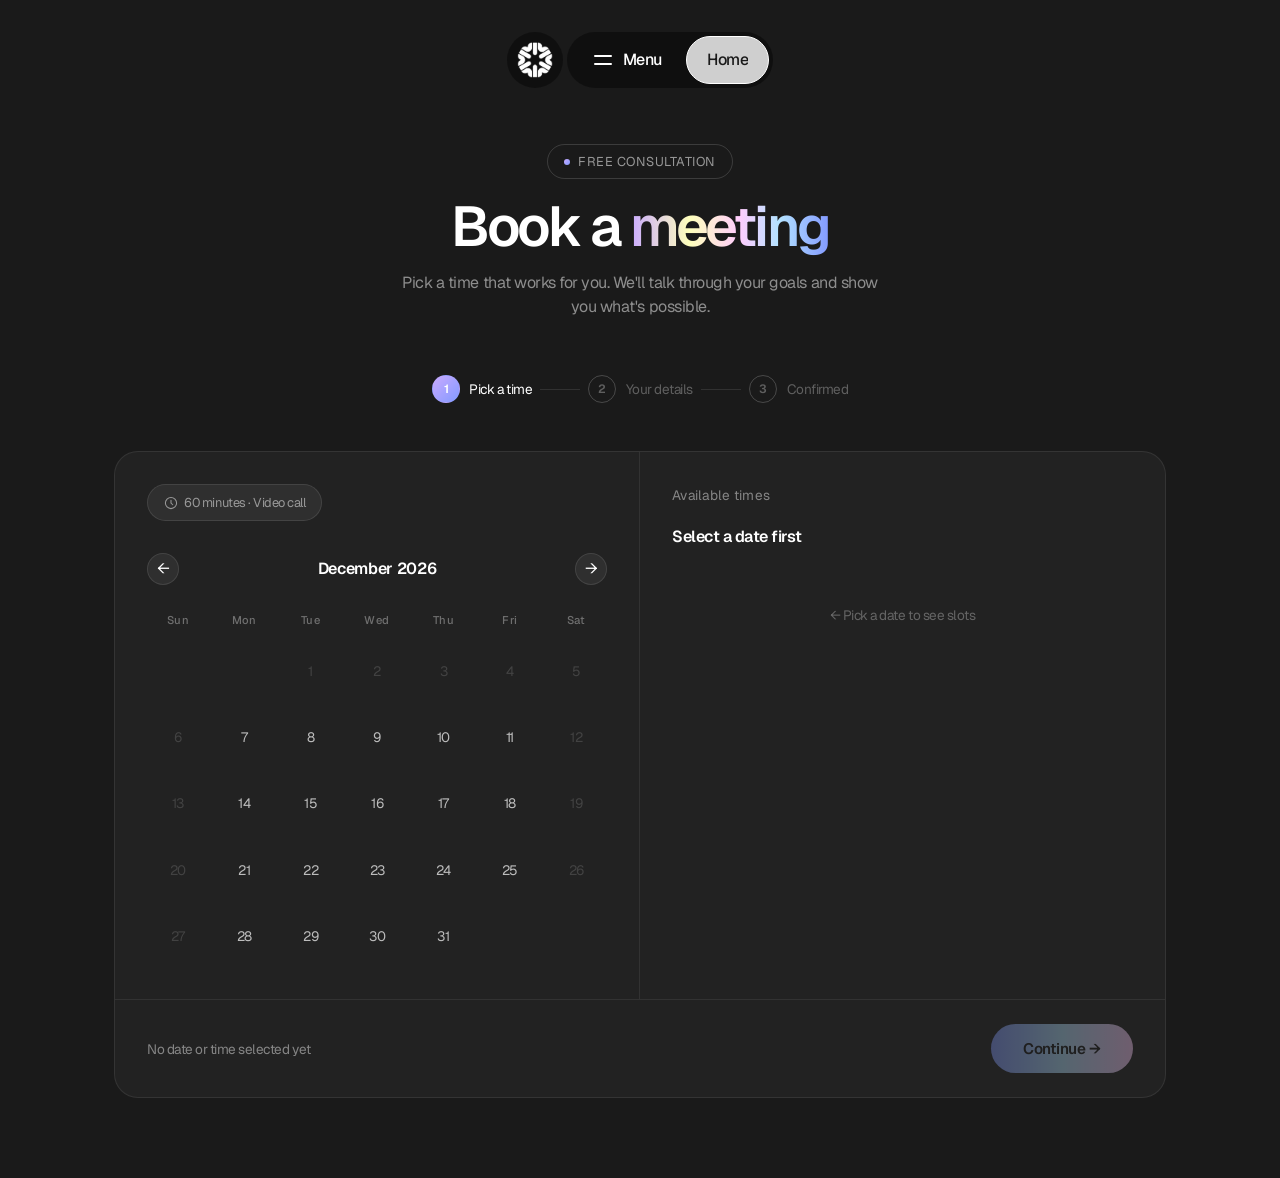
<file: calendar.html>
<!DOCTYPE html>
<html lang="en">

<head>
  <script id="dp_tag" async src="https://api.digitalpilot.app/tag.js?id=D54pyvK"></script>
  <meta charset="utf-8">
  <title>Bissolve - let's solve it</title>
  <meta
    content="We build and manage the tech systems that help businesses run smarter, grow faster, and stop losing time to things a system should handle. Bissolve is here. Let's Solve It."
    name="description">
  <meta content="Bissolve - Technology that works for your business" property="og:title">
  <meta
    content="We build and manage the tech systems that help businesses run smarter, grow faster, and stop losing time to things a system should handle. Bissolve is here. Let's Solve It."
    property="og:description">
  <meta content="https://www.bissolve.com/images/Bissolve-web-thumbnail.jpg" property="og:image">
  <meta content="Bissolve - Technology that works for your business" property="twitter:title">
  <meta
    content="We build and manage the tech systems that help businesses run smarter, grow faster, and stop losing time to things a system should handle. Bissolve is here. Let's Solve It."
    property="twitter:description">
  <meta property="og:type" content="website">
  <meta property="og:url" content="https://www.bissolve.com/">
  <meta property="og:site_name" content="Bissolve">
  <meta content="summary_large_image" name="twitter:card">
  <meta content="width=device-width, initial-scale=1" name="viewport">
  <link href="css/normalize.css" rel="stylesheet" type="text/css">
  <link href="css/webflow.css" rel="stylesheet" type="text/css">
  <link href="css/bissolves-fabulous-site.webflow.css" rel="stylesheet" type="text/css">
  <style>
    html.w-mod-js:not(.w-mod-ix3) :is(.icon-button, .process-line, .about-text, .preload-logo, .preload-text) {
      visibility: hidden !important;
    }
  </style>
  <script
    type="text/javascript">!function (o, c) { var n = c.documentElement, t = " w-mod-"; n.className += t + "js", ("ontouchstart" in o || o.DocumentTouch && c instanceof DocumentTouch) && (n.className += t + "touch") }(window, document);</script>
  <link href="images/blue_logo1.png" rel="shortcut icon" type="image/x-icon">
  <link href="images/blue_logo1.png" rel="apple-touch-icon">
  <style>
    .navbar-brand-logo {
      width: 2.2rem !important;
      height: 2.2rem !important;
      object-fit: contain !important;
      padding: 0 !important;
      aspect-ratio: 1 !important;
    }

    .navbar-brand-link {
      padding: 0.6rem !important;
      display: flex !important;
      align-items: center !important;
      justify-content: center !important;
    }
  </style>
  <!-- Google Analytics 4 -->
  <script async src="https://www.googletagmanager.com/gtag/js?id=G-J3KYXNLBYW"></script>
  <script>
    window.dataLayer = window.dataLayer || [];
    function gtag() { dataLayer.push(arguments); }
    gtag('js', new Date());
    gtag('config', 'G-J3KYXNLBYW', { send_page_view: true, cookie_flags: 'SameSite=None;Secure' });
  </script>

  <style>
    *,
    *::before,
    *::after {
      box-sizing: border-box;
    }

    .navbar-brand-logo {
      width: 2.2rem !important;
      height: 2.2rem !important;
      object-fit: contain !important;
      padding: 0 !important;
    }

    .navbar-brand-link {
      padding: 0.6rem !important;
      display: flex !important;
      align-items: center !important;
      justify-content: center !important;
    }

    .book-page {
      min-height: 100vh;
      background-color: #1a1a1a;
      color: #fff;
      font-family: Geist, Arial, sans-serif;
      padding-top: 9rem;
      padding-bottom: 5rem;
    }

    .book-container {
      max-width: 1100px;
      margin: 0 auto;
      padding: 0 1.5rem;
    }

    /* Header */
    .book-header {
      text-align: center;
      margin-bottom: 3.5rem;
    }

    .book-tag {
      display: inline-flex;
      align-items: center;
      gap: .5rem;
      border: 1px solid rgba(255, 255, 255, .15);
      border-radius: 100vw;
      padding: .35rem 1rem;
      font-size: .8rem;
      letter-spacing: .04em;
      text-transform: uppercase;
      color: rgba(255, 255, 255, .55);
      margin-bottom: 1.25rem;
    }

    .book-tag-dot {
      width: 6px;
      height: 6px;
      border-radius: 50%;
      background: linear-gradient(135deg, #c9aaff, #839aff);
    }

    .book-title {
      font-size: clamp(2.2rem, 5vw, 3.5rem);
      font-weight: 600;
      letter-spacing: -.05em;
      line-height: 1em;
      margin-bottom: 1rem;
    }

    .book-title span {
      background: linear-gradient(90deg, #c9aaff, #feffbc 30%, #ffcdfd 55%, #b3e2ff 75%, #839aff);
      -webkit-background-clip: text;
      -webkit-text-fill-color: transparent;
      background-clip: text;
    }

    .book-subtitle {
      color: rgba(255, 255, 255, .5);
      font-size: 1rem;
      max-width: 480px;
      margin: 0 auto;
      line-height: 1.5;
    }

    /* Steps */
    .book-steps {
      display: flex;
      align-items: center;
      justify-content: center;
      gap: 0;
      margin-bottom: 3rem;
    }

    .step-item {
      display: flex;
      align-items: center;
      gap: .6rem;
      font-size: .85rem;
      color: rgba(255, 255, 255, .3);
      transition: color .3s;
    }

    .step-item.active {
      color: #fff;
    }

    .step-item.done {
      color: rgba(255, 255, 255, .5);
    }

    .step-num {
      width: 1.75rem;
      height: 1.75rem;
      border-radius: 50%;
      border: 1px solid rgba(255, 255, 255, .2);
      display: flex;
      align-items: center;
      justify-content: center;
      font-size: .75rem;
      font-weight: 600;
      transition: all .3s;
      flex-shrink: 0;
    }

    .step-item.active .step-num {
      background: linear-gradient(135deg, #c9aaff, #839aff);
      border-color: transparent;
      color: #fff;
    }

    .step-item.done .step-num {
      background: rgba(255, 255, 255, .08);
      border-color: rgba(255, 255, 255, .15);
    }

    .step-item.done .step-num::after {
      content: "✓";
    }

    .step-item.done .step-label {
      display: none;
    }

    .step-line {
      width: 2.5rem;
      height: 1px;
      background: rgba(255, 255, 255, .1);
      margin: 0 .5rem;
    }

    /* Card */
    .book-card {
      background: rgba(255, 255, 255, .04);
      border: 1px solid rgba(255, 255, 255, .08);
      border-radius: 1.5rem;
      overflow: hidden;
    }

    .step-panel {
      display: none;
    }

    .step-panel.active {
      display: block;
    }

    /* Step 1 – picker */
    .picker-layout {
      display: grid;
      grid-template-columns: 1fr 1fr;
      gap: 0;
    }

    @media (max-width: 700px) {
      .picker-layout {
        grid-template-columns: 1fr;
      }
    }

    .calendar-side {
      padding: 2rem;
      border-right: 1px solid rgba(255, 255, 255, .07);
    }

    @media (max-width: 700px) {
      .calendar-side {
        border-right: none;
        border-bottom: 1px solid rgba(255, 255, 255, .07);
      }
    }

    .duration-badge {
      display: inline-flex;
      align-items: center;
      gap: .4rem;
      background: rgba(255, 255, 255, .06);
      border: 1px solid rgba(255, 255, 255, .1);
      border-radius: 100vw;
      padding: .4rem 1rem;
      font-size: .8rem;
      color: rgba(255, 255, 255, .5);
      margin-bottom: 2rem;
    }

    .cal-nav {
      display: flex;
      align-items: center;
      justify-content: space-between;
      margin-bottom: 1.25rem;
    }

    .cal-nav-btn {
      width: 2rem;
      height: 2rem;
      border-radius: 50%;
      background: rgba(255, 255, 255, .06);
      border: 1px solid rgba(255, 255, 255, .1);
      color: #fff;
      cursor: pointer;
      display: flex;
      align-items: center;
      justify-content: center;
      font-size: 1rem;
      transition: background .2s;
    }

    .cal-nav-btn:hover {
      background: rgba(255, 255, 255, .12);
    }

    .cal-month {
      font-weight: 600;
      font-size: 1rem;
      letter-spacing: -.02em;
    }

    .cal-grid {
      display: grid;
      grid-template-columns: repeat(7, 1fr);
      gap: .3rem;
    }

    .cal-day-label {
      text-align: center;
      font-size: .7rem;
      color: rgba(255, 255, 255, .35);
      padding: .25rem 0;
      font-weight: 500;
      letter-spacing: .04em;
    }

    .cal-day {
      aspect-ratio: 1;
      display: flex;
      align-items: center;
      justify-content: center;
      border-radius: .6rem;
      font-size: .85rem;
      cursor: pointer;
      transition: all .2s;
      border: 1px solid transparent;
      color: rgba(255, 255, 255, .7);
      user-select: none;
    }

    .cal-day:hover:not(.disabled):not(.empty) {
      background: rgba(255, 255, 255, .08);
      border-color: rgba(255, 255, 255, .12);
    }

    .cal-day.today {
      border-color: rgba(201, 170, 255, .4);
      color: #c9aaff;
    }

    .cal-day.selected {
      background: linear-gradient(135deg, #c9aaff, #839aff);
      border-color: transparent;
      color: #fff;
      font-weight: 600;
    }

    .cal-day.disabled {
      color: rgba(255, 255, 255, .15);
      cursor: not-allowed;
    }

    .cal-day.empty {
      cursor: default;
    }

    /* Time side */
    .time-side {
      padding: 2rem;
    }

    .time-side-title {
      font-size: .85rem;
      color: rgba(255, 255, 255, .45);
      margin-bottom: 1.25rem;
      letter-spacing: .02em;
    }

    .time-side-date {
      font-weight: 600;
      color: #fff;
      font-size: 1rem;
      margin-bottom: 1.5rem;
    }

    .time-grid {
      display: grid;
      grid-template-columns: 1fr 1fr;
      gap: .5rem;
      max-height: 340px;
      overflow-y: auto;
      scrollbar-width: thin;
      scrollbar-color: rgba(255, 255, 255, .1) transparent;
    }

    .time-slot {
      padding: .65rem .75rem;
      border-radius: .75rem;
      border: 1px solid rgba(255, 255, 255, .1);
      background: rgba(255, 255, 255, .04);
      color: rgba(255, 255, 255, .7);
      font-size: .85rem;
      cursor: pointer;
      text-align: center;
      transition: all .2s;
      font-family: Geist, Arial, sans-serif;
    }

    .time-slot:hover {
      background: rgba(255, 255, 255, .1);
      border-color: rgba(255, 255, 255, .2);
    }

    .time-slot.selected {
      background: linear-gradient(135deg, #c9aaff22, #839aff22);
      border-color: #c9aaff;
      color: #c9aaff;
      font-weight: 600;
    }

    .time-slot.booked {
      opacity: .3;
      cursor: not-allowed;
      text-decoration: line-through;
    }

    .time-slot.booked:hover {
      background: rgba(255, 255, 255, .04);
      border-color: rgba(255, 255, 255, .1);
    }

    .time-empty {
      grid-column: 1/-1;
      text-align: center;
      color: rgba(255, 255, 255, .3);
      font-size: .85rem;
      padding: 2rem 0;
    }

    .time-tz-badge {
      font-size: .75rem;
      color: rgba(255, 255, 255, .35);
      margin-bottom: 1rem;
      display: flex;
      align-items: center;
      gap: .35rem;
    }

    .time-tz-badge svg {
      flex-shrink: 0;
      opacity: .6;
    }

    .time-loading {
      grid-column: 1/-1;
      text-align: center;
      color: rgba(255, 255, 255, .3);
      font-size: .85rem;
      padding: 2rem 0;
      display: flex;
      align-items: center;
      justify-content: center;
      gap: .6rem;
    }

    .time-loading-dot {
      width: 6px;
      height: 6px;
      border-radius: 50%;
      background: rgba(255, 255, 255, .3);
      animation: pulse 1.2s ease-in-out infinite;
    }

    .time-loading-dot:nth-child(2) {
      animation-delay: .2s;
    }

    .time-loading-dot:nth-child(3) {
      animation-delay: .4s;
    }

    @keyframes pulse {

      0%,
      100% {
        opacity: .3
      }

      50% {
        opacity: 1
      }
    }

    /* Step 1 footer */
    .step-footer {
      padding: 1.5rem 2rem;
      border-top: 1px solid rgba(255, 255, 255, .07);
      display: flex;
      align-items: center;
      justify-content: space-between;
    }

    .selected-summary {
      font-size: .85rem;
      color: rgba(255, 255, 255, .45);
    }

    .selected-summary strong {
      color: #fff;
    }

    /* Step 2 – form */
    .form-side {
      padding: 2.5rem 2rem;
      max-width: 560px;
      margin: 0 auto;
    }

    .form-booking-summary {
      display: flex;
      align-items: center;
      gap: 1rem;
      background: rgba(201, 170, 255, .08);
      border: 1px solid rgba(201, 170, 255, .2);
      border-radius: 1rem;
      padding: 1rem 1.25rem;
      margin-bottom: 2rem;
    }

    .form-booking-summary-icon {
      width: 2.5rem;
      height: 2.5rem;
      border-radius: .75rem;
      background: linear-gradient(135deg, #c9aaff33, #839aff33);
      display: flex;
      align-items: center;
      justify-content: center;
      font-size: 1.2rem;
      flex-shrink: 0;
    }

    .form-booking-summary-text {
      font-size: .85rem;
      color: rgba(255, 255, 255, .7);
    }

    .form-booking-summary-text strong {
      color: #fff;
      display: block;
      font-size: .95rem;
    }

    .form-grid {
      display: grid;
      grid-template-columns: 1fr 1fr;
      gap: 1rem;
    }

    @media (max-width: 500px) {
      .form-grid {
        grid-template-columns: 1fr;
      }
    }

    .form-group {
      display: flex;
      flex-direction: column;
      gap: .45rem;
    }

    .form-group.full {
      grid-column: 1/-1;
    }

    .form-label {
      font-size: .8rem;
      color: rgba(255, 255, 255, .5);
      letter-spacing: .02em;
    }

    .form-input,
    .form-select,
    .form-textarea {
      background: rgba(255, 255, 255, .05);
      border: 1px solid rgba(255, 255, 255, .1);
      border-radius: .75rem;
      padding: .75rem 1rem;
      color: #fff;
      font-size: .9rem;
      font-family: Geist, Arial, sans-serif;
      transition: border-color .2s, background .2s;
      outline: none;
      width: 100%;
    }

    .form-input:focus,
    .form-select:focus,
    .form-textarea:focus {
      border-color: rgba(201, 170, 255, .5);
      background: rgba(255, 255, 255, .07);
    }

    .form-input::placeholder,
    .form-textarea::placeholder {
      color: rgba(255, 255, 255, .25);
    }

    .form-select {
      appearance: none;
      -webkit-appearance: none;
      background-image: url("data:image/svg+xml,%3Csvg xmlns='http://www.w3.org/2000/svg' width='12' height='8' fill='none'%3E%3Cpath d='M1 1l5 5 5-5' stroke='%23ffffff55' stroke-width='1.5' stroke-linecap='round'/%3E%3C/svg%3E");
      background-repeat: no-repeat;
      background-position: right 1rem center;
      cursor: pointer;
    }

    .form-select option {
      background: #1a1a1a;
      color: #fff;
    }

    .form-textarea {
      resize: vertical;
      min-height: 90px;
      line-height: 1.5;
    }

    /* Step 3 – success */
    .success-panel {
      padding: 4rem 2rem;
      text-align: center;
      max-width: 480px;
      margin: 0 auto;
    }

    .success-icon {
      width: 4.5rem;
      height: 4.5rem;
      border-radius: 50%;
      background: linear-gradient(135deg, #c9aaff33, #839aff33);
      border: 1px solid rgba(201, 170, 255, .3);
      display: flex;
      align-items: center;
      justify-content: center;
      font-size: 2rem;
      margin: 0 auto 1.5rem;
    }

    .success-title {
      font-size: 1.75rem;
      font-weight: 600;
      letter-spacing: -.04em;
      margin-bottom: .75rem;
    }

    .success-desc {
      color: rgba(255, 255, 255, .5);
      font-size: .95rem;
      line-height: 1.6;
      margin-bottom: 2rem;
    }

    .success-details {
      background: rgba(255, 255, 255, .04);
      border: 1px solid rgba(255, 255, 255, .08);
      border-radius: 1rem;
      padding: 1.25rem 1.5rem;
      text-align: left;
      margin-bottom: 2rem;
    }

    .success-detail-row {
      display: flex;
      justify-content: space-between;
      align-items: center;
      padding: .5rem 0;
      border-bottom: 1px solid rgba(255, 255, 255, .06);
      font-size: .85rem;
    }

    .success-detail-row:last-child {
      border-bottom: none;
    }

    .success-detail-row span:first-child {
      color: rgba(255, 255, 255, .4);
    }

    .success-detail-row span:last-child {
      color: #fff;
      font-weight: 500;
    }

    /* Buttons */
    .btn-primary {
      display: inline-flex;
      align-items: center;
      justify-content: center;
      gap: .5rem;
      background: linear-gradient(270deg, #c9aaff, #feffbc 25%, #ffcdfd 50%, #b3e2ff 75%, #839aff);
      background-size: 200% auto;
      border: none;
      border-radius: 100vw;
      color: #1a1a1a;
      font-size: .95rem;
      font-weight: 600;
      font-family: Geist, Arial, sans-serif;
      padding: .85rem 2rem;
      cursor: pointer;
      transition: opacity .2s, transform .15s, background-position .4s;
      letter-spacing: -.02em;
    }

    .btn-primary:hover {
      opacity: .9;
      background-position: right center;
      transform: translateY(-1px);
    }

    .btn-primary:disabled {
      opacity: .35;
      cursor: not-allowed;
      transform: none;
    }

    .btn-ghost {
      display: inline-flex;
      align-items: center;
      justify-content: center;
      gap: .5rem;
      background: transparent;
      border: 1px solid rgba(255, 255, 255, .15);
      border-radius: 100vw;
      color: rgba(255, 255, 255, .6);
      font-size: .9rem;
      font-family: Geist, Arial, sans-serif;
      padding: .75rem 1.5rem;
      cursor: pointer;
      transition: all .2s;
    }

    .btn-ghost:hover {
      border-color: rgba(255, 255, 255, .3);
      color: #fff;
    }

    /* Spinner */
    .spinner {
      width: 1.1rem;
      height: 1.1rem;
      border: 2px solid rgba(26, 26, 26, .3);
      border-top-color: #1a1a1a;
      border-radius: 50%;
      animation: spin .7s linear infinite;
      display: none;
    }

    .btn-primary.loading .spinner {
      display: block;
    }

    .btn-primary.loading .btn-label {
      display: none;
    }

    @keyframes spin {
      to {
        transform: rotate(360deg);
      }
    }


    @media (max-width: 480px) {
      .book-steps {
        gap: 0;
      }

      .step-line {
        width: 1.5rem;
      }

      .book-card {
        border-radius: 1rem;
      }

      .form-side {
        padding: 1.5rem 1.25rem;
      }

      .calendar-side,
      .time-side {
        padding: 1.25rem;
      }

      .step-footer {
        flex-direction: column;
        gap: 1rem;
        align-items: flex-start;
      }
    }
  </style>
  <link rel="canonical" href="https://www.bissolve.com/calendar.html">
  <meta name="robots" content="index, follow, max-image-preview:large">
  <script type="application/ld+json">
  {
    "@context": "https://schema.org",
    "@type": "Organization",
    "name": "Bissolve",
    "url": "https://www.bissolve.com",
    "logo": "https://www.bissolve.com/images/blue_logo1.png",
    "sameAs": []
  }
  </script>
  <script type="application/ld+json">
  {
    "@context": "https://schema.org",
    "@type": "WebSite",
    "name": "Bissolve",
    "url": "https://www.bissolve.com"
  }
  </script>
  <script type="application/ld+json">
  {
    "@context": "https://schema.org",
    "@type": "ContactPage",
    "name": "Contact Bissolve",
    "url": "https://www.bissolve.com/calendar.html"
  }
  </script>
</head>

<body>
  <div class="main-wrapper">

    <!-- Navbar -->
    <div class="navbar-wraper">
      <div class="navbar-bg-blur"></div>
      <div data-animation="default" data-collapse="all" data-duration="0" data-easing="ease" data-easing2="ease"
        role="banner" class="navbar w-nav">
        <div class="navbar-container">
          <a href="index.html" aria-current="page" class="navbar-brand-link w-nav-brand w--current"><img alt="Bissolve"
              src="images/favicon.png" loading="lazy" class="navbar-brand-logo"></a>
          <div class="navbar-actions">
            <div class="nav_menu-button w-nav-button">
              <div class="nav_menu-button-layout">
                <div class="menu-icon_component">
                  <div class="menu-icon_line-top"></div>
                  <div class="menu-icon_line-bottom"></div>
                </div>
                <div>Menu</div>
              </div>
            </div>
            <a data-wf--button--variant="nav-button" href="index.html"
              class="button w-variant-d6f4d07e-f571-00de-5ad3-41cfcf2e46d1 w-inline-block">
              <div class="button-inner w-variant-d6f4d07e-f571-00de-5ad3-41cfcf2e46d1">
                <div class="button-contact-avt"><img sizes="(max-width: 3264px) 100vw, 3264px, 100vw"
                    srcset="images/20260314_132016-p-500.png 500w, images/20260314_132016-p-800.png 800w, images/20260314_132016-p-1080.png 1080w, images/20260314_132016-p-1600.png 1600w, images/20260314_132016-p-2000.png 2000w, images/20260314_132016-p-2600.png 2600w, images/20260314_132016-p-3200.png 3200w, images/20260314_132016.png 3264w"
                    alt="" src="images/20260314_132016.png" loading="lazy" class="button-contact-avt-img"><img
                    sizes="(max-width: 3264px) 100vw, 3264px"
                    srcset="images/20260314_132016-p-500.png 500w, images/20260314_132016-p-800.png 800w, images/20260314_132016-p-1080.png 1080w, images/20260314_132016-p-1600.png 1600w, images/20260314_132016-p-2000.png 2000w, images/20260314_132016-p-2600.png 2600w, images/20260314_132016-p-3200.png 3200w, images/20260314_132016.png 3264w"
                    alt="" src="images/20260314_132016.png" loading="lazy" class="button-contact-avt-img"></div>
                <div class="button-text-wrap" data-nosnippet>
                  <div class="button-text w-variant-d6f4d07e-f571-00de-5ad3-41cfcf2e46d1" data-nosnippet>Home</div>
                </div>
              </div>
              <div class="button-innershadow w-variant-d6f4d07e-f571-00de-5ad3-41cfcf2e46d1"></div>
            </a>
          </div>
          <nav role="navigation" class="nav-menu w-nav-menu">
            <div class="nav-menu-link-wrap">
              <a href="#about-section" class="nav-link w-nav-link">About</a>
              <a href="#values-section" class="nav-link w-nav-link">Values</a>
              <a href="#service-section" class="nav-link w-nav-link">Services</a>
              <a href="#process-section" class="nav-link w-nav-link">Process</a>
              <a href="#integrations-section" class="nav-link w-nav-link">Integrations</a>
              <a href="#FAQ-section" class="nav-link w-nav-link">FAQs</a>
            </div>
          </nav>
        </div>
      </div>
    </div>

    <!-- Main -->
    <main class="book-page">
      <div class="book-container">

        <div class="book-header">
          <div class="book-tag">
            <div class="book-tag-dot"></div>Free consultation
          </div>
          <h1 class="book-title">Book a <span>meeting</span></h1>
          <p class="book-subtitle">Pick a time that works for you. We'll talk through your goals and show you what's
            possible.</p>
        </div>

        <div class="book-steps">
          <div class="step-item active" id="step-ind-1">
            <div class="step-num">1</div>
            <span class="step-label">Pick a time</span>
          </div>
          <div class="step-line"></div>
          <div class="step-item" id="step-ind-2">
            <div class="step-num">2</div>
            <span class="step-label">Your details</span>
          </div>
          <div class="step-line"></div>
          <div class="step-item" id="step-ind-3">
            <div class="step-num">3</div>
            <span class="step-label">Confirmed</span>
          </div>
        </div>

        <div class="book-card">

          <!-- STEP 1: Date + Time -->
          <div class="step-panel active" id="panel-1">
            <div class="picker-layout">
              <div class="calendar-side">
                <div class="duration-badge">
                  <svg width="14" height="14" fill="none" viewBox="0 0 20 20">
                    <circle cx="10" cy="10" r="8" stroke="currentColor" stroke-width="1.5" />
                    <path d="M10 6v4l2.5 2.5" stroke="currentColor" stroke-width="1.5" stroke-linecap="round" />
                  </svg>
                  60 minutes · Video call
                </div>
                <div class="cal-nav">
                  <button class="cal-nav-btn" id="prev-month">&#8592;</button>
                  <div class="cal-month" id="cal-month-label"></div>
                  <button class="cal-nav-btn" id="next-month">&#8594;</button>
                </div>
                <div class="cal-grid" id="cal-grid"></div>
              </div>

              <div class="time-side">
                <div class="time-side-title">Available times</div>
                <div class="time-side-date" id="time-side-date">Select a date first</div>
                <div class="time-tz-badge" id="time-tz-badge" style="display:none;"></div>
                <div class="time-grid" id="time-grid">
                  <div class="time-empty">← Pick a date to see slots</div>
                </div>
              </div>
            </div>

            <div class="step-footer">
              <div class="selected-summary" id="step1-summary">No date or time selected yet</div>
              <button class="btn-primary" id="btn-next-1" disabled>Continue →</button>
            </div>
          </div>

          <!-- STEP 2: Details -->
          <div class="step-panel" id="panel-2">
            <div class="form-side">
              <div class="form-booking-summary" id="form-summary-box">
                <div class="form-booking-summary-icon">📅</div>
                <div class="form-booking-summary-text">
                  <strong id="form-summary-datetime">—</strong>
                  60-minute video call · Free
                </div>
              </div>

              <form id="booking-form" autocomplete="off">
                <div class="form-grid">
                  <div class="form-group">
                    <label class="form-label">First name *</label>
                    <input class="form-input" type="text" name="firstName" placeholder="John" required>
                  </div>
                  <div class="form-group">
                    <label class="form-label">Last name *</label>
                    <input class="form-input" type="text" name="lastName" placeholder="Doe" required>
                  </div>
                  <div class="form-group full">
                    <label class="form-label">Email *</label>
                    <input class="form-input" type="email" name="email" placeholder="john@company.com" required>
                  </div>
                  <div class="form-group full">
                    <label class="form-label">Phone number</label>
                    <input class="form-input" type="tel" name="phone" placeholder="+1 234 567 8900">
                  </div>
                  <div class="form-group full">
                    <label class="form-label">What are you looking for? *</label>
                    <select class="form-select" name="service" required>
                      <option value="" disabled selected>Select a service</option>
                      <option value="Tech Systems Setup">Tech Systems Setup</option>
                      <option value="Automation & Workflows">Automation & Workflows</option>
                      <option value="CRM & Data Management">CRM & Data Management</option>
                      <option value="AI Integration">AI Integration</option>
                      <option value="AI Agents">AI Agents</option>
                      <option value="Web & App Development">Web & App Development</option>
                      <option value="Ongoing Support">Ongoing Support</option>
                      <option value="Other">Other / Not sure yet</option>
                    </select>
                  </div>
                  <div class="form-group full">
                    <label class="form-label">Anything you'd like us to know? (optional)</label>
                    <textarea class="form-textarea" name="message"
                      placeholder="Tell us a bit about your project or goals..."></textarea>
                  </div>
                </div>
                <div style="display:flex;gap:1rem;margin-top:1.75rem;flex-wrap:wrap;">
                  <button type="button" class="btn-ghost" id="btn-back-1">← Back</button>
                  <button type="submit" class="btn-primary" id="btn-submit" style="flex:1;min-width:180px;">
                    <span class="btn-label">Confirm booking</span>
                    <div class="spinner"></div>
                  </button>
                </div>
              </form>
            </div>
          </div>

          <!-- STEP 3: Success -->
          <div class="step-panel" id="panel-3">
            <div class="success-panel">
              <div class="success-icon">✓</div>
              <h2 class="success-title">You're all set!</h2>
              <p class="success-desc">Your meeting has been booked. Check your inbox for a confirmation — we're looking
                forward to chatting with you.</p>
              <div class="success-details">
                <div class="success-detail-row">
                  <span>Date & Time</span><span id="confirm-datetime">—</span>
                </div>
                <div class="success-detail-row">
                  <span>Duration</span><span>60 minutes</span>
                </div>
                <div class="success-detail-row">
                  <span>Format</span><span>Video call (link sent by email)</span>
                </div>
                <div class="success-detail-row">
                  <span>Name</span><span id="confirm-name">—</span>
                </div>
                <div class="success-detail-row">
                  <span>Email</span><span id="confirm-email">—</span>
                </div>
              </div>
              <a href="index.html" class="btn-primary" style="text-decoration:none;display:inline-flex;">← Back to
                Bissolve</a>
            </div>
          </div>

        </div><!-- /book-card -->
      </div><!-- /book-container -->
    </main>
  </div>

  <script>
    // ── CONFIG ────────────────────────────────────────────────────────────────
    const APPS_SCRIPT_URL = 'https://script.google.com/macros/s/AKfycbw-8BHWAhfYm_nGITW5FUSN0EmeRgpvYh7O81y-qbTWR-p7YAc9V-gDlb7Ga8xnSNds0w/exec';
    const BISSOLVE_TIMEZONE = 'Asia/Dubai'; // Bissolve's local timezone
    const USER_TIMEZONE = Intl.DateTimeFormat().resolvedOptions().timeZone;
    // ─────────────────────────────────────────────────────────────────────────

    // 60-min slots, Mon–Fri 9am–6pm in BISSOLVE_TIMEZONE
    const TIME_SLOTS = [
      '9:00 AM', '10:00 AM', '11:00 AM',
      '12:00 PM', '1:00 PM', '2:00 PM',
      '3:00 PM', '4:00 PM', '5:00 PM'
    ];

    let selectedDate = null;
    let selectedTime = null;
    let selectedTimeDisplay = null;
    let bookedSlots = [];
    let currentYear, currentMonth;

    const today = new Date();
    today.setHours(0, 0, 0, 0);
    currentYear = today.getFullYear();
    currentMonth = today.getMonth();

    // ── Timezone helpers ──────────────────────────────────────────────────────
    function getTzOffsetMs(tz, utcDate) {
      const fmt = new Intl.DateTimeFormat('en-US', {
        timeZone: tz, year: 'numeric', month: '2-digit', day: '2-digit',
        hour: '2-digit', minute: '2-digit', second: '2-digit', hour12: false
      });
      const parts = fmt.formatToParts(utcDate);
      const p = {};
      parts.forEach(x => { if (x.type !== 'literal') p[x.type] = parseInt(x.value); });
      if (p.hour === 24) p.hour = 0;
      const localAsUTC = Date.UTC(p.year, p.month - 1, p.day, p.hour, p.minute, p.second);
      return localAsUTC - utcDate.getTime();
    }

    function convertSlotToUserTz(date, slotStr) {
      const match = slotStr.match(/(\d+):(\d+)\s*(AM|PM)/i);
      if (!match) return slotStr;
      let h = parseInt(match[1]);
      const m = parseInt(match[2]);
      const period = match[3].toUpperCase();
      if (period === 'PM' && h !== 12) h += 12;
      if (period === 'AM' && h === 12) h = 0;
      const fakeUTC = new Date(Date.UTC(date.getFullYear(), date.getMonth(), date.getDate(), h, m, 0));
      const bizOffsetMs = getTzOffsetMs(BISSOLVE_TIMEZONE, fakeUTC);
      const trueUTC = new Date(fakeUTC.getTime() - bizOffsetMs);
      return trueUTC.toLocaleTimeString('en-US', {
        timeZone: USER_TIMEZONE, hour: 'numeric', minute: '2-digit', hour12: true
      });
    }

    function tzLabel(tz) {
      try {
        const parts = new Intl.DateTimeFormat('en-US', { timeZone: tz, timeZoneName: 'short' }).formatToParts(new Date());
        const abbr = parts.find(p => p.type === 'timeZoneName')?.value || '';
        return `${tz.replace(/_/g, ' ')} (${abbr})`;
      } catch { return tz; }
    }

    // ── Fetch booked slots from Apps Script ───────────────────────────────────
    function dateKey(date) {
      return `${date.getFullYear()}-${String(date.getMonth() + 1).padStart(2, '0')}-${String(date.getDate()).padStart(2, '0')}`;
    }

    async function fetchBookedSlots(date) {
      try {
        const url = `${APPS_SCRIPT_URL}?action=getBookedSlots&date=${dateKey(date)}`;
        const res = await fetch(url, { mode: 'cors', redirect: 'follow' });
        if (!res.ok) throw new Error(`HTTP ${res.status}`);
        const data = await res.json();
        return Array.isArray(data.bookedSlots) ? data.bookedSlots.map(s => String(s).trim()) : [];
      } catch (e) {
        console.warn('Could not fetch booked slots:', e.message);
        return [];
      }
    }

    // ── Calendar ──────────────────────────────────────────────────────────────
    const MONTHS = ['January', 'February', 'March', 'April', 'May', 'June', 'July', 'August', 'September', 'October', 'November', 'December'];
    const DAYS = ['Sun', 'Mon', 'Tue', 'Wed', 'Thu', 'Fri', 'Sat'];

    function renderCalendar() {
      document.getElementById('cal-month-label').textContent = `${MONTHS[currentMonth]} ${currentYear}`;
      const grid = document.getElementById('cal-grid');
      grid.innerHTML = '';
      DAYS.forEach(d => {
        const el = document.createElement('div');
        el.className = 'cal-day-label';
        el.textContent = d;
        grid.appendChild(el);
      });
      const firstDay = new Date(currentYear, currentMonth, 1).getDay();
      const daysInMonth = new Date(currentYear, currentMonth + 1, 0).getDate();
      for (let i = 0; i < firstDay; i++) {
        const el = document.createElement('div'); el.className = 'cal-day empty'; grid.appendChild(el);
      }
      // Cutoff: require 24h advance booking
      const cutoff = new Date(Date.now() + 24 * 60 * 60 * 1000);
      for (let d = 1; d <= daysInMonth; d++) {
        const el = document.createElement('div');
        const date = new Date(currentYear, currentMonth, d);
        const dow = date.getDay();
        // A day is "available" if it's a weekday AND at least one slot is after cutoff
        const lastSlotStr = TIME_SLOTS[TIME_SLOTS.length - 1];
        const lastSlotMatch = lastSlotStr.match(/(\d+):(\d+)\s*(AM|PM)/i);
        let lh = parseInt(lastSlotMatch[1]);
        if (lastSlotMatch[3].toUpperCase() === 'PM' && lh !== 12) lh += 12;
        const lastSlotTime = new Date(date);
        lastSlotTime.setHours(lh, 0, 0, 0);
        const isPast = lastSlotTime <= cutoff;
        const isWeekend = dow === 0 || dow === 6;
        el.className = 'cal-day';
        el.textContent = d;
        if (isPast || isWeekend) {
          el.classList.add('disabled');
        } else {
          if (date.getTime() === today.getTime()) el.classList.add('today');
          if (selectedDate && date.getTime() === selectedDate.getTime()) el.classList.add('selected');
          el.addEventListener('click', () => selectDate(date));
        }
        grid.appendChild(el);
      }
    }

    async function selectDate(date) {
      selectedDate = date; selectedTime = null; selectedTimeDisplay = null; bookedSlots = [];
      renderCalendar();
      renderTimeSlotsLoading();
      updateSummary();
      bookedSlots = await fetchBookedSlots(date);
      renderTimeSlots();
    }

    // ── Time slots ────────────────────────────────────────────────────────────
    function renderTimeSlotsLoading() {
      document.getElementById('time-side-date').textContent = selectedDate.toLocaleDateString('en-US', { weekday: 'long', month: 'long', day: 'numeric' });
      document.getElementById('time-tz-badge').style.display = 'none';
      document.getElementById('time-grid').innerHTML = `<div class="time-loading"><div class="time-loading-dot"></div><div class="time-loading-dot"></div><div class="time-loading-dot"></div></div>`;
    }

    function renderTimeSlots() {
      const grid = document.getElementById('time-grid');
      const dateEl = document.getElementById('time-side-date');
      const tzBadge = document.getElementById('time-tz-badge');
      if (!selectedDate) {
        dateEl.textContent = 'Select a date first';
        tzBadge.style.display = 'none';
        grid.innerHTML = '<div class="time-empty">← Pick a date to see slots</div>';
        return;
      }
      dateEl.textContent = selectedDate.toLocaleDateString('en-US', { weekday: 'long', month: 'long', day: 'numeric' });
      grid.innerHTML = '';

      if (USER_TIMEZONE !== BISSOLVE_TIMEZONE) {
        tzBadge.innerHTML = `
          <svg width="12" height="12" fill="none" viewBox="0 0 20 20"><circle cx="10" cy="10" r="8" stroke="currentColor" stroke-width="1.5"/><path d="M10 6v4l2.5 2.5" stroke="currentColor" stroke-width="1.5" stroke-linecap="round"/></svg>
          Times shown in: <strong style="color:rgba(255,255,255,.55);margin-left:.2rem;">${tzLabel(USER_TIMEZONE)}</strong>`;
        tzBadge.style.display = 'flex';
      } else {
        tzBadge.style.display = 'none';
      }

      const cutoff = new Date(Date.now() + 24 * 60 * 60 * 1000);
      TIME_SLOTS.forEach(slot => {
        // Check if slot is past cutoff
        const match = slot.match(/(\d+):(\d+)\s*(AM|PM)/i);
        let h = parseInt(match[1]), m = parseInt(match[2]);
        if (match[3].toUpperCase() === 'PM' && h !== 12) h += 12;
        if (match[3].toUpperCase() === 'AM' && h === 12) h = 0;
        const slotTime = new Date(selectedDate); slotTime.setHours(h, m, 0, 0);
        if (slotTime <= cutoff) return; // skip past/too-soon slots

        const isBooked = bookedSlots.includes(slot);
        const displayTime = convertSlotToUserTz(selectedDate, slot);
        const el = document.createElement('button');
        el.type = 'button';
        el.className = 'time-slot' + (slot === selectedTime ? ' selected' : '') + (isBooked ? ' booked' : '');
        el.textContent = displayTime;
        el.disabled = isBooked;
        el.title = isBooked ? 'Already booked' : '';
        if (!isBooked) {
          el.addEventListener('click', () => {
            selectedTime = slot; selectedTimeDisplay = displayTime;
            renderTimeSlots(); updateSummary();
          });
        }
        grid.appendChild(el);
      });

      if (!grid.querySelector('.time-slot')) {
        grid.innerHTML = '<div class="time-empty">No slots available for this day</div>';
      }
    }

    // ── Summary ───────────────────────────────────────────────────────────────
    function updateSummary() {
      const summary = document.getElementById('step1-summary');
      const btn = document.getElementById('btn-next-1');
      if (selectedDate && selectedTime) {
        const d = selectedDate.toLocaleDateString('en-US', { weekday: 'short', month: 'short', day: 'numeric' });
        summary.innerHTML = `<strong>${d} at ${selectedTimeDisplay || selectedTime}</strong>`;
        btn.disabled = false;
      } else if (selectedDate) {
        summary.textContent = 'Now pick a time →';
        btn.disabled = true;
      } else {
        summary.textContent = 'No date or time selected yet';
        btn.disabled = true;
      }
    }

    // ── Month nav ─────────────────────────────────────────────────────────────
    document.getElementById('prev-month').addEventListener('click', () => {
      const prev = new Date(currentYear, currentMonth - 1, 1);
      const now = new Date(today.getFullYear(), today.getMonth(), 1);
      if (prev >= now) { currentMonth--; if (currentMonth < 0) { currentMonth = 11; currentYear--; } }
      renderCalendar();
    });
    document.getElementById('next-month').addEventListener('click', () => {
      currentMonth++; if (currentMonth > 11) { currentMonth = 0; currentYear++; }
      renderCalendar();
    });

    // ── Step navigation ───────────────────────────────────────────────────────
    function goToStep(n) {
      document.querySelectorAll('.step-panel').forEach((p, i) => p.classList.toggle('active', i + 1 === n));
      for (let i = 1; i <= 3; i++) {
        const ind = document.getElementById(`step-ind-${i}`);
        ind.classList.remove('active', 'done');
        if (i < n) ind.classList.add('done');
        if (i === n) ind.classList.add('active');
      }
      window.scrollTo({ top: 0, behavior: 'smooth' });
    }

    document.getElementById('btn-next-1').addEventListener('click', () => {
      if (!selectedDate || !selectedTime) return;
      const d = selectedDate.toLocaleDateString('en-US', { weekday: 'long', month: 'long', day: 'numeric' });
      document.getElementById('form-summary-datetime').textContent = `${d} · ${selectedTimeDisplay || selectedTime}`;
      goToStep(2);
    });
    document.getElementById('btn-back-1').addEventListener('click', () => goToStep(1));

    // ── Form submit ───────────────────────────────────────────────────────────
    document.getElementById('booking-form').addEventListener('submit', async (e) => {
      e.preventDefault();
      const btn = document.getElementById('btn-submit');
      btn.classList.add('loading'); btn.disabled = true;
      const form = e.target;
      const payload = {
        type: 'booking',
        firstName: form.firstName.value.trim(),
        lastName: form.lastName.value.trim(),
        email: form.email.value.trim(),
        phone: form.phone.value.trim(),
        service: form.service.value,
        message: form.message.value.trim(),
        date: selectedDate.toLocaleDateString('en-US', { weekday: 'long', year: 'numeric', month: 'long', day: 'numeric' }),
        dateKey: dateKey(selectedDate),
        time: selectedTime,
        userTime: selectedTimeDisplay || selectedTime,
        userTimezone: USER_TIMEZONE,
        page: window.location.href,
      };
      try {
        await fetch(APPS_SCRIPT_URL, {
          method: 'POST', mode: 'no-cors',
          headers: { 'Content-Type': 'application/json' },
          body: JSON.stringify(payload),
        });
        const d = selectedDate.toLocaleDateString('en-US', { weekday: 'long', month: 'long', day: 'numeric', year: 'numeric' });
        document.getElementById('confirm-datetime').textContent = `${d} · ${selectedTimeDisplay || selectedTime}`;
        document.getElementById('confirm-name').textContent = `${payload.firstName} ${payload.lastName}`;
        document.getElementById('confirm-email').textContent = payload.email;
        gtag && gtag('event', 'booking_submitted', { service: payload.service });
        goToStep(3);
      } catch (err) {
        alert('Something went wrong. Please try again or email us directly.');
        btn.classList.remove('loading'); btn.disabled = false;
      }
    });

    // Init
    renderCalendar();
    renderTimeSlots();
    updateSummary();
  </script>
  <script src="https://d3e54v103j8qbb.cloudfront.net/js/jquery-3.5.1.min.dc5e7f18c8.js?site=69d0b1cabe081b9432d7f449"
    type="text/javascript" integrity="sha256-9/aliU8dGd2tb6OSsuzixeV4y/faTqgFtohetphbbj0="
    crossorigin="anonymous"></script>
  <script src="js/webflow.js" type="text/javascript"></script>
</body>

</html>
</file>
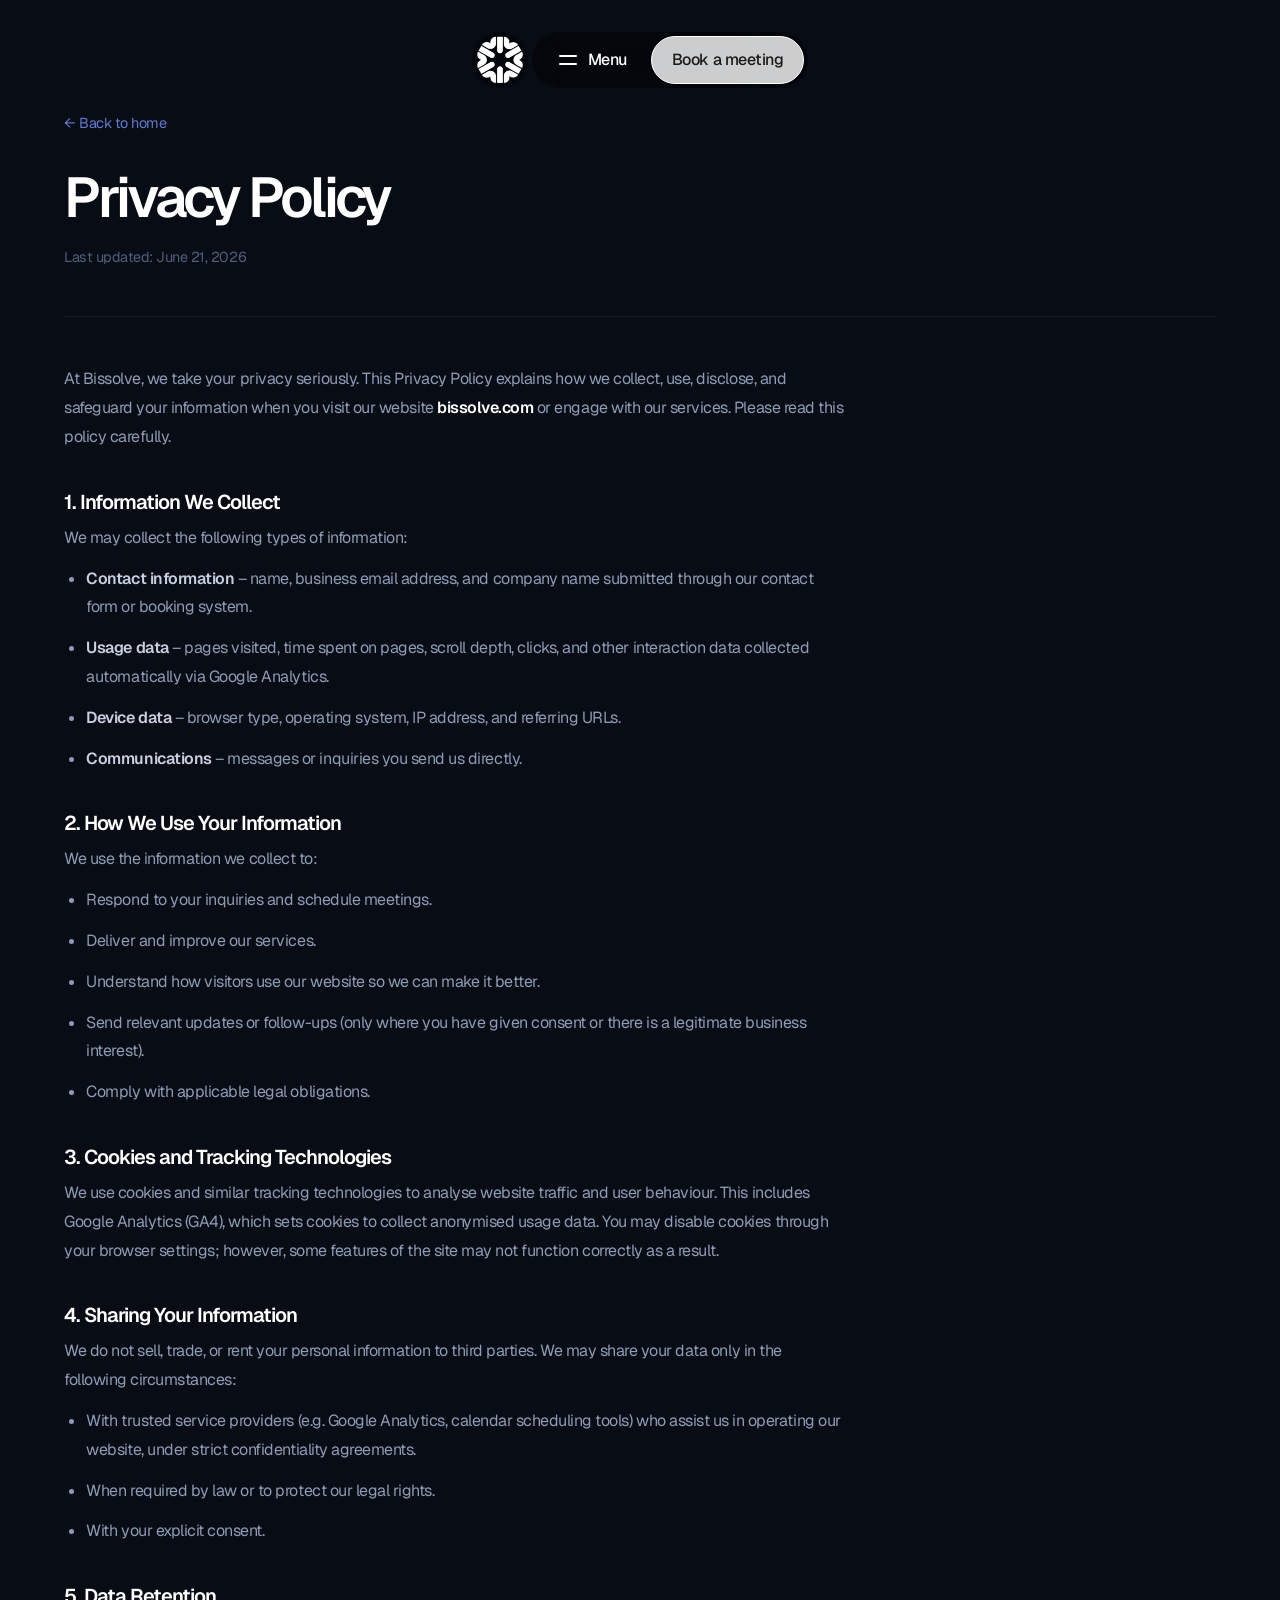
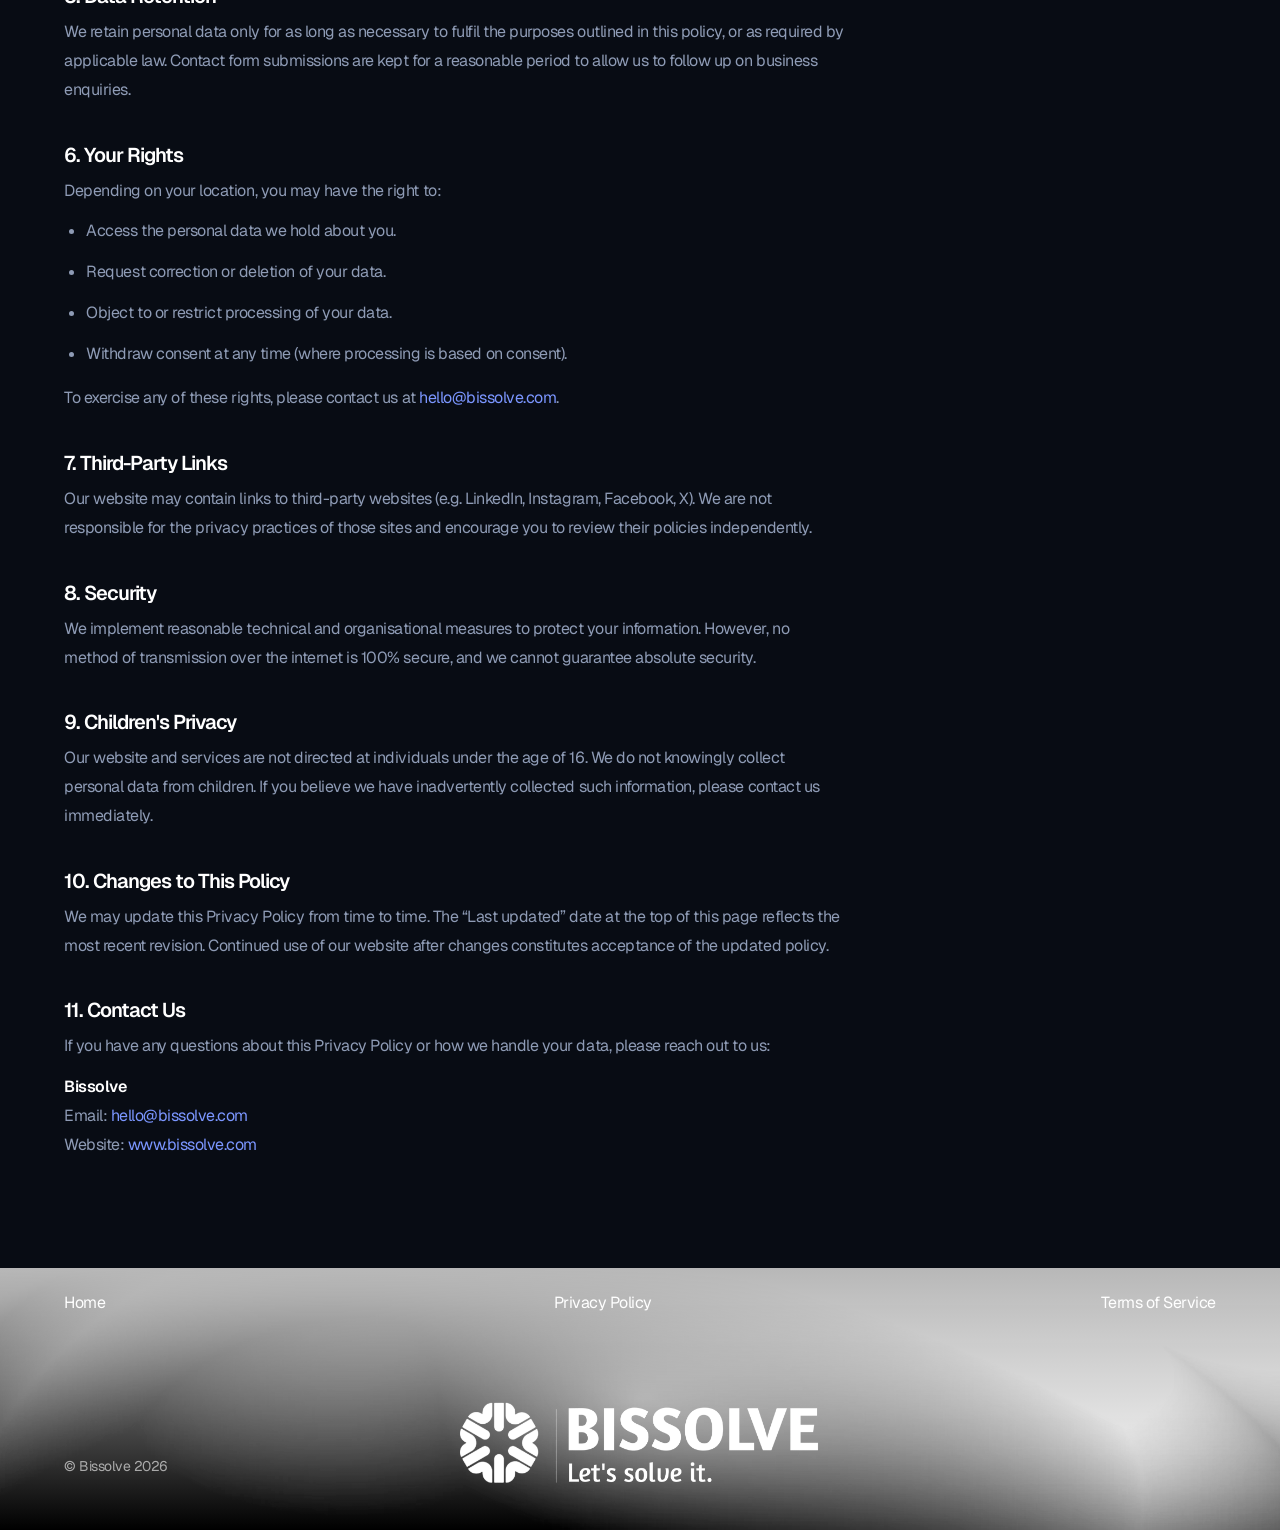
<file: privacy-policy.html>
<!DOCTYPE html>
<html data-wf-page="privacy-policy" data-wf-site="69d0b1cabe081b9432d7f449">

<head>
  <script id="dp_tag" async src="https://api.digitalpilot.app/tag.js?id=D54pyvK"></script>
  <meta charset="utf-8">
  <title>Privacy Policy - Bissolve</title>
  <meta content="Bissolve Privacy Policy - How we collect, use, and protect your information." name="description">
  <meta content="Privacy Policy - Bissolve" property="og:title">
  <meta content="width=device-width, initial-scale=1" name="viewport">
  <link href="css/normalize.css" rel="stylesheet" type="text/css">
  <link href="css/webflow.css" rel="stylesheet" type="text/css">
  <link href="css/bissolves-fabulous-site.webflow.css" rel="stylesheet" type="text/css">
  <link href="images/blue_logo1.png" rel="shortcut icon" type="image/x-icon">
  <link href="images/blue_logo1.png" rel="apple-touch-icon">
  <style>
    .legal-page {
      background: #080c14;
      color: #c8d0e0;
      min-height: 100vh;
      font-family: 'Geist', sans-serif;
    }
    .legal-hero {
      padding: 7rem 0 3rem;
      border-bottom: 1px solid rgba(255,255,255,0.07);
    }
    .legal-content {
      padding: 3rem 0 6rem;
      max-width: 780px;
    }
    .legal-content h2 {
      color: #fff;
      font-size: 1.25rem;
      font-weight: 600;
      margin: 2.5rem 0 0.75rem;
    }
    .legal-content p, .legal-content li {
      font-size: 1rem;
      line-height: 1.8;
      color: #8e9bb5;
      margin-bottom: 0.75rem;
    }
    .legal-content ul {
      padding-left: 1.4rem;
      margin-bottom: 1rem;
    }
    .legal-title {
      font-size: clamp(2rem, 5vw, 3.5rem);
      font-weight: 700;
      color: #fff;
      margin-bottom: 1rem;
      line-height: 1.15;
    }
    .legal-meta {
      color: #4f5f7c;
      font-size: 0.9rem;
    }
    .legal-contact-link {
      color: #7b96ff;
      text-decoration: none;
    }
    .legal-contact-link:hover {
      text-decoration: underline;
    }
    .back-link {
      display: inline-flex;
      align-items: center;
      gap: 0.4rem;
      color: #7b96ff;
      text-decoration: none;
      font-size: 0.9rem;
      margin-bottom: 2rem;
      opacity: 0.8;
      transition: opacity 0.2s;
    }
    .back-link:hover { opacity: 1; }
  </style>
</head>

<body class="legal-page">
  <div class="navbar-wraper">
    <div class="navbar-bg-blur"></div>
    <div data-animation="default" data-collapse="all" data-duration="0" data-easing="ease" data-easing2="ease"
      role="banner" class="navbar w-nav">
      <div class="navbar-container">
        <a href="index.html" class="navbar-brand-link w-nav-brand">
          <img alt="Bissolve" src="images/favicon.png" loading="lazy" class="navbar-brand-logo">
        </a>
        <div class="navbar-actions">
          <div class="nav_menu-button w-nav-button">
            <div class="nav_menu-button-layout">
              <div class="menu-icon_component">
                <div class="menu-icon_line-top"></div>
                <div class="menu-icon_line-bottom"></div>
              </div>
              <div>Menu</div>
            </div>
          </div>
          <a data-wf--button--variant="nav-button" href="calendar.html"
            class="button w-variant-d6f4d07e-f571-00de-5ad3-41cfcf2e46d1 w-inline-block">
            <div class="button-inner w-variant-d6f4d07e-f571-00de-5ad3-41cfcf2e46d1">
              <div class="button-contact-avt">
                <img src="images/20260314_132016.png" loading="lazy" alt="" class="button-contact-avt-img">
                <img src="images/20260314_132016.png" loading="lazy" alt="" class="button-contact-avt-img">
              </div>
              <div class="button-text-wrap" data-nosnippet>
                <div class="button-text w-variant-d6f4d07e-f571-00de-5ad3-41cfcf2e46d1" data-nosnippet>Book a meeting</div>
              </div>
            </div>
            <div class="button-innershadow w-variant-d6f4d07e-f571-00de-5ad3-41cfcf2e46d1"></div>
          </a>
        </div>
        <nav role="navigation" class="nav-menu w-nav-menu">
          <div class="nav-menu-link-wrap">
            <a href="/#about-section" class="nav-link w-nav-link">About</a>
            <a href="/#values-section" class="nav-link w-nav-link">Values</a>
            <a href="/#service-section" class="nav-link w-nav-link">Services</a>
            <a href="/#process-section" class="nav-link w-nav-link">Process</a>
            <a href="/#integrations-section" class="nav-link w-nav-link">Integrations</a>
            <a href="/#FAQ-section" class="nav-link w-nav-link">FAQs</a>
            <a href="calendar.html" class="nav-link w-nav-link" style="color:#7b96ff;">Book a Meeting</a>
          </div>
        </nav>
      </div>
    </div>
  </div>

  <div class="padding-global">
    <div class="container-base">
      <div class="legal-hero">
        <a href="/" class="back-link">&#8592; Back to home</a>
        <h1 class="legal-title">Privacy Policy</h1>
        <p class="legal-meta">Last updated: June 21, 2026</p>
      </div>
      <div class="legal-content">
        <p>At Bissolve, we take your privacy seriously. This Privacy Policy explains how we collect, use, disclose, and safeguard your information when you visit our website <strong style="color:#fff">bissolve.com</strong> or engage with our services. Please read this policy carefully.</p>

        <h2>1. Information We Collect</h2>
        <p>We may collect the following types of information:</p>
        <ul>
          <li><strong style="color:#c8d0e0">Contact information</strong> &ndash; name, business email address, and company name submitted through our contact form or booking system.</li>
          <li><strong style="color:#c8d0e0">Usage data</strong> &ndash; pages visited, time spent on pages, scroll depth, clicks, and other interaction data collected automatically via Google Analytics.</li>
          <li><strong style="color:#c8d0e0">Device data</strong> &ndash; browser type, operating system, IP address, and referring URLs.</li>
          <li><strong style="color:#c8d0e0">Communications</strong> &ndash; messages or inquiries you send us directly.</li>
        </ul>

        <h2>2. How We Use Your Information</h2>
        <p>We use the information we collect to:</p>
        <ul>
          <li>Respond to your inquiries and schedule meetings.</li>
          <li>Deliver and improve our services.</li>
          <li>Understand how visitors use our website so we can make it better.</li>
          <li>Send relevant updates or follow-ups (only where you have given consent or there is a legitimate business interest).</li>
          <li>Comply with applicable legal obligations.</li>
        </ul>

        <h2>3. Cookies and Tracking Technologies</h2>
        <p>We use cookies and similar tracking technologies to analyse website traffic and user behaviour. This includes Google Analytics (GA4), which sets cookies to collect anonymised usage data. You may disable cookies through your browser settings; however, some features of the site may not function correctly as a result.</p>

        <h2>4. Sharing Your Information</h2>
        <p>We do not sell, trade, or rent your personal information to third parties. We may share your data only in the following circumstances:</p>
        <ul>
          <li>With trusted service providers (e.g. Google Analytics, calendar scheduling tools) who assist us in operating our website, under strict confidentiality agreements.</li>
          <li>When required by law or to protect our legal rights.</li>
          <li>With your explicit consent.</li>
        </ul>

        <h2>5. Data Retention</h2>
        <p>We retain personal data only for as long as necessary to fulfil the purposes outlined in this policy, or as required by applicable law. Contact form submissions are kept for a reasonable period to allow us to follow up on business enquiries.</p>

        <h2>6. Your Rights</h2>
        <p>Depending on your location, you may have the right to:</p>
        <ul>
          <li>Access the personal data we hold about you.</li>
          <li>Request correction or deletion of your data.</li>
          <li>Object to or restrict processing of your data.</li>
          <li>Withdraw consent at any time (where processing is based on consent).</li>
        </ul>
        <p>To exercise any of these rights, please contact us at <a href="mailto:hello@bissolve.com" class="legal-contact-link">hello@bissolve.com</a>.</p>

        <h2>7. Third-Party Links</h2>
        <p>Our website may contain links to third-party websites (e.g. LinkedIn, Instagram, Facebook, X). We are not responsible for the privacy practices of those sites and encourage you to review their policies independently.</p>

        <h2>8. Security</h2>
        <p>We implement reasonable technical and organisational measures to protect your information. However, no method of transmission over the internet is 100% secure, and we cannot guarantee absolute security.</p>

        <h2>9. Children's Privacy</h2>
        <p>Our website and services are not directed at individuals under the age of 16. We do not knowingly collect personal data from children. If you believe we have inadvertently collected such information, please contact us immediately.</p>

        <h2>10. Changes to This Policy</h2>
        <p>We may update this Privacy Policy from time to time. The &ldquo;Last updated&rdquo; date at the top of this page reflects the most recent revision. Continued use of our website after changes constitutes acceptance of the updated policy.</p>

        <h2>11. Contact Us</h2>
        <p>If you have any questions about this Privacy Policy or how we handle your data, please reach out to us:</p>
        <p>
          <strong style="color:#fff">Bissolve</strong><br>
          Email: <a href="mailto:hello@bissolve.com" class="legal-contact-link">hello@bissolve.com</a><br>
          Website: <a href="https://www.bissolve.com" class="legal-contact-link">www.bissolve.com</a>
        </p>
      </div>
    </div>
  </div>

  <footer class="footer">
    <div class="footer-main">
      <div class="padding-global">
        <div class="container-base">
          <div class="footer-bottom">
            <div class="footer-link-wrap">
              <div class="footer-link-list bottom" style="display:flex;flex-direction:row;gap:1.5rem;flex-wrap:wrap;">
                <a href="index.html" class="footer-link">Home</a>
                <a href="privacy-policy.html" class="footer-link">Privacy Policy</a>
                <a href="terms-of-service.html" class="footer-link">Terms of Service</a>
              </div>
            </div>
            <div class="footer-bottom-row">
              <img sizes="100vw" srcset="images/logo_footer.png 500w, images/logo_footer.png 535w" alt=""
                src="images/logo_footer.png" loading="lazy" class="footer-bottom-logo">
              <div class="footer-bottom-row-inner">
                <div class="footer-bottom-row-text">&copy; Bissolve 2026</div>
              </div>
            </div>
          </div>
        </div>
      </div>
    </div>
    <div class="footer-bg-video w-background-video w-background-video-atom">
      <video autoplay="" loop="" muted="" playsinline="" data-object-fit="cover">
        <source src="videos/Footer-Video_mp4.mp4">
        <source src="videos/Footer-Video_webm.webm">
      </video>
    </div>
  </footer>

  <script src="https://d3e54v103j8qbb.cloudfront.net/js/jquery-3.5.1.min.dc5e7f18c8.js?site=69d0b1cabe081b9432d7f449"
    type="text/javascript" integrity="sha256-9/aliU8dGd2tb6OSsuzixeV4y/faTqgFtohetphbbj0="
    crossorigin="anonymous"></script>
  <script src="js/webflow.js" type="text/javascript"></script>
</body>
</html>
</file>
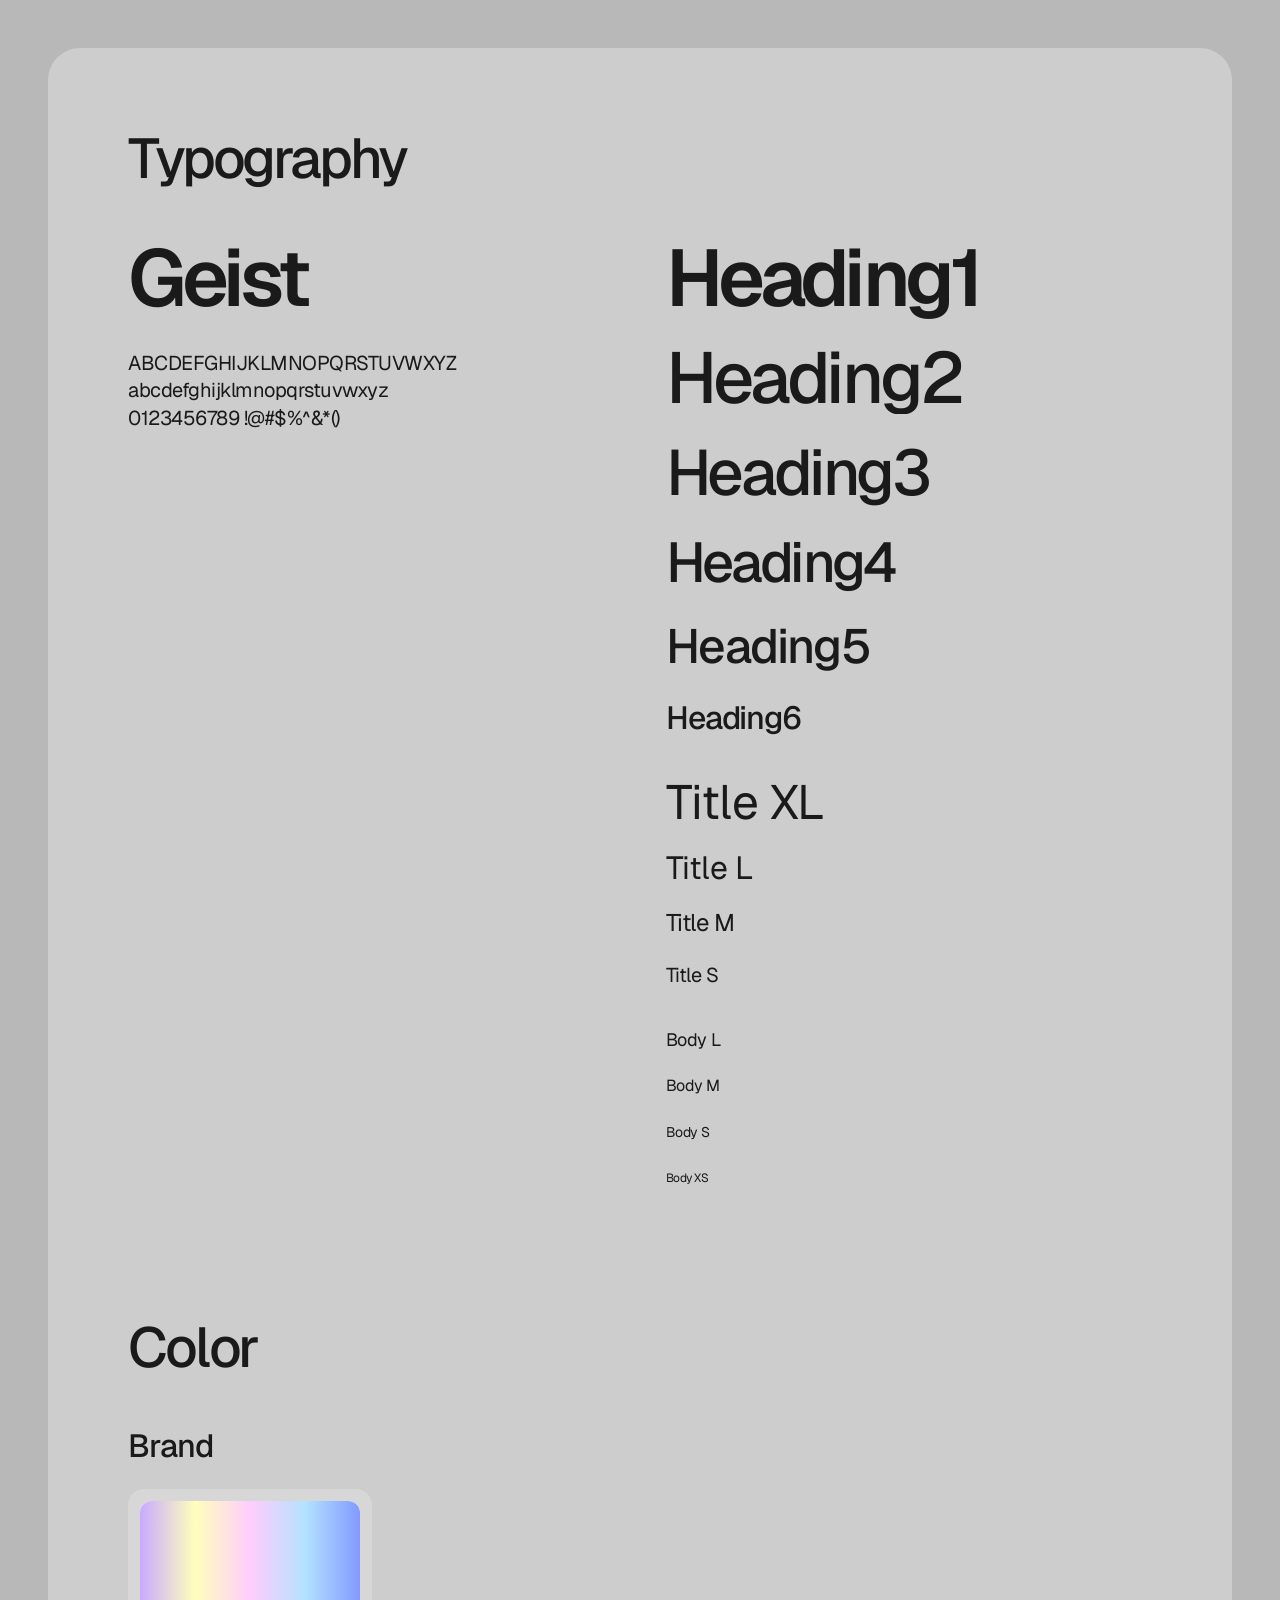
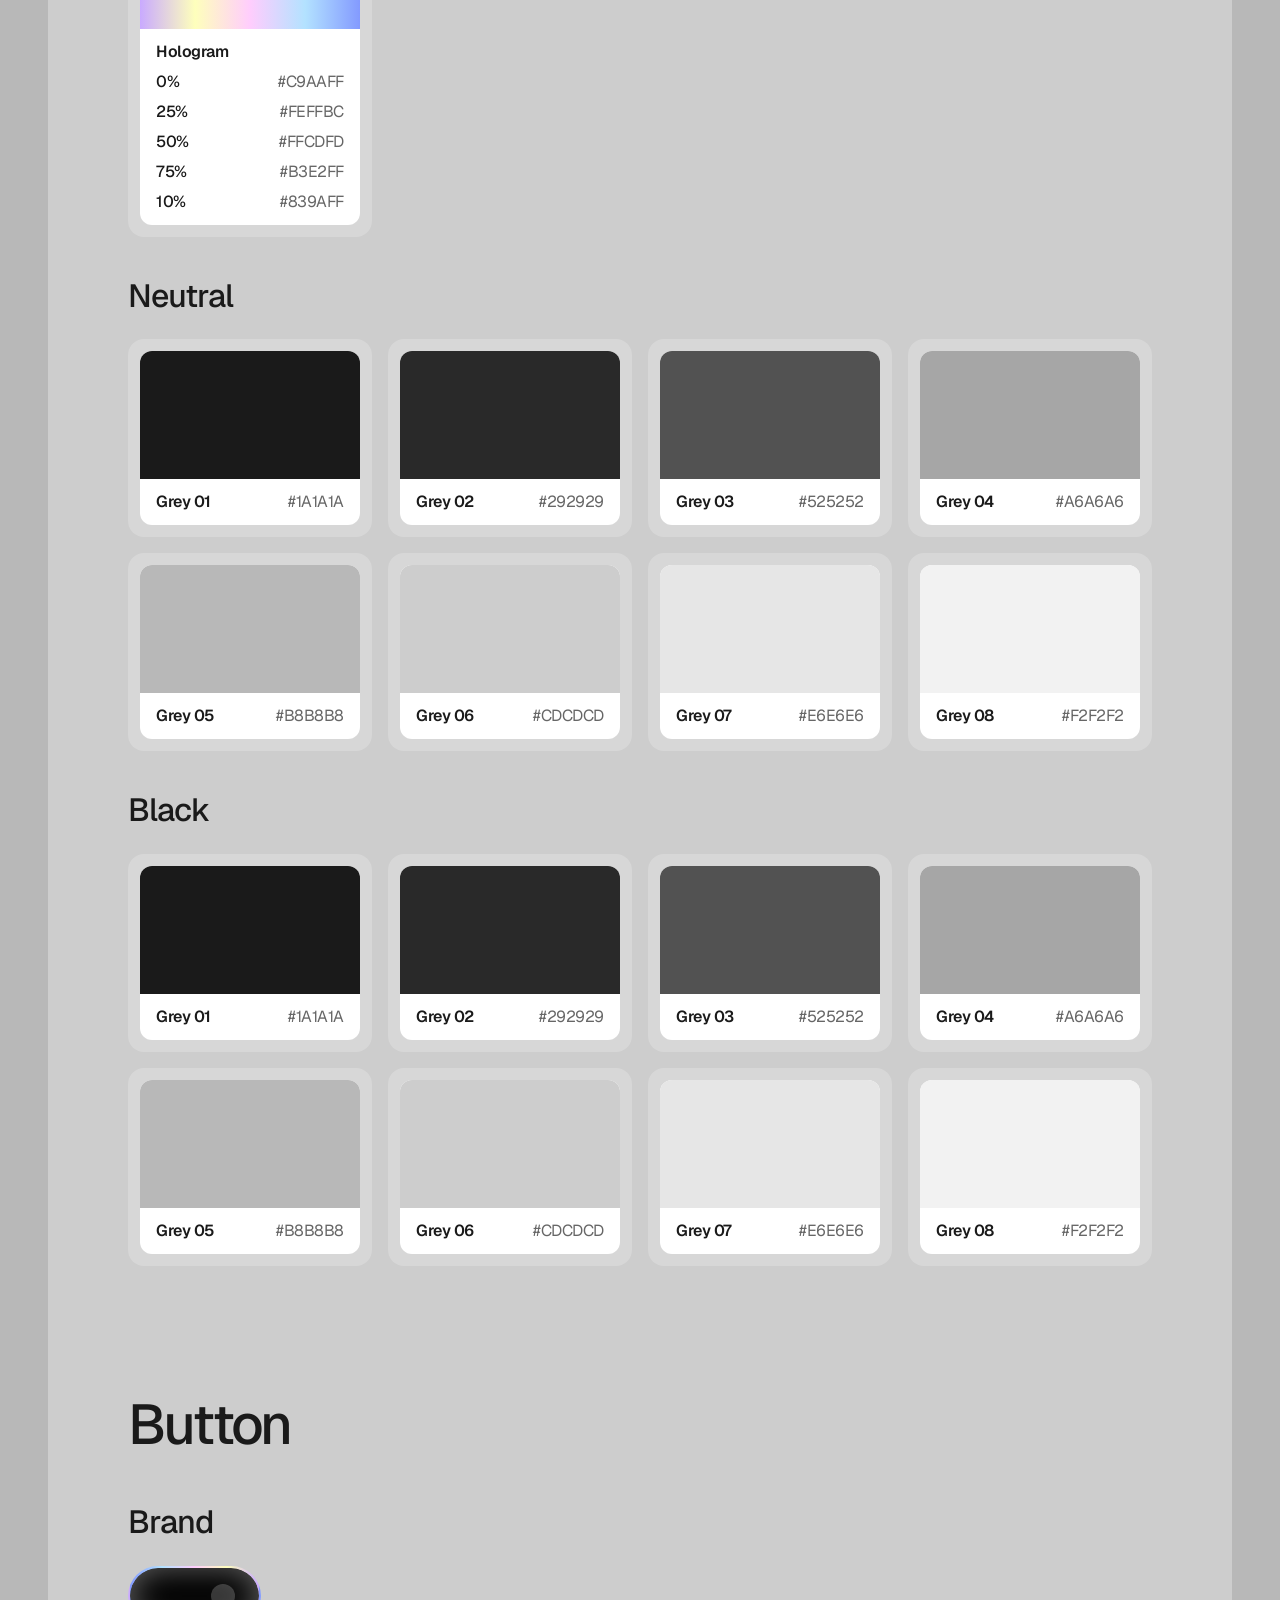
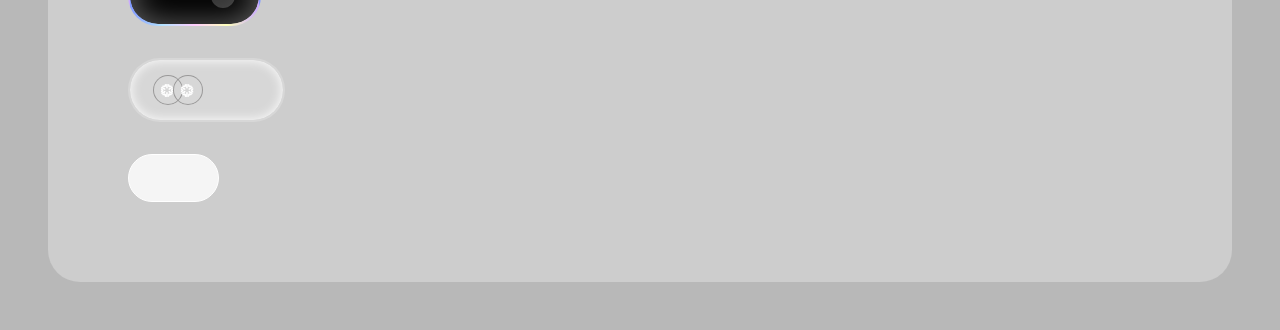
<file: style-guide.html>
<!DOCTYPE html>
<html data-wf-page="69d0b1ccbe081b9432d7f483" data-wf-site="69d0b1cabe081b9432d7f449">
<head>
  <script id="dp_tag" async src="https://api.digitalpilot.app/tag.js?id=D54pyvK"></script>
  <meta charset="utf-8">
  <title>Style Guide - Bissolve</title>
  <meta content="Bissolve is a modern agency designed for startups to build beautiful websites, manage workflows, and grow their business." name="description">
  <meta content="Style Guide - Bissolve" property="og:title">
  <meta content="Bissolve is a modern agency designed for startups to build beautiful websites, manage workflows, and grow their business." property="og:description">
  <meta content="https://cdn.prod.website-files.com/69d0b1cabe081b9432d7f449/69d0b1ccbe081b9432d7f51d_Open%20Graph.png" property="og:image">
  <meta content="Style Guide - Bissolve" property="twitter:title">
  <meta content="Bissolve is a modern agency designed for startups to build beautiful websites, manage workflows, and grow their business." property="twitter:description">
  <meta property="og:type" content="website">
  <meta content="summary_large_image" name="twitter:card">
  <meta content="width=device-width, initial-scale=1" name="viewport">
  <meta content="Webflow" name="generator">
  <link href="css/normalize.css" rel="stylesheet" type="text/css">
  <link href="css/webflow.css" rel="stylesheet" type="text/css">
  <link href="css/bissolves-fabulous-site.webflow.css" rel="stylesheet" type="text/css">
  <style>html.w-mod-js:not(.w-mod-ix3) :is(.button-text, .icon-button) {visibility: hidden !important;}</style>
  <script type="text/javascript">!function(o,c){var n=c.documentElement,t=" w-mod-";n.className+=t+"js",("ontouchstart"in o||o.DocumentTouch&&c instanceof DocumentTouch)&&(n.className+=t+"touch")}(window,document);</script>
  <link href="images/favicon.png" rel="shortcut icon" type="image/x-icon">
  <link href="images/webclip.png" rel="apple-touch-icon">
  <link rel="canonical" href="https://www.bissolve.com/style-guide.html">
  <meta name="robots" content="index, follow, max-image-preview:large">
  <script type="application/ld+json">
  {
    "@context": "https://schema.org",
    "@type": "Organization",
    "name": "Bissolve",
    "url": "https://www.bissolve.com",
    "logo": "https://www.bissolve.com/images/blue_logo1.png",
    "sameAs": []
  }
  </script>
  <script type="application/ld+json">
  {
    "@context": "https://schema.org",
    "@type": "WebSite",
    "name": "Bissolve",
    "url": "https://www.bissolve.com"
  }
  </script>
</head>
<body>
  <div class="page-wrapper">
    <div class="global-styles w-embed">
      <style>
/* Make mask on both sides */
.mask-wrapper {
  -webkit-mask-image: linear-gradient(to right, transparent 0%, black 15%, black 85%, transparent 100%);
  mask-image: linear-gradient(to right, transparent 0%, black 15%, black 85%, transparent 100%);
}
/* Make text look crisper and more legible in all browsers */
body {
  -webkit-font-smoothing: antialiased;
  -moz-osx-font-smoothing: grayscale;
  font-smoothing: antialiased;
  text-rendering: optimizeLegibility;
}
/* Focus state style for keyboard navigation for the focusable elements */
*[tabindex]:focus-visible,
  input[type="file"]:focus-visible {
   outline: 0.125rem solid #4d65ff;
   outline-offset: 0.125rem;
}
/* Set color style to inherit */
.inherit-color * {
    color: inherit;
}
/* Get rid of top margin on first element in any rich text element */
.w-richtext > :not(div):first-child, .w-richtext > div:first-child > :first-child {
  margin-top: 0 !important;
}
/* Get rid of bottom margin on last element in any rich text element */
.w-richtext>:last-child, .w-richtext ol li:last-child, .w-richtext ul li:last-child {
	margin-bottom: 0 !important;
}
/* Make sure containers never lose their center alignment */
.container-medium,.container-small, .container-large {
	margin-right: auto !important;
  margin-left: auto !important;
}
/* 
Make the following elements inherit typography styles from the parent and not have hardcoded values. 
Important: You will not be able to style for example "All Links" in Designer with this CSS applied.
Uncomment this CSS to use it in the project. Leave this message for future hand-off.
*/
/*
a,
.w-input,
.w-select,
.w-tab-link,
.w-nav-link,
.w-dropdown-btn,
.w-dropdown-toggle,
.w-dropdown-link {
  color: inherit;
  text-decoration: inherit;
  font-size: inherit;
}
*/
/* Apply "..." after 3 lines of text */
.text-style-3lines {
	display: -webkit-box;
	overflow: hidden;
	-webkit-line-clamp: 3;
	-webkit-box-orient: vertical;
}
/* Apply "..." after 2 lines of text */
.text-style-2lines {
	display: -webkit-box;
	overflow: hidden;
	-webkit-line-clamp: 2;
	-webkit-box-orient: vertical;
}
/* These classes are never overwritten */
.hide {
  display: none !important;
}
@media screen and (max-width: 991px) {
    .hide, .hide-tablet {
        display: none !important;
    }
}
  @media screen and (max-width: 767px) {
    .hide-mobile-landscape{
      display: none !important;
    }
}
  @media screen and (max-width: 479px) {
    .hide-mobile{
      display: none !important;
    }
}
.margin-0 {
  margin: 0rem !important;
}
.padding-0 {
  padding: 0rem !important;
}
.spacing-clean {
padding: 0rem !important;
margin: 0rem !important;
}
.margin-top {
  margin-right: 0rem !important;
  margin-bottom: 0rem !important;
  margin-left: 0rem !important;
}
.padding-top {
  padding-right: 0rem !important;
  padding-bottom: 0rem !important;
  padding-left: 0rem !important;
}
.margin-right {
  margin-top: 0rem !important;
  margin-bottom: 0rem !important;
  margin-left: 0rem !important;
}
.padding-right {
  padding-top: 0rem !important;
  padding-bottom: 0rem !important;
  padding-left: 0rem !important;
}
.margin-bottom {
  margin-top: 0rem !important;
  margin-right: 0rem !important;
  margin-left: 0rem !important;
}
.padding-bottom {
  padding-top: 0rem !important;
  padding-right: 0rem !important;
  padding-left: 0rem !important;
}
.margin-left {
  margin-top: 0rem !important;
  margin-right: 0rem !important;
  margin-bottom: 0rem !important;
}
.padding-left {
  padding-top: 0rem !important;
  padding-right: 0rem !important;
  padding-bottom: 0rem !important;
}
.margin-horizontal {
  margin-top: 0rem !important;
  margin-bottom: 0rem !important;
}
.padding-horizontal {
  padding-top: 0rem !important;
  padding-bottom: 0rem !important;
}
.margin-vertical {
  margin-right: 0rem !important;
  margin-left: 0rem !important;
}
.padding-vertical {
  padding-right: 0rem !important;
  padding-left: 0rem !important;
}
</style>
    </div>
    <div class="main-wrapper">
      <section class="styleguide">
        <div class="styleguide-main">
          <div class="styleguide-block">
            <h1 class="heading-style-h4">Typography</h1>
            <div class="styleguide-typo">
              <div class="styleguide-typo-header">
                <h1>Geist</h1>
                <p class="title-s">ABCDEFGHIJKLMNOPQRSTUVWXYZ<br>abcdefghijklmnopqrstuvwxyz<br>0123456789 !@#$%^&amp;*()</p>
              </div>
              <div class="styleguide-item-wrap">
                <div class="styleguide-item">
                  <h1 class="heading-style-h1">Heading1</h1>
                  <h2 class="heading-style-h2">Heading2</h2>
                  <h3 class="heading-style-h3">Heading3</h3>
                  <h4 class="heading-style-h4">Heading4</h4>
                  <h5 class="heading-style-h5">Heading5</h5>
                  <h6 class="heading-style-h6">Heading6</h6>
                </div>
                <div class="styleguide-item">
                  <div class="title-xl">Title XL</div>
                  <div class="title-l">Title L</div>
                  <div class="title-m">Title M</div>
                  <div class="title-s">Title S</div>
                </div>
                <div class="styleguide-item">
                  <div class="body-l">Body L </div>
                  <div class="body-m">Body M </div>
                  <div class="body-s">Body S </div>
                  <div class="body-xs">Body XS</div>
                </div>
              </div>
            </div>
          </div>
          <div class="styleguide-block">
            <h1 class="heading-style-h4">Color</h1>
            <div class="styleguide-item-wrap">
              <div class="styleguide-item">
                <h2 class="heading-style-h6">Brand</h2>
                <div class="styleguide-grid-4">
                  <div class="styleguide-color">
                    <div class="styleguide-color-layout">
                      <div class="bg-hologram">
                        <div class="styleguide-color-top"></div>
                      </div>
                      <div class="styleguide-color-bottom">
                        <div class="styleguide-color-brand">
                          <div class="styleguide-color-label">Hologram</div>
                          <div class="styleguide-color-brand-item">
                            <div class="styleguide-color-brand-label">0%</div>
                            <div>#C9AAFF</div>
                          </div>
                          <div class="styleguide-color-brand-item">
                            <div class="styleguide-color-brand-label">25%</div>
                            <div>#FEFFBC</div>
                          </div>
                          <div class="styleguide-color-brand-item">
                            <div class="styleguide-color-brand-label">50%</div>
                            <div>#FFCDFD</div>
                          </div>
                          <div class="styleguide-color-brand-item">
                            <div class="styleguide-color-brand-label">75%</div>
                            <div>#B3E2FF</div>
                          </div>
                          <div class="styleguide-color-brand-item">
                            <div class="styleguide-color-brand-label">10%</div>
                            <div>#839AFF</div>
                          </div>
                        </div>
                      </div>
                    </div>
                  </div>
                </div>
              </div>
              <div class="styleguide-item">
                <h2 class="heading-style-h6">Neutral</h2>
                <div class="styleguide-grid-4">
                  <div class="styleguide-color">
                    <div class="styleguide-color-layout">
                      <div class="bg-grey01">
                        <div class="styleguide-color-top"></div>
                      </div>
                      <div class="styleguide-color-bottom">
                        <div class="styleguide-color-label">Grey 01</div>
                        <div>#1A1A1A</div>
                      </div>
                    </div>
                  </div>
                  <div class="styleguide-color">
                    <div class="styleguide-color-layout">
                      <div class="bg-grey02">
                        <div class="styleguide-color-top"></div>
                      </div>
                      <div class="styleguide-color-bottom">
                        <div class="styleguide-color-label">Grey 02</div>
                        <div>#292929</div>
                      </div>
                    </div>
                  </div>
                  <div class="styleguide-color">
                    <div class="styleguide-color-layout">
                      <div class="bg-grey03">
                        <div class="styleguide-color-top"></div>
                      </div>
                      <div class="styleguide-color-bottom">
                        <div class="styleguide-color-label">Grey 03</div>
                        <div>#525252</div>
                      </div>
                    </div>
                  </div>
                  <div class="styleguide-color">
                    <div class="styleguide-color-layout">
                      <div class="bg-grey04">
                        <div class="styleguide-color-top"></div>
                      </div>
                      <div class="styleguide-color-bottom">
                        <div class="styleguide-color-label">Grey 04</div>
                        <div>#A6A6A6</div>
                      </div>
                    </div>
                  </div>
                  <div class="styleguide-color">
                    <div class="styleguide-color-layout">
                      <div class="bg-grey05">
                        <div class="styleguide-color-top"></div>
                      </div>
                      <div class="styleguide-color-bottom">
                        <div class="styleguide-color-label">Grey 05</div>
                        <div>#B8B8B8</div>
                      </div>
                    </div>
                  </div>
                  <div class="styleguide-color">
                    <div class="styleguide-color-layout">
                      <div class="bg-grey06">
                        <div class="styleguide-color-top"></div>
                      </div>
                      <div class="styleguide-color-bottom">
                        <div class="styleguide-color-label">Grey 06</div>
                        <div>#CDCDCD</div>
                      </div>
                    </div>
                  </div>
                  <div class="styleguide-color">
                    <div class="styleguide-color-layout">
                      <div class="bg-grey07">
                        <div class="styleguide-color-top"></div>
                      </div>
                      <div class="styleguide-color-bottom">
                        <div class="styleguide-color-label">Grey 07</div>
                        <div>#E6E6E6</div>
                      </div>
                    </div>
                  </div>
                  <div class="styleguide-color">
                    <div class="styleguide-color-layout">
                      <div class="bg-grey08">
                        <div class="styleguide-color-top"></div>
                      </div>
                      <div class="styleguide-color-bottom">
                        <div class="styleguide-color-label">Grey 08</div>
                        <div>#F2F2F2</div>
                      </div>
                    </div>
                  </div>
                </div>
              </div>
              <div class="styleguide-item">
                <h2 class="heading-style-h6">Black</h2>
                <div class="styleguide-grid-4">
                  <div class="styleguide-color">
                    <div class="styleguide-color-layout">
                      <div class="bg-grey01">
                        <div class="styleguide-color-top"></div>
                      </div>
                      <div class="styleguide-color-bottom">
                        <div class="styleguide-color-label">Grey 01</div>
                        <div>#1A1A1A</div>
                      </div>
                    </div>
                  </div>
                  <div class="styleguide-color">
                    <div class="styleguide-color-layout">
                      <div class="bg-grey02">
                        <div class="styleguide-color-top"></div>
                      </div>
                      <div class="styleguide-color-bottom">
                        <div class="styleguide-color-label">Grey 02</div>
                        <div>#292929</div>
                      </div>
                    </div>
                  </div>
                  <div class="styleguide-color">
                    <div class="styleguide-color-layout">
                      <div class="bg-grey03">
                        <div class="styleguide-color-top"></div>
                      </div>
                      <div class="styleguide-color-bottom">
                        <div class="styleguide-color-label">Grey 03</div>
                        <div>#525252</div>
                      </div>
                    </div>
                  </div>
                  <div class="styleguide-color">
                    <div class="styleguide-color-layout">
                      <div class="bg-grey04">
                        <div class="styleguide-color-top"></div>
                      </div>
                      <div class="styleguide-color-bottom">
                        <div class="styleguide-color-label">Grey 04</div>
                        <div>#A6A6A6</div>
                      </div>
                    </div>
                  </div>
                  <div class="styleguide-color">
                    <div class="styleguide-color-layout">
                      <div class="bg-grey05">
                        <div class="styleguide-color-top"></div>
                      </div>
                      <div class="styleguide-color-bottom">
                        <div class="styleguide-color-label">Grey 05</div>
                        <div>#B8B8B8</div>
                      </div>
                    </div>
                  </div>
                  <div class="styleguide-color">
                    <div class="styleguide-color-layout">
                      <div class="bg-grey06">
                        <div class="styleguide-color-top"></div>
                      </div>
                      <div class="styleguide-color-bottom">
                        <div class="styleguide-color-label">Grey 06</div>
                        <div>#CDCDCD</div>
                      </div>
                    </div>
                  </div>
                  <div class="styleguide-color">
                    <div class="styleguide-color-layout">
                      <div class="bg-grey07">
                        <div class="styleguide-color-top"></div>
                      </div>
                      <div class="styleguide-color-bottom">
                        <div class="styleguide-color-label">Grey 07</div>
                        <div>#E6E6E6</div>
                      </div>
                    </div>
                  </div>
                  <div class="styleguide-color">
                    <div class="styleguide-color-layout">
                      <div class="bg-grey08">
                        <div class="styleguide-color-top"></div>
                      </div>
                      <div class="styleguide-color-bottom">
                        <div class="styleguide-color-label">Grey 08</div>
                        <div>#F2F2F2</div>
                      </div>
                    </div>
                  </div>
                </div>
              </div>
            </div>
          </div>
          <div class="styleguide-block">
            <h1 class="heading-style-h4">Button</h1>
            <div class="styleguide-item-wrap">
              <div class="styleguide-item">
                <h2 class="heading-style-h6">Brand</h2>
                <div class="styleguide-item-content">
                  <a data-wf--button--variant="base" href="#" class="button w-inline-block">
                    <div class="button-inner">
                      <div class="button-contact-avt"><img sizes="(max-width: 3264px) 100vw, 3264px, 100vw" srcset="images/20260314_132016-p-500.png 500w, images/20260314_132016-p-800.png 800w, images/20260314_132016-p-1080.png 1080w, images/20260314_132016-p-1600.png 1600w, images/20260314_132016-p-2000.png 2000w, images/20260314_132016-p-2600.png 2600w, images/20260314_132016-p-3200.png 3200w, images/20260314_132016.png 3264w" alt="" src="images/20260314_132016.png" loading="lazy" class="button-contact-avt-img"><img sizes="(max-width: 3264px) 100vw, 3264px" srcset="images/20260314_132016-p-500.png 500w, images/20260314_132016-p-800.png 800w, images/20260314_132016-p-1080.png 1080w, images/20260314_132016-p-1600.png 1600w, images/20260314_132016-p-2000.png 2000w, images/20260314_132016-p-2600.png 2600w, images/20260314_132016-p-3200.png 3200w, images/20260314_132016.png 3264w" alt="" src="images/20260314_132016.png" loading="lazy" class="button-contact-avt-img"></div>
                      <div class="button-text-wrap" data-nosnippet>
                        <div class="button-text" data-nosnippet>Button</div>
                      </div>
                      <div class="button-icon">
                        <div class="icon-button w-embed"><svg xmlns="http://www.w3.org/2000/svg" width="100%" height="100%" viewbox="0 0 16 16" fill="none" preserveaspectratio="xMidYMid meet" aria-hidden="true" role="img">
                            <g clip-path="url(#clip0_6234_2207)">
                              <path d="M3.33301 8H12.6663" stroke="currentColor" stroke-linecap="round" stroke-linejoin="round"></path>
                              <path d="M10 10.6667L12.6667 8" stroke="currentColor" stroke-linecap="round" stroke-linejoin="round"></path>
                              <path d="M10 5.33333L12.6667 8" stroke="currentColor" stroke-linecap="round" stroke-linejoin="round"></path>
                            </g>
                            <defs>
                              <clippath id="clip0_6234_2207">
                                <rect width="16" height="16" fill="currentColor"></rect>
                              </clippath>
                            </defs>
                          </svg></div>
                      </div>
                    </div>
                    <div class="button-innershadow"></div>
                  </a>
                  <a data-wf--button--variant="contact-button" href="#" class="button w-variant-9943b888-52fe-aefa-9593-d1e9001eb671 w-inline-block">
                    <div class="button-inner w-variant-9943b888-52fe-aefa-9593-d1e9001eb671">
                      <div class="button-contact-avt w-variant-9943b888-52fe-aefa-9593-d1e9001eb671"><img sizes="(max-width: 3264px) 100vw, 3264px, 100vw" srcset="images/20260314_132016-p-500.png 500w, images/20260314_132016-p-800.png 800w, images/20260314_132016-p-1080.png 1080w, images/20260314_132016-p-1600.png 1600w, images/20260314_132016-p-2000.png 2000w, images/20260314_132016-p-2600.png 2600w, images/20260314_132016-p-3200.png 3200w, images/20260314_132016.png 3264w" alt="" src="images/20260314_132016.png" loading="lazy" class="button-contact-avt-img"><img sizes="(max-width: 3264px) 100vw, 3264px" srcset="images/20260314_132016-p-500.png 500w, images/20260314_132016-p-800.png 800w, images/20260314_132016-p-1080.png 1080w, images/20260314_132016-p-1600.png 1600w, images/20260314_132016-p-2000.png 2000w, images/20260314_132016-p-2600.png 2600w, images/20260314_132016-p-3200.png 3200w, images/20260314_132016.png 3264w" alt="" src="images/20260314_132016.png" loading="lazy" class="button-contact-avt-img"></div>
                      <div class="button-text-wrap" data-nosnippet>
                        <div class="button-text" data-nosnippet>Button</div>
                      </div>
                    </div>
                    <div class="button-innershadow w-variant-9943b888-52fe-aefa-9593-d1e9001eb671"></div>
                  </a>
                  <a data-wf--button--variant="nav-button" href="#" class="button w-variant-d6f4d07e-f571-00de-5ad3-41cfcf2e46d1 w-inline-block">
                    <div class="button-inner w-variant-d6f4d07e-f571-00de-5ad3-41cfcf2e46d1">
                      <div class="button-contact-avt"><img sizes="(max-width: 3264px) 100vw, 3264px, 100vw" srcset="images/20260314_132016-p-500.png 500w, images/20260314_132016-p-800.png 800w, images/20260314_132016-p-1080.png 1080w, images/20260314_132016-p-1600.png 1600w, images/20260314_132016-p-2000.png 2000w, images/20260314_132016-p-2600.png 2600w, images/20260314_132016-p-3200.png 3200w, images/20260314_132016.png 3264w" alt="" src="images/20260314_132016.png" loading="lazy" class="button-contact-avt-img"><img sizes="(max-width: 3264px) 100vw, 3264px" srcset="images/20260314_132016-p-500.png 500w, images/20260314_132016-p-800.png 800w, images/20260314_132016-p-1080.png 1080w, images/20260314_132016-p-1600.png 1600w, images/20260314_132016-p-2000.png 2000w, images/20260314_132016-p-2600.png 2600w, images/20260314_132016-p-3200.png 3200w, images/20260314_132016.png 3264w" alt="" src="images/20260314_132016.png" loading="lazy" class="button-contact-avt-img"></div>
                      <div class="button-text-wrap" data-nosnippet>
                        <div class="button-text w-variant-d6f4d07e-f571-00de-5ad3-41cfcf2e46d1" data-nosnippet>Button</div>
                      </div>
                    </div>
                    <div class="button-innershadow w-variant-d6f4d07e-f571-00de-5ad3-41cfcf2e46d1"></div>
                  </a>
                </div>
              </div>
            </div>
          </div>
        </div>
      </section>
    </div>
  </div>
  <script src="https://d3e54v103j8qbb.cloudfront.net/js/jquery-3.5.1.min.dc5e7f18c8.js?site=69d0b1cabe081b9432d7f449" type="text/javascript" integrity="sha256-9/aliU8dGd2tb6OSsuzixeV4y/faTqgFtohetphbbj0=" crossorigin="anonymous"></script>
  <script src="js/webflow.js" type="text/javascript"></script>
  <script src="https://cdn.prod.website-files.com/gsap/3.14.2/gsap.min.js" type="text/javascript"></script>
  <script src="https://cdn.prod.website-files.com/gsap/3.14.2/SplitText.min.js" type="text/javascript"></script>
</body>
</html>
</file>
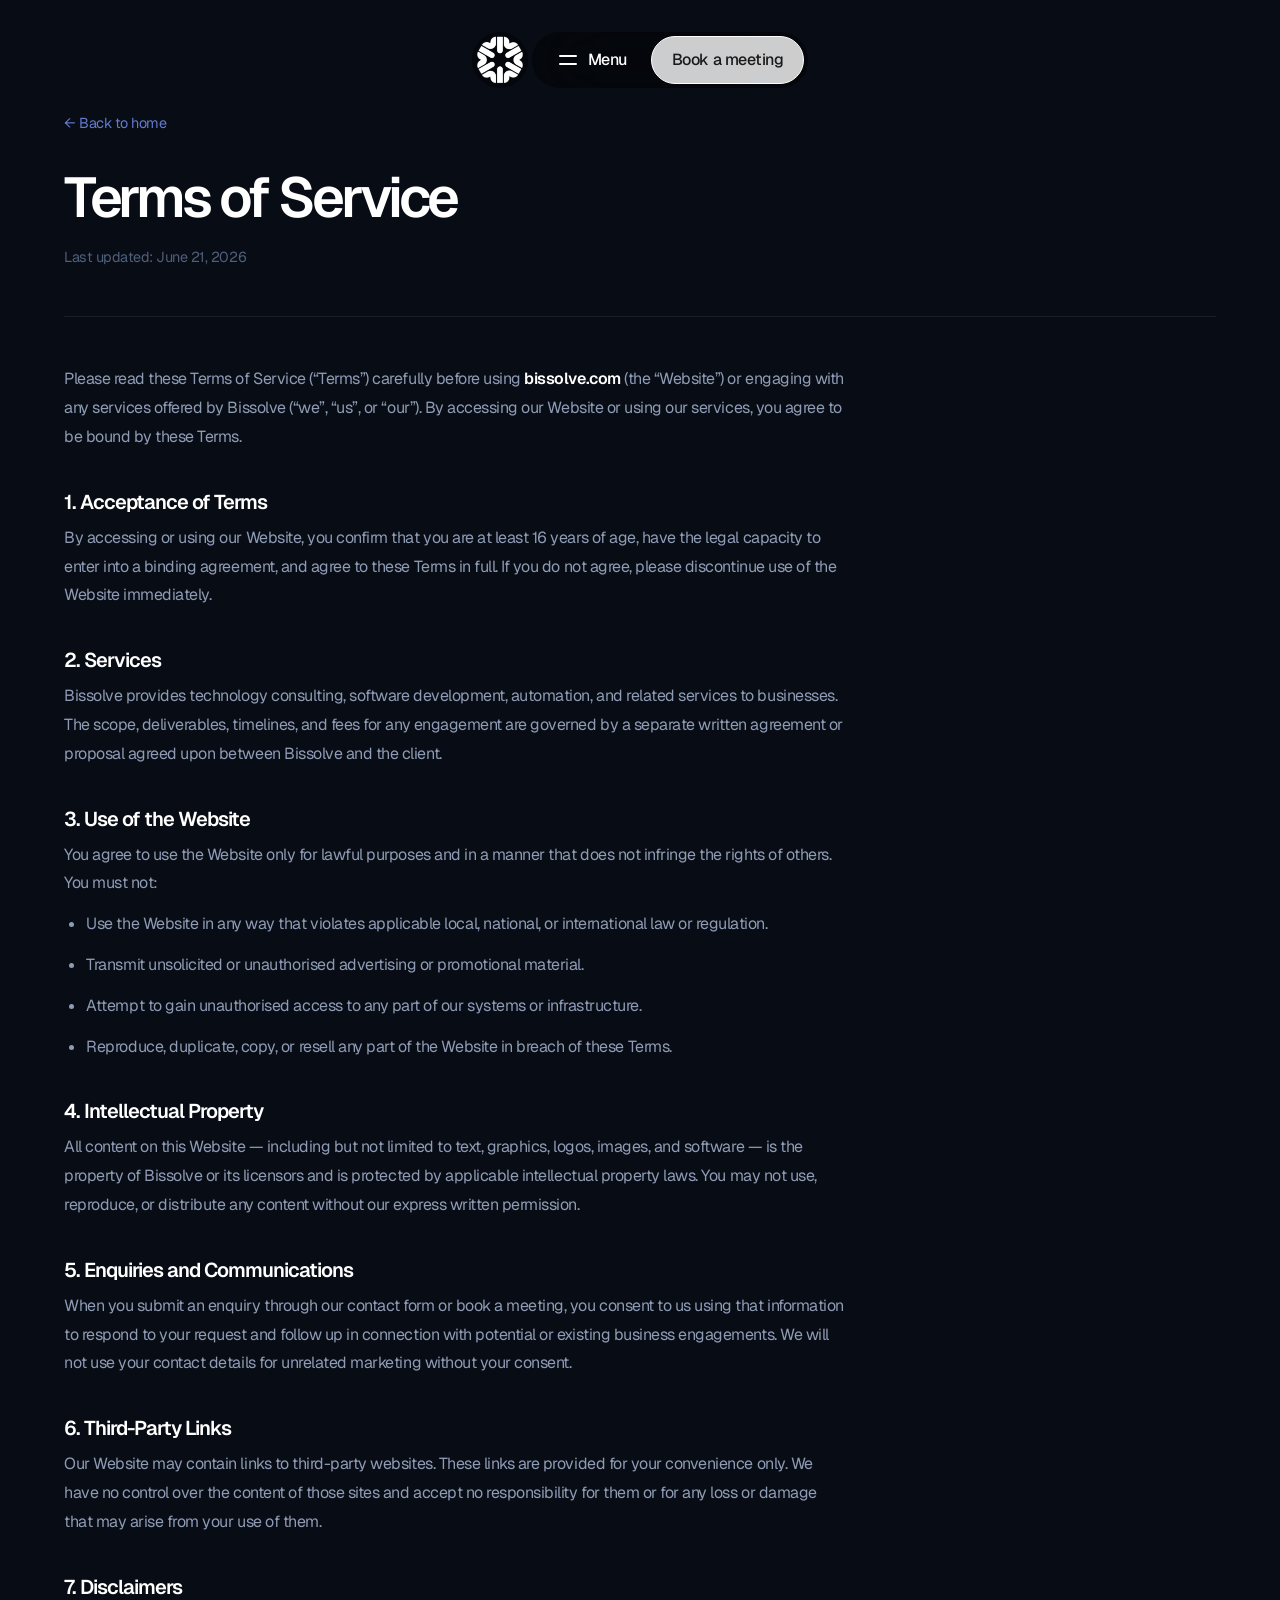
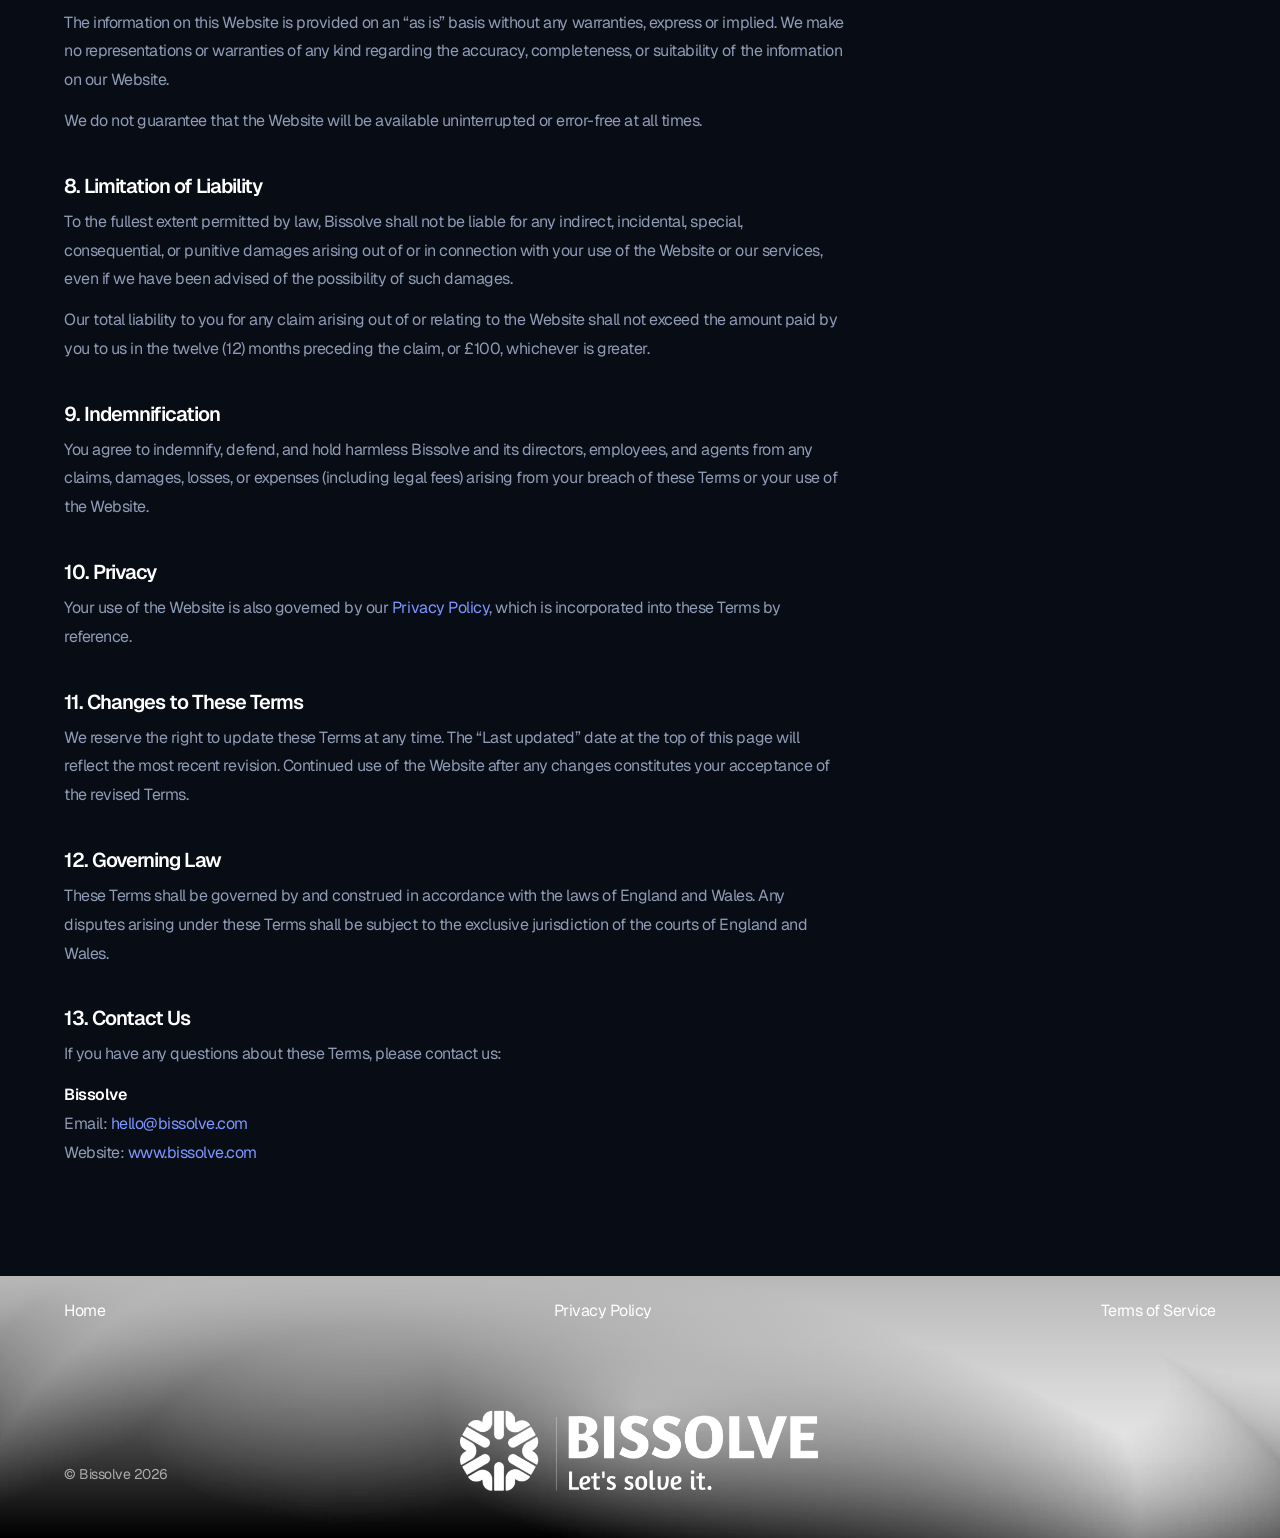
<file: terms-of-service.html>
<!DOCTYPE html>
<html data-wf-page="terms-of-service" data-wf-site="69d0b1cabe081b9432d7f449">

<head>
  <script id="dp_tag" async src="https://api.digitalpilot.app/tag.js?id=D54pyvK"></script>
  <meta charset="utf-8">
  <title>Terms of Service - Bissolve</title>
  <meta content="Bissolve Terms of Service - The terms that govern your use of our website and services." name="description">
  <meta content="Terms of Service - Bissolve" property="og:title">
  <meta content="width=device-width, initial-scale=1" name="viewport">
  <link href="css/normalize.css" rel="stylesheet" type="text/css">
  <link href="css/webflow.css" rel="stylesheet" type="text/css">
  <link href="css/bissolves-fabulous-site.webflow.css" rel="stylesheet" type="text/css">
  <link href="images/blue_logo1.png" rel="shortcut icon" type="image/x-icon">
  <link href="images/blue_logo1.png" rel="apple-touch-icon">
  <style>
    .legal-page {
      background: #080c14;
      color: #c8d0e0;
      min-height: 100vh;
      font-family: 'Geist', sans-serif;
    }
    .legal-hero {
      padding: 7rem 0 3rem;
      border-bottom: 1px solid rgba(255,255,255,0.07);
    }
    .legal-content {
      padding: 3rem 0 6rem;
      max-width: 780px;
    }
    .legal-content h2 {
      color: #fff;
      font-size: 1.25rem;
      font-weight: 600;
      margin: 2.5rem 0 0.75rem;
    }
    .legal-content p, .legal-content li {
      font-size: 1rem;
      line-height: 1.8;
      color: #8e9bb5;
      margin-bottom: 0.75rem;
    }
    .legal-content ul {
      padding-left: 1.4rem;
      margin-bottom: 1rem;
    }
    .legal-title {
      font-size: clamp(2rem, 5vw, 3.5rem);
      font-weight: 700;
      color: #fff;
      margin-bottom: 1rem;
      line-height: 1.15;
    }
    .legal-meta {
      color: #4f5f7c;
      font-size: 0.9rem;
    }
    .legal-contact-link {
      color: #7b96ff;
      text-decoration: none;
    }
    .legal-contact-link:hover {
      text-decoration: underline;
    }
    .back-link {
      display: inline-flex;
      align-items: center;
      gap: 0.4rem;
      color: #7b96ff;
      text-decoration: none;
      font-size: 0.9rem;
      margin-bottom: 2rem;
      opacity: 0.8;
      transition: opacity 0.2s;
    }
    .back-link:hover { opacity: 1; }
  </style>
</head>

<body class="legal-page">
  <div class="navbar-wraper">
    <div class="navbar-bg-blur"></div>
    <div data-animation="default" data-collapse="all" data-duration="0" data-easing="ease" data-easing2="ease"
      role="banner" class="navbar w-nav">
      <div class="navbar-container">
        <a href="index.html" class="navbar-brand-link w-nav-brand">
          <img alt="Bissolve" src="images/favicon.png" loading="lazy" class="navbar-brand-logo">
        </a>
        <div class="navbar-actions">
          <div class="nav_menu-button w-nav-button">
            <div class="nav_menu-button-layout">
              <div class="menu-icon_component">
                <div class="menu-icon_line-top"></div>
                <div class="menu-icon_line-bottom"></div>
              </div>
              <div>Menu</div>
            </div>
          </div>
          <a data-wf--button--variant="nav-button" href="calendar.html"
            class="button w-variant-d6f4d07e-f571-00de-5ad3-41cfcf2e46d1 w-inline-block">
            <div class="button-inner w-variant-d6f4d07e-f571-00de-5ad3-41cfcf2e46d1">
              <div class="button-contact-avt">
                <img src="images/20260314_132016.png" loading="lazy" alt="" class="button-contact-avt-img">
                <img src="images/20260314_132016.png" loading="lazy" alt="" class="button-contact-avt-img">
              </div>
              <div class="button-text-wrap" data-nosnippet>
                <div class="button-text w-variant-d6f4d07e-f571-00de-5ad3-41cfcf2e46d1" data-nosnippet>Book a meeting</div>
              </div>
            </div>
            <div class="button-innershadow w-variant-d6f4d07e-f571-00de-5ad3-41cfcf2e46d1"></div>
          </a>
        </div>
        <nav role="navigation" class="nav-menu w-nav-menu">
          <div class="nav-menu-link-wrap">
            <a href="/#about-section" class="nav-link w-nav-link">About</a>
            <a href="/#values-section" class="nav-link w-nav-link">Values</a>
            <a href="/#service-section" class="nav-link w-nav-link">Services</a>
            <a href="/#process-section" class="nav-link w-nav-link">Process</a>
            <a href="/#integrations-section" class="nav-link w-nav-link">Integrations</a>
            <a href="/#FAQ-section" class="nav-link w-nav-link">FAQs</a>
            <a href="calendar.html" class="nav-link w-nav-link" style="color:#7b96ff;">Book a Meeting</a>
          </div>
        </nav>
      </div>
    </div>
  </div>

  <div class="padding-global">
    <div class="container-base">
      <div class="legal-hero">
        <a href="/" class="back-link">&#8592; Back to home</a>
        <h1 class="legal-title">Terms of Service</h1>
        <p class="legal-meta">Last updated: June 21, 2026</p>
      </div>
      <div class="legal-content">
        <p>Please read these Terms of Service (&ldquo;Terms&rdquo;) carefully before using <strong style="color:#fff">bissolve.com</strong> (the &ldquo;Website&rdquo;) or engaging with any services offered by Bissolve (&ldquo;we&rdquo;, &ldquo;us&rdquo;, or &ldquo;our&rdquo;). By accessing our Website or using our services, you agree to be bound by these Terms.</p>

        <h2>1. Acceptance of Terms</h2>
        <p>By accessing or using our Website, you confirm that you are at least 16 years of age, have the legal capacity to enter into a binding agreement, and agree to these Terms in full. If you do not agree, please discontinue use of the Website immediately.</p>

        <h2>2. Services</h2>
        <p>Bissolve provides technology consulting, software development, automation, and related services to businesses. The scope, deliverables, timelines, and fees for any engagement are governed by a separate written agreement or proposal agreed upon between Bissolve and the client.</p>

        <h2>3. Use of the Website</h2>
        <p>You agree to use the Website only for lawful purposes and in a manner that does not infringe the rights of others. You must not:</p>
        <ul>
          <li>Use the Website in any way that violates applicable local, national, or international law or regulation.</li>
          <li>Transmit unsolicited or unauthorised advertising or promotional material.</li>
          <li>Attempt to gain unauthorised access to any part of our systems or infrastructure.</li>
          <li>Reproduce, duplicate, copy, or resell any part of the Website in breach of these Terms.</li>
        </ul>

        <h2>4. Intellectual Property</h2>
        <p>All content on this Website &mdash; including but not limited to text, graphics, logos, images, and software &mdash; is the property of Bissolve or its licensors and is protected by applicable intellectual property laws. You may not use, reproduce, or distribute any content without our express written permission.</p>

        <h2>5. Enquiries and Communications</h2>
        <p>When you submit an enquiry through our contact form or book a meeting, you consent to us using that information to respond to your request and follow up in connection with potential or existing business engagements. We will not use your contact details for unrelated marketing without your consent.</p>

        <h2>6. Third-Party Links</h2>
        <p>Our Website may contain links to third-party websites. These links are provided for your convenience only. We have no control over the content of those sites and accept no responsibility for them or for any loss or damage that may arise from your use of them.</p>

        <h2>7. Disclaimers</h2>
        <p>The information on this Website is provided on an &ldquo;as is&rdquo; basis without any warranties, express or implied. We make no representations or warranties of any kind regarding the accuracy, completeness, or suitability of the information on our Website.</p>
        <p>We do not guarantee that the Website will be available uninterrupted or error-free at all times.</p>

        <h2>8. Limitation of Liability</h2>
        <p>To the fullest extent permitted by law, Bissolve shall not be liable for any indirect, incidental, special, consequential, or punitive damages arising out of or in connection with your use of the Website or our services, even if we have been advised of the possibility of such damages.</p>
        <p>Our total liability to you for any claim arising out of or relating to the Website shall not exceed the amount paid by you to us in the twelve (12) months preceding the claim, or &pound;100, whichever is greater.</p>

        <h2>9. Indemnification</h2>
        <p>You agree to indemnify, defend, and hold harmless Bissolve and its directors, employees, and agents from any claims, damages, losses, or expenses (including legal fees) arising from your breach of these Terms or your use of the Website.</p>

        <h2>10. Privacy</h2>
        <p>Your use of the Website is also governed by our <a href="privacy-policy.html" class="legal-contact-link">Privacy Policy</a>, which is incorporated into these Terms by reference.</p>

        <h2>11. Changes to These Terms</h2>
        <p>We reserve the right to update these Terms at any time. The &ldquo;Last updated&rdquo; date at the top of this page will reflect the most recent revision. Continued use of the Website after any changes constitutes your acceptance of the revised Terms.</p>

        <h2>12. Governing Law</h2>
        <p>These Terms shall be governed by and construed in accordance with the laws of England and Wales. Any disputes arising under these Terms shall be subject to the exclusive jurisdiction of the courts of England and Wales.</p>

        <h2>13. Contact Us</h2>
        <p>If you have any questions about these Terms, please contact us:</p>
        <p>
          <strong style="color:#fff">Bissolve</strong><br>
          Email: <a href="mailto:hello@bissolve.com" class="legal-contact-link">hello@bissolve.com</a><br>
          Website: <a href="https://www.bissolve.com" class="legal-contact-link">www.bissolve.com</a>
        </p>
      </div>
    </div>
  </div>

  <footer class="footer">
    <div class="footer-main">
      <div class="padding-global">
        <div class="container-base">
          <div class="footer-bottom">
            <div class="footer-link-wrap">
              <div class="footer-link-list bottom" style="display:flex;flex-direction:row;gap:1.5rem;flex-wrap:wrap;">
                <a href="index.html" class="footer-link">Home</a>
                <a href="privacy-policy.html" class="footer-link">Privacy Policy</a>
                <a href="terms-of-service.html" class="footer-link">Terms of Service</a>
              </div>
            </div>
            <div class="footer-bottom-row">
              <img sizes="100vw" srcset="images/logo_footer.png 500w, images/logo_footer.png 535w" alt=""
                src="images/logo_footer.png" loading="lazy" class="footer-bottom-logo">
              <div class="footer-bottom-row-inner">
                <div class="footer-bottom-row-text">&copy; Bissolve 2026</div>
              </div>
            </div>
          </div>
        </div>
      </div>
    </div>
    <div class="footer-bg-video w-background-video w-background-video-atom">
      <video autoplay="" loop="" muted="" playsinline="" data-object-fit="cover">
        <source src="videos/Footer-Video_mp4.mp4">
        <source src="videos/Footer-Video_webm.webm">
      </video>
    </div>
  </footer>

  <script src="https://d3e54v103j8qbb.cloudfront.net/js/jquery-3.5.1.min.dc5e7f18c8.js?site=69d0b1cabe081b9432d7f449"
    type="text/javascript" integrity="sha256-9/aliU8dGd2tb6OSsuzixeV4y/faTqgFtohetphbbj0="
    crossorigin="anonymous"></script>
  <script src="js/webflow.js" type="text/javascript"></script>
</body>
</html>
</file>
<file: css/webflow.css>
@font-face {
  font-family: 'webflow-icons';
  src: url("[data-uri]") format('truetype');
  font-weight: normal;
  font-style: normal;
}
[class^="w-icon-"],
[class*=" w-icon-"] {
  /* use !important to prevent issues with browser extensions that change fonts */
  font-family: 'webflow-icons' !important;
  speak: none;
  font-style: normal;
  font-weight: normal;
  font-variant: normal;
  text-transform: none;
  line-height: 1;
  /* Better Font Rendering =========== */
  -webkit-font-smoothing: antialiased;
  -moz-osx-font-smoothing: grayscale;
}
.w-icon-slider-right:before {
  content: "\e600";
}
.w-icon-slider-left:before {
  content: "\e601";
}
.w-icon-nav-menu:before {
  content: "\e602";
}
.w-icon-arrow-down:before,
.w-icon-dropdown-toggle:before {
  content: "\e603";
}
.w-icon-file-upload-remove:before {
  content: "\e900";
}
.w-icon-file-upload-icon:before {
  content: "\e903";
}
* {
  -webkit-box-sizing: border-box;
  -moz-box-sizing: border-box;
  box-sizing: border-box;
}
html {
  height: 100%;
}
body {
  margin: 0;
  min-height: 100%;
  background-color: #fff;
  font-family: Arial, sans-serif;
  font-size: 14px;
  line-height: 20px;
  color: #333;
}
img {
  max-width: 100%;
  vertical-align: middle;
  display: inline-block;
}
html.w-mod-touch * {
  background-attachment: scroll !important;
}
.w-block {
  display: block;
}
.w-inline-block {
  max-width: 100%;
  display: inline-block;
}
.w-clearfix:before,
.w-clearfix:after {
  content: " ";
  display: table;
  grid-column-start: 1;
  grid-row-start: 1;
  grid-column-end: 2;
  grid-row-end: 2;
}
.w-clearfix:after {
  clear: both;
}
.w-hidden {
  display: none;
}
.w-button {
  display: inline-block;
  padding: 9px 15px;
  background-color: #3898EC;
  color: white;
  border: 0;
  line-height: inherit;
  text-decoration: none;
  cursor: pointer;
  border-radius: 0;
}
input.w-button {
  -webkit-appearance: button;
}
html[data-w-dynpage] [data-w-cloak] {
  color: transparent !important;
}
.w-code-block {
  margin: unset;
}
pre.w-code-block code {
  all: inherit;
}
.w-optimization {
  display: contents;
}
.w-webflow-badge,
.w-webflow-badge > img {
  box-sizing: unset;
  width: unset;
  height: unset;
  max-height: unset;
  max-width: unset;
  min-height: unset;
  min-width: unset;
  margin: unset;
  padding: unset;
  float: unset;
  clear: unset;
  border: unset;
  border-radius: unset;
  background: unset;
  background-image: unset;
  background-position: unset;
  background-size: unset;
  background-repeat: unset;
  background-origin: unset;
  background-clip: unset;
  background-attachment: unset;
  background-color: unset;
  box-shadow: unset;
  transform: unset;
  transition: unset;
  direction: unset;
  font-family: unset;
  font-weight: unset;
  color: unset;
  font-size: unset;
  line-height: unset;
  font-style: unset;
  font-variant: unset;
  text-align: unset;
  letter-spacing: unset;
  text-decoration: unset;
  text-indent: unset;
  text-transform: unset;
  list-style-type: unset;
  text-shadow: unset;
  vertical-align: unset;
  cursor: unset;
  white-space: unset;
  word-break: unset;
  word-spacing: unset;
  word-wrap: unset;
}
.w-webflow-badge {
  position: fixed !important;
  display: inline-block !important;
  visibility: visible !important;
  opacity: 1 !important;
  z-index: 2147483647 !important;
  top: auto !important;
  right: 12px !important;
  bottom: 12px !important;
  left: auto !important;
  color: #aaadb0 !important;
  background-color: #fff !important;
  border-radius: 3px !important;
  padding: 6px !important;
  font-size: 12px !important;
  line-height: 14px !important;
  text-decoration: none !important;
  transform: none !important;
  margin: 0 !important;
  width: auto !important;
  height: auto !important;
  overflow: unset !important;
  white-space: nowrap;
  box-shadow: 0 0 0 1px rgba(0, 0, 0, 0.1), 0px 1px 3px rgba(0, 0, 0, 0.1);
  cursor: pointer;
}
.w-webflow-badge > img {
  position: unset;
  display: inline-block !important;
  visibility: unset !important;
  opacity: 1 !important;
  vertical-align: middle !important;
}
h1,
h2,
h3,
h4,
h5,
h6 {
  font-weight: bold;
  margin-bottom: 10px;
}
h1 {
  font-size: 38px;
  line-height: 44px;
  margin-top: 20px;
}
h2 {
  font-size: 32px;
  line-height: 36px;
  margin-top: 20px;
}
h3 {
  font-size: 24px;
  line-height: 30px;
  margin-top: 20px;
}
h4 {
  font-size: 18px;
  line-height: 24px;
  margin-top: 10px;
}
h5 {
  font-size: 14px;
  line-height: 20px;
  margin-top: 10px;
}
h6 {
  font-size: 12px;
  line-height: 18px;
  margin-top: 10px;
}
p {
  margin-top: 0;
  margin-bottom: 10px;
}
blockquote {
  margin: 0 0 10px 0;
  padding: 10px 20px;
  border-left: 5px solid #E2E2E2;
  font-size: 18px;
  line-height: 22px;
}
figure {
  margin: 0;
  margin-bottom: 10px;
}
figcaption {
  margin-top: 5px;
  text-align: center;
}
ul,
ol {
  margin-top: 0px;
  margin-bottom: 10px;
  padding-left: 40px;
}
.w-list-unstyled {
  padding-left: 0;
  list-style: none;
}
.w-embed:before,
.w-embed:after {
  content: " ";
  display: table;
  grid-column-start: 1;
  grid-row-start: 1;
  grid-column-end: 2;
  grid-row-end: 2;
}
.w-embed:after {
  clear: both;
}
.w-video {
  width: 100%;
  position: relative;
  padding: 0;
}
.w-video iframe,
.w-video object,
.w-video embed {
  position: absolute;
  top: 0;
  left: 0;
  width: 100%;
  height: 100%;
  border: none;
}
fieldset {
  padding: 0;
  margin: 0;
  border: 0;
}
button,
[type='button'],
[type='reset'] {
  border: 0;
  cursor: pointer;
  -webkit-appearance: button;
}
.w-form {
  margin: 0 0 15px;
}
.w-form-done {
  display: none;
  padding: 20px;
  text-align: center;
  background-color: #dddddd;
}
.w-form-fail {
  display: none;
  margin-top: 10px;
  padding: 10px;
  background-color: #ffdede;
}
label {
  display: block;
  margin-bottom: 5px;
  font-weight: bold;
}
.w-input,
.w-select {
  display: block;
  width: 100%;
  height: 38px;
  padding: 8px 12px;
  margin-bottom: 10px;
  font-size: 14px;
  line-height: 1.42857143;
  color: #333333;
  vertical-align: middle;
  background-color: #ffffff;
  border: 1px solid #cccccc;
}
.w-input::placeholder,
.w-select::placeholder {
  color: #999;
}
.w-input:focus,
.w-select:focus {
  border-color: #3898EC;
  outline: 0;
}
.w-input[disabled],
.w-select[disabled],
.w-input[readonly],
.w-select[readonly],
fieldset[disabled] .w-input,
fieldset[disabled] .w-select {
  cursor: not-allowed;
}
.w-input[disabled]:not(.w-input-disabled),
.w-select[disabled]:not(.w-input-disabled),
.w-input[readonly],
.w-select[readonly],
fieldset[disabled]:not(.w-input-disabled) .w-input,
fieldset[disabled]:not(.w-input-disabled) .w-select {
  background-color: #eeeeee;
}
textarea.w-input,
textarea.w-select {
  height: auto;
}
.w-select {
  background-color: #f3f3f3;
}
.w-select[multiple] {
  height: auto;
}
.w-form-label {
  display: inline-block;
  cursor: pointer;
  font-weight: normal;
  margin-bottom: 0px;
}
.w-radio {
  display: block;
  margin-bottom: 5px;
  padding-left: 20px;
}
.w-radio:before,
.w-radio:after {
  content: " ";
  display: table;
  grid-column-start: 1;
  grid-row-start: 1;
  grid-column-end: 2;
  grid-row-end: 2;
}
.w-radio:after {
  clear: both;
}
.w-radio-input {
  margin: 4px 0 0;
  line-height: normal;
  float: left;
  margin-left: -20px;
}
.w-radio-input {
  margin-top: 3px;
}
.w-file-upload {
  display: block;
  margin-bottom: 10px;
}
.w-file-upload-input {
  width: 0.1px;
  height: 0.1px;
  opacity: 0;
  overflow: hidden;
  position: absolute;
  z-index: -100;
}
.w-file-upload-default,
.w-file-upload-uploading,
.w-file-upload-success {
  display: inline-block;
  color: #333333;
}
.w-file-upload-error {
  display: block;
  margin-top: 10px;
}
.w-file-upload-default.w-hidden,
.w-file-upload-uploading.w-hidden,
.w-file-upload-error.w-hidden,
.w-file-upload-success.w-hidden {
  display: none;
}
.w-file-upload-uploading-btn {
  display: flex;
  font-size: 14px;
  font-weight: normal;
  cursor: pointer;
  margin: 0;
  padding: 8px 12px;
  border: 1px solid #cccccc;
  background-color: #fafafa;
}
.w-file-upload-file {
  display: flex;
  flex-grow: 1;
  justify-content: space-between;
  margin: 0;
  padding: 8px 9px 8px 11px;
  border: 1px solid #cccccc;
  background-color: #fafafa;
}
.w-file-upload-file-name {
  font-size: 14px;
  font-weight: normal;
  display: block;
}
.w-file-remove-link {
  margin-top: 3px;
  margin-left: 10px;
  width: auto;
  height: auto;
  padding: 3px;
  display: block;
  cursor: pointer;
}
.w-icon-file-upload-remove {
  margin: auto;
  font-size: 10px;
}
.w-file-upload-error-msg {
  display: inline-block;
  color: #ea384c;
  padding: 2px 0;
}
.w-file-upload-info {
  display: inline-block;
  line-height: 38px;
  padding: 0 12px;
}
.w-file-upload-label {
  display: inline-block;
  font-size: 14px;
  font-weight: normal;
  cursor: pointer;
  margin: 0;
  padding: 8px 12px;
  border: 1px solid #cccccc;
  background-color: #fafafa;
}
.w-icon-file-upload-icon,
.w-icon-file-upload-uploading {
  display: inline-block;
  margin-right: 8px;
  width: 20px;
}
.w-icon-file-upload-uploading {
  height: 20px;
}
.w-container {
  margin-left: auto;
  margin-right: auto;
  max-width: 940px;
}
.w-container:before,
.w-container:after {
  content: " ";
  display: table;
  grid-column-start: 1;
  grid-row-start: 1;
  grid-column-end: 2;
  grid-row-end: 2;
}
.w-container:after {
  clear: both;
}
.w-container .w-row {
  margin-left: -10px;
  margin-right: -10px;
}
.w-row:before,
.w-row:after {
  content: " ";
  display: table;
  grid-column-start: 1;
  grid-row-start: 1;
  grid-column-end: 2;
  grid-row-end: 2;
}
.w-row:after {
  clear: both;
}
.w-row .w-row {
  margin-left: 0;
  margin-right: 0;
}
.w-col {
  position: relative;
  float: left;
  width: 100%;
  min-height: 1px;
  padding-left: 10px;
  padding-right: 10px;
}
.w-col .w-col {
  padding-left: 0;
  padding-right: 0;
}
.w-col-1 {
  width: 8.33333333%;
}
.w-col-2 {
  width: 16.66666667%;
}
.w-col-3 {
  width: 25%;
}
.w-col-4 {
  width: 33.33333333%;
}
.w-col-5 {
  width: 41.66666667%;
}
.w-col-6 {
  width: 50%;
}
.w-col-7 {
  width: 58.33333333%;
}
.w-col-8 {
  width: 66.66666667%;
}
.w-col-9 {
  width: 75%;
}
.w-col-10 {
  width: 83.33333333%;
}
.w-col-11 {
  width: 91.66666667%;
}
.w-col-12 {
  width: 100%;
}
.w-hidden-main {
  display: none !important;
}
@media screen and (max-width: 991px) {
  .w-container {
    max-width: 728px;
  }
  .w-hidden-main {
    display: inherit !important;
  }
  .w-hidden-medium {
    display: none !important;
  }
  .w-col-medium-1 {
    width: 8.33333333%;
  }
  .w-col-medium-2 {
    width: 16.66666667%;
  }
  .w-col-medium-3 {
    width: 25%;
  }
  .w-col-medium-4 {
    width: 33.33333333%;
  }
  .w-col-medium-5 {
    width: 41.66666667%;
  }
  .w-col-medium-6 {
    width: 50%;
  }
  .w-col-medium-7 {
    width: 58.33333333%;
  }
  .w-col-medium-8 {
    width: 66.66666667%;
  }
  .w-col-medium-9 {
    width: 75%;
  }
  .w-col-medium-10 {
    width: 83.33333333%;
  }
  .w-col-medium-11 {
    width: 91.66666667%;
  }
  .w-col-medium-12 {
    width: 100%;
  }
  .w-col-stack {
    width: 100%;
    left: auto;
    right: auto;
  }
}
@media screen and (max-width: 767px) {
  .w-hidden-main {
    display: inherit !important;
  }
  .w-hidden-medium {
    display: inherit !important;
  }
  .w-hidden-small {
    display: none !important;
  }
  .w-row,
  .w-container .w-row {
    margin-left: 0;
    margin-right: 0;
  }
  .w-col {
    width: 100%;
    left: auto;
    right: auto;
  }
  .w-col-small-1 {
    width: 8.33333333%;
  }
  .w-col-small-2 {
    width: 16.66666667%;
  }
  .w-col-small-3 {
    width: 25%;
  }
  .w-col-small-4 {
    width: 33.33333333%;
  }
  .w-col-small-5 {
    width: 41.66666667%;
  }
  .w-col-small-6 {
    width: 50%;
  }
  .w-col-small-7 {
    width: 58.33333333%;
  }
  .w-col-small-8 {
    width: 66.66666667%;
  }
  .w-col-small-9 {
    width: 75%;
  }
  .w-col-small-10 {
    width: 83.33333333%;
  }
  .w-col-small-11 {
    width: 91.66666667%;
  }
  .w-col-small-12 {
    width: 100%;
  }
}
@media screen and (max-width: 479px) {
  .w-container {
    max-width: none;
  }
  .w-hidden-main {
    display: inherit !important;
  }
  .w-hidden-medium {
    display: inherit !important;
  }
  .w-hidden-small {
    display: inherit !important;
  }
  .w-hidden-tiny {
    display: none !important;
  }
  .w-col {
    width: 100%;
  }
  .w-col-tiny-1 {
    width: 8.33333333%;
  }
  .w-col-tiny-2 {
    width: 16.66666667%;
  }
  .w-col-tiny-3 {
    width: 25%;
  }
  .w-col-tiny-4 {
    width: 33.33333333%;
  }
  .w-col-tiny-5 {
    width: 41.66666667%;
  }
  .w-col-tiny-6 {
    width: 50%;
  }
  .w-col-tiny-7 {
    width: 58.33333333%;
  }
  .w-col-tiny-8 {
    width: 66.66666667%;
  }
  .w-col-tiny-9 {
    width: 75%;
  }
  .w-col-tiny-10 {
    width: 83.33333333%;
  }
  .w-col-tiny-11 {
    width: 91.66666667%;
  }
  .w-col-tiny-12 {
    width: 100%;
  }
}
.w-widget {
  position: relative;
}
.w-widget-map {
  width: 100%;
  height: 400px;
}
.w-widget-map label {
  width: auto;
  display: inline;
}
.w-widget-map img {
  max-width: inherit;
}
.w-widget-map .gm-style-iw {
  text-align: center;
}
.w-widget-map .gm-style-iw > button {
  display: none !important;
}
.w-widget-twitter {
  overflow: hidden;
}
.w-widget-twitter-count-shim {
  display: inline-block;
  vertical-align: top;
  position: relative;
  width: 28px;
  height: 20px;
  text-align: center;
  background: white;
  border: #758696 solid 1px;
  border-radius: 3px;
}
.w-widget-twitter-count-shim * {
  pointer-events: none;
  user-select: none;
}
.w-widget-twitter-count-shim .w-widget-twitter-count-inner {
  position: relative;
  font-size: 15px;
  line-height: 12px;
  text-align: center;
  color: #999;
  font-family: serif;
}
.w-widget-twitter-count-shim .w-widget-twitter-count-clear {
  position: relative;
  display: block;
}
.w-widget-twitter-count-shim.w--large {
  width: 36px;
  height: 28px;
}
.w-widget-twitter-count-shim.w--large .w-widget-twitter-count-inner {
  font-size: 18px;
  line-height: 18px;
}
.w-widget-twitter-count-shim:not(.w--vertical) {
  margin-left: 5px;
  margin-right: 8px;
}
.w-widget-twitter-count-shim:not(.w--vertical).w--large {
  margin-left: 6px;
}
.w-widget-twitter-count-shim:not(.w--vertical):before,
.w-widget-twitter-count-shim:not(.w--vertical):after {
  top: 50%;
  left: 0;
  border: solid transparent;
  content: ' ';
  height: 0;
  width: 0;
  position: absolute;
  pointer-events: none;
}
.w-widget-twitter-count-shim:not(.w--vertical):before {
  border-color: rgba(117, 134, 150, 0);
  border-right-color: #5d6c7b;
  border-width: 4px;
  margin-left: -9px;
  margin-top: -4px;
}
.w-widget-twitter-count-shim:not(.w--vertical).w--large:before {
  border-width: 5px;
  margin-left: -10px;
  margin-top: -5px;
}
.w-widget-twitter-count-shim:not(.w--vertical):after {
  border-color: rgba(255, 255, 255, 0);
  border-right-color: white;
  border-width: 4px;
  margin-left: -8px;
  margin-top: -4px;
}
.w-widget-twitter-count-shim:not(.w--vertical).w--large:after {
  border-width: 5px;
  margin-left: -9px;
  margin-top: -5px;
}
.w-widget-twitter-count-shim.w--vertical {
  width: 61px;
  height: 33px;
  margin-bottom: 8px;
}
.w-widget-twitter-count-shim.w--vertical:before,
.w-widget-twitter-count-shim.w--vertical:after {
  top: 100%;
  left: 50%;
  border: solid transparent;
  content: ' ';
  height: 0;
  width: 0;
  position: absolute;
  pointer-events: none;
}
.w-widget-twitter-count-shim.w--vertical:before {
  border-color: rgba(117, 134, 150, 0);
  border-top-color: #5d6c7b;
  border-width: 5px;
  margin-left: -5px;
}
.w-widget-twitter-count-shim.w--vertical:after {
  border-color: rgba(255, 255, 255, 0);
  border-top-color: white;
  border-width: 4px;
  margin-left: -4px;
}
.w-widget-twitter-count-shim.w--vertical .w-widget-twitter-count-inner {
  font-size: 18px;
  line-height: 22px;
}
.w-widget-twitter-count-shim.w--vertical.w--large {
  width: 76px;
}
.w-background-video {
  position: relative;
  overflow: hidden;
  height: 500px;
  color: white;
}
.w-background-video > video {
  background-size: cover;
  background-position: 50% 50%;
  position: absolute;
  margin: auto;
  width: 100%;
  height: 100%;
  right: -100%;
  bottom: -100%;
  top: -100%;
  left: -100%;
  object-fit: cover;
  z-index: -100;
}
.w-background-video > video::-webkit-media-controls-start-playback-button {
  display: none !important;
  -webkit-appearance: none;
}
.w-background-video--control {
  position: absolute;
  bottom: 1em;
  right: 1em;
  background-color: transparent;
  padding: 0;
}
.w-background-video--control > [hidden] {
  display: none !important;
}
.w-slider {
  position: relative;
  height: 300px;
  text-align: center;
  background: #dddddd;
  clear: both;
  -webkit-tap-highlight-color: rgba(0, 0, 0, 0);
  tap-highlight-color: rgba(0, 0, 0, 0);
}
.w-slider-mask {
  position: relative;
  display: block;
  overflow: hidden;
  z-index: 1;
  left: 0;
  right: 0;
  height: 100%;
  white-space: nowrap;
}
.w-slide {
  position: relative;
  display: inline-block;
  vertical-align: top;
  width: 100%;
  height: 100%;
  white-space: normal;
  text-align: left;
}
.w-slider-nav {
  position: absolute;
  z-index: 2;
  top: auto;
  right: 0;
  bottom: 0;
  left: 0;
  margin: auto;
  padding-top: 10px;
  height: 40px;
  text-align: center;
  -webkit-tap-highlight-color: rgba(0, 0, 0, 0);
  tap-highlight-color: rgba(0, 0, 0, 0);
}
.w-slider-nav.w-round > div {
  border-radius: 100%;
}
.w-slider-nav.w-num > div {
  width: auto;
  height: auto;
  padding: 0.2em 0.5em;
  font-size: inherit;
  line-height: inherit;
}
.w-slider-nav.w-shadow > div {
  box-shadow: 0 0 3px rgba(51, 51, 51, 0.4);
}
.w-slider-nav-invert {
  color: #fff;
}
.w-slider-nav-invert > div {
  background-color: rgba(34, 34, 34, 0.4);
}
.w-slider-nav-invert > div.w-active {
  background-color: #222;
}
.w-slider-dot {
  position: relative;
  display: inline-block;
  width: 1em;
  height: 1em;
  background-color: rgba(255, 255, 255, 0.4);
  cursor: pointer;
  margin: 0 3px 0.5em;
  transition: background-color 100ms, color 100ms;
}
.w-slider-dot.w-active {
  background-color: #fff;
}
.w-slider-dot:focus {
  outline: none;
  box-shadow: 0px 0px 0px 2px #fff;
}
.w-slider-dot:focus.w-active {
  box-shadow: none;
}
.w-slider-arrow-left,
.w-slider-arrow-right {
  position: absolute;
  width: 80px;
  top: 0;
  right: 0;
  bottom: 0;
  left: 0;
  margin: auto;
  cursor: pointer;
  overflow: hidden;
  color: white;
  font-size: 40px;
  -webkit-tap-highlight-color: rgba(0, 0, 0, 0);
  tap-highlight-color: rgba(0, 0, 0, 0);
  user-select: none;
}
.w-slider-arrow-left [class^='w-icon-'],
.w-slider-arrow-right [class^='w-icon-'],
.w-slider-arrow-left [class*=' w-icon-'],
.w-slider-arrow-right [class*=' w-icon-'] {
  position: absolute;
}
.w-slider-arrow-left:focus,
.w-slider-arrow-right:focus {
  outline: 0;
}
.w-slider-arrow-left {
  z-index: 3;
  right: auto;
}
.w-slider-arrow-right {
  z-index: 4;
  left: auto;
}
.w-icon-slider-left,
.w-icon-slider-right {
  top: 0;
  right: 0;
  bottom: 0;
  left: 0;
  margin: auto;
  width: 1em;
  height: 1em;
}
.w-slider-aria-label {
  border: 0;
  clip: rect(0 0 0 0);
  height: 1px;
  margin: -1px;
  overflow: hidden;
  padding: 0;
  position: absolute;
  width: 1px;
}
.w-slider-force-show {
  display: block !important;
}
.w-dropdown {
  display: inline-block;
  position: relative;
  text-align: left;
  margin-left: auto;
  margin-right: auto;
  z-index: 900;
}
.w-dropdown-btn,
.w-dropdown-toggle,
.w-dropdown-link {
  position: relative;
  vertical-align: top;
  text-decoration: none;
  color: #222222;
  padding: 20px;
  text-align: left;
  margin-left: auto;
  margin-right: auto;
  white-space: nowrap;
}
.w-dropdown-toggle {
  user-select: none;
  display: inline-block;
  cursor: pointer;
  padding-right: 40px;
}
.w-dropdown-toggle:focus {
  outline: 0;
}
.w-icon-dropdown-toggle {
  position: absolute;
  top: 0;
  right: 0;
  bottom: 0;
  margin: auto;
  margin-right: 20px;
  width: 1em;
  height: 1em;
}
.w-dropdown-list {
  position: absolute;
  background: #dddddd;
  display: none;
  min-width: 100%;
}
.w-dropdown-list.w--open {
  display: block;
}
.w-dropdown-link {
  padding: 10px 20px;
  display: block;
  color: #222222;
}
.w-dropdown-link.w--current {
  color: #0082f3;
}
.w-dropdown-link:focus {
  outline: 0;
}
@media screen and (max-width: 767px) {
  .w-nav-brand {
    padding-left: 10px;
  }
}
/**
 * ## Note
 * Safari (on both iOS and OS X) does not handle viewport units (vh, vw) well.
 * For example percentage units do not work on descendants of elements that
 * have any dimensions expressed in viewport units. It also doesn’t handle them at
 * all in `calc()`.
 */
/**
 * Wrapper around all lightbox elements
 *
 * 1. Since the lightbox can receive focus, IE also gives it an outline.
 * 2. Fixes flickering on Chrome when a transition is in progress
 *    underneath the lightbox.
 */
.w-lightbox-backdrop {
  cursor: auto;
  font-style: normal;
  letter-spacing: normal;
  list-style: disc;
  text-indent: 0;
  text-shadow: none;
  text-transform: none;
  visibility: visible;
  white-space: normal;
  word-break: normal;
  word-spacing: normal;
  word-wrap: normal;
  position: fixed;
  top: 0;
  right: 0;
  bottom: 0;
  left: 0;
  color: #fff;
  font-family: "Helvetica Neue", Helvetica, Ubuntu, "Segoe UI", Verdana, sans-serif;
  font-size: 17px;
  line-height: 1.2;
  font-weight: 300;
  text-align: center;
  background: rgba(0, 0, 0, 0.9);
  z-index: 2000;
  outline: 0;
  /* 1 */
  opacity: 0;
  -webkit-user-select: none;
  -moz-user-select: none;
  -webkit-tap-highlight-color: transparent;
  -webkit-transform: translate(0, 0);
  /* 2 */
}
/**
 * Neat trick to bind the rubberband effect to our canvas instead of the whole
 * document on iOS. It also prevents a bug that causes the document underneath to scroll.
 */
.w-lightbox-backdrop,
.w-lightbox-container {
  height: 100%;
  overflow: auto;
  -webkit-overflow-scrolling: touch;
}
.w-lightbox-content {
  position: relative;
  height: 100vh;
  overflow: hidden;
}
.w-lightbox-view {
  position: absolute;
  width: 100vw;
  height: 100vh;
  opacity: 0;
}
.w-lightbox-view:before {
  content: "";
  height: 100vh;
}
/* .w-lightbox-content */
.w-lightbox-group,
.w-lightbox-group .w-lightbox-view,
.w-lightbox-group .w-lightbox-view:before {
  height: 86vh;
}
.w-lightbox-frame,
.w-lightbox-view:before {
  display: inline-block;
  vertical-align: middle;
}
/*
 * 1. Remove default margin set by user-agent on the <figure> element.
 */
.w-lightbox-figure {
  position: relative;
  margin: 0;
  /* 1 */
}
.w-lightbox-group .w-lightbox-figure {
  cursor: pointer;
}
/**
 * IE adds image dimensions as width and height attributes on the IMG tag,
 * but we need both width and height to be set to auto to enable scaling.
 */
.w-lightbox-img {
  width: auto;
  height: auto;
  max-width: none;
}
/**
 * 1. Reset if style is set by user on "All Images"
 */
.w-lightbox-image {
  display: block;
  float: none;
  /* 1 */
  max-width: 100vw;
  max-height: 100vh;
}
.w-lightbox-group .w-lightbox-image {
  max-height: 86vh;
}
.w-lightbox-caption {
  position: absolute;
  right: 0;
  bottom: 0;
  left: 0;
  padding: 0.5em 1em;
  background: rgba(0, 0, 0, 0.4);
  text-align: left;
  text-overflow: ellipsis;
  white-space: nowrap;
  overflow: hidden;
}
.w-lightbox-embed {
  position: absolute;
  top: 0;
  right: 0;
  bottom: 0;
  left: 0;
  width: 100%;
  height: 100%;
}
.w-lightbox-control {
  position: absolute;
  top: 0;
  width: 4em;
  background-size: 24px;
  background-repeat: no-repeat;
  background-position: center;
  cursor: pointer;
  -webkit-transition: all 0.3s;
  transition: all 0.3s;
}
.w-lightbox-left {
  display: none;
  bottom: 0;
  left: 0;
  /* <svg xmlns="http://www.w3.org/2000/svg" viewBox="-20 0 24 40" width="24" height="40"><g transform="rotate(45)"><path d="m0 0h5v23h23v5h-28z" opacity=".4"/><path d="m1 1h3v23h23v3h-26z" fill="#fff"/></g></svg> */
  background-image: url("[data-uri]");
}
.w-lightbox-right {
  display: none;
  right: 0;
  bottom: 0;
  /* <svg xmlns="http://www.w3.org/2000/svg" viewBox="-4 0 24 40" width="24" height="40"><g transform="rotate(45)"><path d="m0-0h28v28h-5v-23h-23z" opacity=".4"/><path d="m1 1h26v26h-3v-23h-23z" fill="#fff"/></g></svg> */
  background-image: url("[data-uri]");
}
/*
 * Without specifying the with and height inside the SVG, all versions of IE render the icon too small.
 * The bug does not seem to manifest itself if the elements are tall enough such as the above arrows.
 * (http://stackoverflow.com/questions/16092114/background-size-differs-in-internet-explorer)
 */
.w-lightbox-close {
  right: 0;
  height: 2.6em;
  /* <svg xmlns="http://www.w3.org/2000/svg" viewBox="-4 0 18 17" width="18" height="17"><g transform="rotate(45)"><path d="m0 0h7v-7h5v7h7v5h-7v7h-5v-7h-7z" opacity=".4"/><path d="m1 1h7v-7h3v7h7v3h-7v7h-3v-7h-7z" fill="#fff"/></g></svg> */
  background-image: url("[data-uri]");
  background-size: 18px;
}
/**
 * 1. All IE versions add extra space at the bottom without this.
 */
.w-lightbox-strip {
  position: absolute;
  bottom: 0;
  left: 0;
  right: 0;
  padding: 0 1vh;
  line-height: 0;
  /* 1 */
  white-space: nowrap;
  overflow-x: auto;
  overflow-y: hidden;
}
/*
 * 1. We use content-box to avoid having to do `width: calc(10vh + 2vw)`
 *    which doesn’t work in Safari anyway.
 * 2. Chrome renders images pixelated when switching to GPU. Making sure
 *    the parent is also rendered on the GPU (by setting translate3d for
 *    example) fixes this behavior.
 */
.w-lightbox-item {
  display: inline-block;
  width: 10vh;
  padding: 2vh 1vh;
  box-sizing: content-box;
  /* 1 */
  cursor: pointer;
  -webkit-transform: translate3d(0, 0, 0);
  /* 2 */
}
.w-lightbox-active {
  opacity: 0.3;
}
.w-lightbox-thumbnail {
  position: relative;
  height: 10vh;
  background: #222;
  overflow: hidden;
}
.w-lightbox-thumbnail-image {
  position: absolute;
  top: 0;
  left: 0;
}
.w-lightbox-thumbnail .w-lightbox-tall {
  top: 50%;
  width: 100%;
  -webkit-transform: translate(0, -50%);
  transform: translate(0, -50%);
}
.w-lightbox-thumbnail .w-lightbox-wide {
  left: 50%;
  height: 100%;
  -webkit-transform: translate(-50%, 0);
  transform: translate(-50%, 0);
}
/*
 * Spinner
 *
 * Absolute pixel values are used to avoid rounding errors that would cause
 * the white spinning element to be misaligned with the track.
 */
.w-lightbox-spinner {
  position: absolute;
  top: 50%;
  left: 50%;
  box-sizing: border-box;
  width: 40px;
  height: 40px;
  margin-top: -20px;
  margin-left: -20px;
  border: 5px solid rgba(0, 0, 0, 0.4);
  border-radius: 50%;
  -webkit-animation: spin 0.8s infinite linear;
  animation: spin 0.8s infinite linear;
}
.w-lightbox-spinner:after {
  content: "";
  position: absolute;
  top: -4px;
  right: -4px;
  bottom: -4px;
  left: -4px;
  border: 3px solid transparent;
  border-bottom-color: #fff;
  border-radius: 50%;
}
/*
 * Utility classes
 */
.w-lightbox-hide {
  display: none;
}
.w-lightbox-noscroll {
  overflow: hidden;
}
@media (min-width: 768px) {
  .w-lightbox-content {
    height: 96vh;
    margin-top: 2vh;
  }
  .w-lightbox-view,
  .w-lightbox-view:before {
    height: 96vh;
  }
  /* .w-lightbox-content */
  .w-lightbox-group,
  .w-lightbox-group .w-lightbox-view,
  .w-lightbox-group .w-lightbox-view:before {
    height: 84vh;
  }
  .w-lightbox-image {
    max-width: 96vw;
    max-height: 96vh;
  }
  .w-lightbox-group .w-lightbox-image {
    max-width: 82.3vw;
    max-height: 84vh;
  }
  .w-lightbox-left,
  .w-lightbox-right {
    display: block;
    opacity: 0.5;
  }
  .w-lightbox-close {
    opacity: 0.8;
  }
  .w-lightbox-control:hover {
    opacity: 1;
  }
}
.w-lightbox-inactive,
.w-lightbox-inactive:hover {
  opacity: 0;
}
.w-richtext:before,
.w-richtext:after {
  content: " ";
  display: table;
  grid-column-start: 1;
  grid-row-start: 1;
  grid-column-end: 2;
  grid-row-end: 2;
}
.w-richtext:after {
  clear: both;
}
.w-richtext[contenteditable="true"]:before,
.w-richtext[contenteditable="true"]:after {
  white-space: initial;
}
.w-richtext ol,
.w-richtext ul {
  overflow: hidden;
}
.w-richtext .w-richtext-figure-selected.w-richtext-figure-type-video div:after,
.w-richtext .w-richtext-figure-selected[data-rt-type="video"] div:after {
  outline: 2px solid #2895f7;
}
.w-richtext .w-richtext-figure-selected.w-richtext-figure-type-image div,
.w-richtext .w-richtext-figure-selected[data-rt-type="image"] div {
  outline: 2px solid #2895f7;
}
.w-richtext figure.w-richtext-figure-type-video > div:after,
.w-richtext figure[data-rt-type="video"] > div:after {
  content: '';
  position: absolute;
  display: none;
  left: 0;
  top: 0;
  right: 0;
  bottom: 0;
}
.w-richtext figure {
  position: relative;
  max-width: 60%;
}
.w-richtext figure > div:before {
  cursor: default!important;
}
.w-richtext figure img {
  width: 100%;
}
.w-richtext figure figcaption.w-richtext-figcaption-placeholder {
  opacity: 0.6;
}
.w-richtext figure div {
  /* fix incorrectly sized selection border in the data manager */
  font-size: 0px;
  color: transparent;
}
.w-richtext figure.w-richtext-figure-type-image,
.w-richtext figure[data-rt-type="image"] {
  display: table;
}
.w-richtext figure.w-richtext-figure-type-image > div,
.w-richtext figure[data-rt-type="image"] > div {
  display: inline-block;
}
.w-richtext figure.w-richtext-figure-type-image > figcaption,
.w-richtext figure[data-rt-type="image"] > figcaption {
  display: table-caption;
  caption-side: bottom;
}
.w-richtext figure.w-richtext-figure-type-video,
.w-richtext figure[data-rt-type="video"] {
  width: 60%;
  height: 0;
}
.w-richtext figure.w-richtext-figure-type-video iframe,
.w-richtext figure[data-rt-type="video"] iframe {
  position: absolute;
  top: 0;
  left: 0;
  width: 100%;
  height: 100%;
}
.w-richtext figure.w-richtext-figure-type-video > div,
.w-richtext figure[data-rt-type="video"] > div {
  width: 100%;
}
.w-richtext figure.w-richtext-align-center {
  margin-right: auto;
  margin-left: auto;
  clear: both;
}
.w-richtext figure.w-richtext-align-center.w-richtext-figure-type-image > div,
.w-richtext figure.w-richtext-align-center[data-rt-type="image"] > div {
  max-width: 100%;
}
.w-richtext figure.w-richtext-align-normal {
  clear: both;
}
.w-richtext figure.w-richtext-align-fullwidth {
  width: 100%;
  max-width: 100%;
  text-align: center;
  clear: both;
  display: block;
  margin-right: auto;
  margin-left: auto;
}
.w-richtext figure.w-richtext-align-fullwidth > div {
  display: inline-block;
  /* padding-bottom is used for aspect ratios in video figures
      we want the div to inherit that so hover/selection borders in the designer-canvas
      fit right*/
  padding-bottom: inherit;
}
.w-richtext figure.w-richtext-align-fullwidth > figcaption {
  display: block;
}
.w-richtext figure.w-richtext-align-floatleft {
  float: left;
  margin-right: 15px;
  clear: none;
}
.w-richtext figure.w-richtext-align-floatright {
  float: right;
  margin-left: 15px;
  clear: none;
}
.w-nav {
  position: relative;
  background: #dddddd;
  z-index: 1000;
}
.w-nav:before,
.w-nav:after {
  content: " ";
  display: table;
  grid-column-start: 1;
  grid-row-start: 1;
  grid-column-end: 2;
  grid-row-end: 2;
}
.w-nav:after {
  clear: both;
}
.w-nav-brand {
  position: relative;
  float: left;
  text-decoration: none;
  color: #333333;
}
.w-nav-link {
  position: relative;
  display: inline-block;
  vertical-align: top;
  text-decoration: none;
  color: #222222;
  padding: 20px;
  text-align: left;
  margin-left: auto;
  margin-right: auto;
}
.w-nav-link.w--current {
  color: #0082f3;
}
.w-nav-menu {
  position: relative;
  float: right;
}
[data-nav-menu-open] {
  display: block !important;
  position: absolute;
  top: 100%;
  left: 0;
  right: 0;
  background: #C8C8C8;
  text-align: center;
  overflow: visible;
  min-width: 200px;
}
.w--nav-link-open {
  display: block;
  position: relative;
}
.w-nav-overlay {
  position: absolute;
  overflow: hidden;
  display: none;
  top: 100%;
  left: 0;
  right: 0;
  width: 100%;
}
.w-nav-overlay [data-nav-menu-open] {
  top: 0;
}
.w-nav[data-animation='over-left'] .w-nav-overlay {
  width: auto;
}
.w-nav[data-animation='over-left'] .w-nav-overlay,
.w-nav[data-animation='over-left'] [data-nav-menu-open] {
  right: auto;
  z-index: 1;
  top: 0;
}
.w-nav[data-animation='over-right'] .w-nav-overlay {
  width: auto;
}
.w-nav[data-animation='over-right'] .w-nav-overlay,
.w-nav[data-animation='over-right'] [data-nav-menu-open] {
  left: auto;
  z-index: 1;
  top: 0;
}
.w-nav-button {
  position: relative;
  float: right;
  padding: 18px;
  font-size: 24px;
  display: none;
  cursor: pointer;
  -webkit-tap-highlight-color: rgba(0, 0, 0, 0);
  tap-highlight-color: rgba(0, 0, 0, 0);
  user-select: none;
}
.w-nav-button:focus {
  outline: 0;
}
.w-nav-button.w--open {
  background-color: #C8C8C8;
  color: white;
}
.w-nav[data-collapse='all'] .w-nav-menu {
  display: none;
}
.w-nav[data-collapse='all'] .w-nav-button {
  display: block;
}
.w--nav-dropdown-open {
  display: block;
}
.w--nav-dropdown-toggle-open {
  display: block;
}
.w--nav-dropdown-list-open {
  position: static;
}
/**
 * NOTE: These rules are overridden in site-designer.less to use container queries instead of media queries
 * when the navbar is inside a Frame on the Open Canvas.
 */
@media screen and (max-width: 991px) {
  .w-nav[data-collapse='medium'] .w-nav-menu {
    display: none;
  }
  .w-nav[data-collapse='medium'] .w-nav-button {
    display: block;
  }
}
@media screen and (max-width: 767px) {
  .w-nav[data-collapse='small'] .w-nav-menu {
    display: none;
  }
  .w-nav[data-collapse='small'] .w-nav-button {
    display: block;
  }
  .w-nav-brand {
    padding-left: 10px;
  }
}
@media screen and (max-width: 479px) {
  .w-nav[data-collapse='tiny'] .w-nav-menu {
    display: none;
  }
  .w-nav[data-collapse='tiny'] .w-nav-button {
    display: block;
  }
}
.w-tabs {
  position: relative;
}
.w-tabs:before,
.w-tabs:after {
  content: " ";
  display: table;
  grid-column-start: 1;
  grid-row-start: 1;
  grid-column-end: 2;
  grid-row-end: 2;
}
.w-tabs:after {
  clear: both;
}
.w-tab-menu {
  position: relative;
}
.w-tab-link {
  position: relative;
  display: inline-block;
  vertical-align: top;
  text-decoration: none;
  padding: 9px 30px;
  text-align: left;
  cursor: pointer;
  color: #222222;
  background-color: #dddddd;
}
.w-tab-link.w--current {
  background-color: #C8C8C8;
}
.w-tab-link:focus {
  outline: 0;
}
.w-tab-content {
  position: relative;
  display: block;
  overflow: hidden;
}
.w-tab-pane {
  position: relative;
  display: none;
}
.w--tab-active {
  display: block;
}
@media screen and (max-width: 479px) {
  .w-tab-link {
    display: block;
  }
}
.w-ix-emptyfix:after {
  content: "";
}
@keyframes spin {
  0% {
    transform: rotate(0deg);
  }
  100% {
    transform: rotate(360deg);
  }
}
.w-dyn-empty {
  padding: 10px;
  background-color: #dddddd;
}
.w-dyn-hide {
  display: none !important;
}
.w-dyn-bind-empty {
  display: none !important;
}
.w-condition-invisible {
  display: none !important;
}
.wf-layout-layout {
  display: grid;
}
</file>
<file: css/bissolves-fabulous-site.webflow.css>
@font-face {
  font-family: Geist;
  src: url('../fonts/Geist-Regular.ttf') format("truetype");
  font-weight: 400;
  font-style: normal;
  font-display: swap;
}

@font-face {
  font-family: Geist;
  src: url('../fonts/Geist-SemiBold.ttf') format("truetype");
  font-weight: 600;
  font-style: normal;
  font-display: swap;
}

@font-face {
  font-family: Geist;
  src: url('../fonts/Geist-Medium.ttf') format("truetype");
  font-weight: 500;
  font-style: normal;
  font-display: swap;
}

:root {
  --_color---white--01: #fff;
  --font-family--font-family: Geist, Arial, sans-serif;
  --_color---grey--01: #1a1a1a;
  --font-size--body-m: 1rem;
  --line-height--height-xl: 1.375em;
  --font-weight--normal: 400;
  --letter-spacing--ls-s: -.03em;
  --font-size--h1: 5rem;
  --line-height--height-s: 1em;
  --font-weight--semibold: 600;
  --letter-spacing--ls-l: -.06em;
  --font-size--h2: 4.5rem;
  --font-weight--medium: 500;
  --letter-spacing--ls-m: -.05em;
  --font-size--h3: 4rem;
  --line-height--height-m: 1.1em;
  --font-size--h4: 3.5rem;
  --font-size--h5: 3rem;
  --line-height--height-l: 1.2em;
  --font-size--h6: 2rem;
  --font-weight--bold: 700;
  --font-size--title-s: 1.25rem;
  --_color---grey--05: #b8b8b8;
  --_spacing---medium: 5rem;
  --_spacing---large: 8rem;
  --_radius---radius-2xl: 2rem;
  --_color---grey--06: #cdcdcd;
  --_spacing---small: 3rem;
  --font-size--title-xl: 3rem;
  --font-size--title-l: 2rem;
  --font-size--title-m: 1.5rem;
  --font-size--body-l: 1.125rem;
  --font-size--body-s: .875rem;
  --font-size--body-xs: .75rem;
  --_radius---radius: 1rem;
  --_color---white--05: #fff3;
  --_color---black--03: #0009;
  --_radius---radius-s\<deleted\|variable-dfa9d33b-318f-7c27-a238-ec0aa5b3b99f\>: .75rem;
  --_color---grey--02: #292929;
  --_color---grey--03: #525252;
  --_color---grey--04: #a6a6a6;
  --_color---grey--07: #e6e6e6;
  --_color---grey--08: #f2f2f2;
  --_color---hologram--0: #c9aaff;
  --_color---hologram--25: #feffbc;
  --_color---hologram--50: #ffcdfd;
  --_color---hologram--75: #b3e2ff;
  --_color---hologram--100: #839aff;
  --_radius---round: 100vw;
  --_color---white--02: #fffc;
  --_color---black--01: #000;
  --_color---black--07: #00000008;
  --_color---black--04: #0006;
  --_radius---radius-6xl: 6.5rem;
  --_radius---radius-5xl: 5rem;
  --_radius---radius-4xl: 3.5rem;
  --_spacing---xmedium: 6.25rem;
  --_radius---radius-7xl: 7.5rem;
  --_color---black--02: #000c;
  --_radius---radius-3xl: 3rem;
  --_radius---radius-xl: 1.75rem;
  --_radius---radius-8xl: 8rem;
  --_color---white--04: #fff6;
  --_color---white--03: #fff9;
  --_color---black--06: #0000001a;
  --_color---black--05: #0003;
  --_color---white--06: #ffffff1a;
  --_spacing---none: 0rem;
  --_color---white--07: #ffffff08;
  --_radius---radius-l: 1.5rem;
  --_radius---radius-m: 1.125rem;
}

body {
  background-color: var(--_color---white--01);
  font-family: var(--font-family--font-family);
  color: var(--_color---grey--01);
  font-size: var(--font-size--body-m);
  line-height: var(--line-height--height-xl);
  font-weight: var(--font-weight--normal);
  letter-spacing: var(--letter-spacing--ls-s);
  --font-family--font-family: Geist, Arial, sans-serif;
  --font-size--body-m: 1rem;
  --line-height--height-xl: 1.375em;
  --font-weight--normal: 400;
  --letter-spacing--ls-s: -.03em;
  --font-size--h1: 5rem;
  --line-height--height-s: 1em;
  --font-weight--semibold: 600;
  --letter-spacing--ls-l: -.06em;
  --font-size--h2: 4.5rem;
  --font-weight--medium: 500;
  --letter-spacing--ls-m: -.05em;
  --font-size--h3: 4rem;
  --line-height--height-m: 1.1em;
  --font-size--h4: 3.5rem;
  --font-size--h5: 3rem;
  --line-height--height-l: 1.2em;
  --font-size--h6: 2rem;
  --font-weight--bold: 700;
  --font-size--title-s: 1.25rem;
  --font-size--title-xl: 3rem;
  --font-size--title-l: 2rem;
  --font-size--title-m: 1.5rem;
  --font-size--body-l: 1.125rem;
  --font-size--body-s: .875rem;
  --font-size--body-xs: .75rem;
  --_spacing---medium: 5rem;
  --_spacing---large: 8rem;
  --_spacing---small: 3rem;
  --_spacing---xmedium: 6.25rem;
  --_spacing---none: 0rem;
  --_radius---radius-2xl: 2rem;
  --_radius---radius: 1rem;
  --_radius---radius-s\<deleted\|variable-dfa9d33b-318f-7c27-a238-ec0aa5b3b99f\>: .75rem;
  --_radius---round: 100vw;
  --_radius---radius-6xl: 6.5rem;
  --_radius---radius-5xl: 5rem;
  --_radius---radius-4xl: 3.5rem;
  --_radius---radius-7xl: 7.5rem;
  --_radius---radius-3xl: 3rem;
  --_radius---radius-xl: 1.75rem;
  --_radius---radius-8xl: 8rem;
  --_radius---radius-l: 1.5rem;
  --_radius---radius-m: 1.125rem;
}

h1 {
  font-size: var(--font-size--h1);
  line-height: var(--line-height--height-s);
  font-weight: var(--font-weight--semibold);
  letter-spacing: var(--letter-spacing--ls-l);
  margin-top: 0;
  margin-bottom: 0;
}

h2 {
  font-size: var(--font-size--h2);
  line-height: var(--line-height--height-s);
  font-weight: var(--font-weight--medium);
  letter-spacing: var(--letter-spacing--ls-m);
  margin-top: 0;
  margin-bottom: 0;
}

h3 {
  font-size: var(--font-size--h3);
  line-height: var(--line-height--height-m);
  font-weight: var(--font-weight--medium);
  letter-spacing: var(--letter-spacing--ls-m);
  margin-top: 0;
  margin-bottom: 0;
}

h4 {
  font-size: var(--font-size--h4);
  line-height: var(--line-height--height-m);
  font-weight: var(--font-weight--normal);
  letter-spacing: var(--letter-spacing--ls-m);
  margin-top: 0;
  margin-bottom: 0;
}

h5 {
  font-size: var(--font-size--h5);
  line-height: var(--line-height--height-l);
  font-weight: var(--font-weight--medium);
  letter-spacing: var(--letter-spacing--ls-s);
  margin-top: 0;
  margin-bottom: 0;
}

h6 {
  font-size: var(--font-size--h6);
  line-height: var(--line-height--height-l);
  font-weight: var(--font-weight--medium);
  letter-spacing: var(--letter-spacing--ls-s);
  margin-top: 0;
  margin-bottom: 0;
}

p {
  margin-bottom: 0;
}

a {
  color: var(--_color---grey--01);
  text-decoration: underline;
}

ul, ol {
  margin-top: 0;
  margin-bottom: 0;
  padding-left: 1.5rem;
}

li {
  margin-bottom: .25rem;
}

strong {
  font-weight: var(--font-weight--bold);
}

blockquote {
  font-size: var(--font-size--title-s);
  border-left: 5px solid #e2e2e2;
  margin-top: 2rem;
  margin-bottom: 2rem;
  padding: .5rem 1.25rem;
}

.section {
  z-index: 1;
}

.section.hero {
  background-color: var(--_color---grey--01);
  color: var(--_color---white--01);
  flex-flow: column;
  display: flex;
  position: relative;
  overflow: hidden;
}

.section.about {
  background-image: linear-gradient(180deg, var(--_color---grey--05), #0000);
  position: relative;
  overflow: hidden;
}

.section.casestudy, .section.intergration {
  overflow: hidden;
}

.section.faq {
  background-image: linear-gradient(180deg, #0000, var(--_color---grey--05));
}

.section.team {
  overflow: hidden;
}

.section.testimonial {
  position: relative;
}

.section.utility {
  background-image: linear-gradient(180deg, #0000, var(--_color---grey--05));
}

.padding-global {
  background-color: #fcfcfc00;
  flex: 1;
  padding-left: 5%;
  padding-right: 5%;
}

.container-base {
  width: 100%;
  max-width: 80rem;
  margin-left: auto;
  margin-right: auto;
}

.container-base.hero {
  justify-content: center;
  align-items: center;
  height: 100%;
  display: flex;
}

.heading-style-h6 {
  font-size: var(--font-size--h6);
  line-height: var(--line-height--height-l);
  font-weight: var(--font-weight--medium);
  letter-spacing: var(--letter-spacing--ls-s);
}

.heading-style-h3 {
  font-size: var(--font-size--h3);
  line-height: var(--line-height--height-m);
  font-weight: var(--font-weight--medium);
  letter-spacing: var(--letter-spacing--ls-m);
}

.heading-style-h4 {
  font-size: var(--font-size--h4);
  line-height: var(--line-height--height-m);
  font-weight: var(--font-weight--medium);
  letter-spacing: var(--letter-spacing--ls-m);
}

.heading-style-h1 {
  font-size: var(--font-size--h1);
  line-height: var(--line-height--height-s);
  font-weight: var(--font-weight--semibold);
  letter-spacing: var(--letter-spacing--ls-l);
}

.heading-style-h5 {
  font-size: var(--font-size--h5);
  line-height: var(--line-height--height-l);
  font-weight: var(--font-weight--medium);
  letter-spacing: var(--letter-spacing--ls-s);
}

.styleguide-item {
  grid-column-gap: 1.5rem;
  grid-row-gap: 1.5rem;
  flex-flow: column;
  grid-template-rows: auto auto;
  grid-template-columns: 1fr 1fr;
  grid-auto-columns: 1fr;
  justify-content: flex-start;
  place-items: stretch start;
  display: flex;
}

.heading-style-h2 {
  font-size: var(--font-size--h2);
  line-height: var(--line-height--height-s);
  font-weight: var(--font-weight--medium);
  letter-spacing: var(--letter-spacing--ls-m);
  margin-bottom: 0;
  overflow: hidden;
}

.styleguide-main {
  padding: var(--_spacing---medium);
  grid-column-gap: var(--_spacing---large);
  grid-row-gap: var(--_spacing---large);
  border-radius: var(--_radius---radius-2xl);
  background-color: var(--_color---grey--06);
  flex-flow: column;
  display: flex;
}

.styleguide {
  padding: var(--_spacing---small);
  background-color: var(--_color---grey--05);
  overflow: hidden;
}

.styleguide-block {
  grid-column-gap: var(--_spacing---small);
  grid-row-gap: var(--_spacing---small);
  flex-flow: column;
  display: flex;
}

.styleguide-typo {
  grid-column-gap: 5%;
  grid-row-gap: 5%;
  grid-template-rows: auto;
  grid-template-columns: 1fr 1fr;
  grid-auto-columns: 1fr;
  align-items: start;
  display: grid;
}

.styleguide-item-wrap {
  grid-column-gap: 2.5rem;
  grid-row-gap: 2.5rem;
  flex-flow: column;
  display: flex;
}

.title-xl {
  font-size: var(--font-size--title-xl);
  line-height: var(--line-height--height-s);
}

.title-l {
  font-size: var(--font-size--title-l);
  line-height: var(--line-height--height-m);
}

.title-m {
  font-size: var(--font-size--title-m);
  line-height: var(--line-height--height-l);
}

.title-s {
  font-size: var(--font-size--title-s);
  line-height: var(--line-height--height-xl);
}

.body-l {
  font-size: var(--font-size--body-l);
}

.body-m {
  font-size: var(--font-size--body-m);
}

.body-s {
  font-size: var(--font-size--body-s);
}

.body-xs {
  font-size: var(--font-size--body-xs);
}

.styleguide-grid-4 {
  grid-column-gap: 1rem;
  grid-row-gap: 1rem;
  grid-template-rows: auto;
  grid-template-columns: 1fr 1fr 1fr 1fr;
  grid-auto-columns: 1fr;
  display: grid;
}

.styleguide-color {
  border-radius: var(--_radius---radius);
  background-color: var(--_color---white--05);
  padding: .75rem;
  display: flex;
  overflow: hidden;
}

.styleguide-color-bottom {
  color: var(--_color---black--03);
  justify-content: space-between;
  align-items: flex-start;
  padding: .75rem 1rem;
  display: flex;
}

.styleguide-color-layout {
  border-radius: var(--_radius---radius-s\<deleted\|variable-dfa9d33b-318f-7c27-a238-ec0aa5b3b99f\>);
  background-color: var(--_color---white--01);
  flex-flow: column;
  flex: 1;
  justify-content: flex-start;
  display: flex;
  overflow: hidden;
}

.styleguide-color-top {
  width: 100%;
  min-height: 8rem;
}

.styleguide-color-label {
  color: var(--_color---grey--01);
  font-weight: var(--font-weight--semibold);
}

.styleguide-typo-header {
  grid-column-gap: 2rem;
  grid-row-gap: 2rem;
  word-break: break-all;
  flex-flow: column;
  display: flex;
}

.bg-grey01 {
  background-color: var(--_color---grey--01);
}

.bg-grey02 {
  background-color: var(--_color---grey--02);
}

.bg-grey03 {
  background-color: var(--_color---grey--03);
}

.bg-grey04 {
  background-color: var(--_color---grey--04);
}

.bg-grey05 {
  background-color: var(--_color---grey--05);
}

.bg-grey06 {
  background-color: var(--_color---grey--06);
}

.bg-grey07 {
  background-color: var(--_color---grey--07);
}

.bg-grey08 {
  background-color: var(--_color---grey--08);
}

.styleguide-color-brand {
  flex: 1;
}

.styleguide-color-brand-item {
  justify-content: space-between;
  margin-top: .5rem;
  display: flex;
}

.styleguide-color-brand-label {
  color: var(--_color---grey--01);
  font-weight: var(--font-weight--medium);
}

.bg-hologram {
  background-image: linear-gradient(90deg, var(--_color---hologram--0), var(--_color---hologram--25) 25%, var(--_color---hologram--50) 50%, var(--_color---hologram--75) 75%, var(--_color---hologram--100));
}

.button {
  z-index: 1;
  border-radius: var(--_radius---round);
  background-image: linear-gradient(270deg, var(--_color---hologram--0), var(--_color---hologram--25) 25%, var(--_color---hologram--50) 50%, var(--_color---hologram--75) 75%, var(--_color---hologram--100));
  color: var(--_color---white--01);
  font-weight: var(--font-weight--medium);
  border: 2px solid #0000;
  min-height: 3.75rem;
  text-decoration: none;
  display: flex;
  position: relative;
  overflow: hidden;
}

.button:where(.w-variant-d6f4d07e-f571-00de-5ad3-41cfcf2e46d1) {
  border-width: 1px;
  border-color: var(--_color---white--01);
  background-color: var(--_color---white--02);
  color: var(--_color---grey--01);
  white-space: nowrap;
  background-image: none;
  min-height: 0;
}

.button:where(.w-variant-9943b888-52fe-aefa-9593-d1e9001eb671) {
  background-color: var(--_color---white--05);
  background-image: none;
}

.button:where(.w-variant-b2c15ccf-f3ee-7171-f43f-d5285af181db) {
  color: var(--_color---grey--01);
  background-image: none;
  border-style: none;
  border-radius: 0;
  min-height: auto;
}

.button-inner {
  grid-column-gap: .5rem;
  grid-row-gap: .5rem;
  border-radius: var(--_radius---round);
  background-color: var(--_color---black--01);
  box-shadow: none;
  flex: 1;
  justify-content: center;
  align-items: center;
  padding: 1rem 1.5rem;
  display: flex;
}

.button-inner:where(.w-variant-d6f4d07e-f571-00de-5ad3-41cfcf2e46d1) {
  background-color: #0000;
  padding: .75rem 1.25rem;
}

.button-inner:where(.w-variant-9943b888-52fe-aefa-9593-d1e9001eb671) {
  background-color: #0000;
  box-shadow: inset 0 0 12px #fff;
}

.button-inner:where(.w-variant-b2c15ccf-f3ee-7171-f43f-d5285af181db) {
  background-color: #0000;
  padding: 0;
}

.button-icon {
  border-radius: var(--_radius---round);
  background-color: var(--_color---white--05);
  flex: none;
  justify-content: center;
  align-items: center;
  width: 1.5rem;
  height: 1.5rem;
  display: flex;
  overflow: hidden;
}

.button-icon:where(.w-variant-d6f4d07e-f571-00de-5ad3-41cfcf2e46d1) {
  background-color: var(--_color---black--01);
  color: var(--_color---white--01);
}

.button-icon:where(.w-variant-b2c15ccf-f3ee-7171-f43f-d5285af181db) {
  background-color: var(--_color---grey--04);
  color: var(--_color---white--01);
}

.icon-button {
  flex-direction: column;
  justify-content: center;
  align-items: center;
  width: 1rem;
  height: 1rem;
  display: flex;
}

.button-text {
  text-shadow: 0 -2em 0 var(--_color---white--01);
  overflow: hidden;
}

.button-text:where(.w-variant-d6f4d07e-f571-00de-5ad3-41cfcf2e46d1), .button-text:where(.w-variant-b2c15ccf-f3ee-7171-f43f-d5285af181db) {
  text-shadow: 0 -2em 0 var(--_color---grey--01);
}

.styleguide-item-content {
  grid-column-gap: 2rem;
  grid-row-gap: 2rem;
  flex-flow: column;
  justify-content: flex-start;
  align-items: flex-start;
  display: flex;
}

.button-contact-avt-img {
  aspect-ratio: 1;
  border-radius: var(--_radius---round);
  object-fit: cover;
  width: 1.75rem;
  height: 1.75rem;
  margin-left: -.5rem;
  box-shadow: 0 0 0 1px #8b8a8acc;
}

.button-contact-avt {
  padding-left: .5rem;
  display: none;
}

.button-contact-avt:where(.w-variant-9943b888-52fe-aefa-9593-d1e9001eb671) {
  display: flex;
}

.button-innershadow {
  z-index: 2;
  border-radius: var(--_radius---round);
  opacity: .5;
  pointer-events: none;
  background-image: none;
  position: absolute;
  inset: 0%;
  box-shadow: inset 0 0 32px #fffc;
}

.button-innershadow:where(.w-variant-d6f4d07e-f571-00de-5ad3-41cfcf2e46d1) {
  opacity: 0;
  box-shadow: inset 0 0 20px #0000001a;
}

.button-innershadow:where(.w-variant-9943b888-52fe-aefa-9593-d1e9001eb671) {
  opacity: 0;
  box-shadow: inset 0 0 24px 1px #fff;
}

.button-innershadow:where(.w-variant-b2c15ccf-f3ee-7171-f43f-d5285af181db) {
  display: none;
}

.div-block-4 {
  min-height: 100vh;
}

.utility-page-wrap {
  background-color: var(--_color---grey--05);
  background-image: linear-gradient(#fff, #0000);
  justify-content: center;
  align-items: center;
  width: 100vw;
  max-width: 100%;
  height: 100vh;
  max-height: 100%;
  display: flex;
}

.utility-page-content {
  text-align: center;
  flex-direction: column;
  width: 100%;
  max-width: 32rem;
  display: flex;
}

.utility-page-form {
  grid-column-gap: 1rem;
  grid-row-gap: 1rem;
  flex-direction: column;
  justify-content: flex-start;
  align-items: stretch;
  display: flex;
}

.submit-button {
  border-radius: var(--_radius---round);
  background-color: var(--_color---black--01);
  padding: .75rem 1.5rem;
  transition: all .2s;
  box-shadow: inset 0 0 32px #ffffff80;
}

.submit-button:hover {
  box-shadow: inset 0 0 32px #fffc;
}

.hero-layout {
  grid-column-gap: 5rem;
  grid-row-gap: 5rem;
  text-align: center;
  flex-flow: column;
  flex: 1;
  justify-content: flex-start;
  align-items: center;
  margin-left: auto;
  margin-right: auto;
  display: flex;
}

.button-wrap {
  grid-column-gap: .5rem;
  grid-row-gap: .5rem;
  justify-content: center;
  align-items: center;
  display: flex;
}

.capabilities-check-icon {
  flex-direction: column;
  flex: none;
  justify-content: center;
  align-items: center;
  width: 1rem;
  height: 1rem;
  display: flex;
}

.hero-eye-brow {
  grid-column-gap: .5rem;
  grid-row-gap: .5rem;
  border: 1px solid var(--_color---white--05);
  border-radius: var(--_radius---round);
  font-size: var(--font-size--body-xs);
  font-weight: var(--font-weight--medium);
  text-transform: uppercase;
  justify-content: center;
  align-items: center;
  padding: .5rem 1rem;
  display: flex;
}

.hero-content {
  grid-column-gap: 1.5rem;
  grid-row-gap: 1.5rem;
  flex-flow: column;
  justify-content: flex-start;
  align-items: center;
  display: flex;
}

.hero-heading-wrap {
  grid-column-gap: 1rem;
  grid-row-gap: 1rem;
  flex-flow: column;
  justify-content: flex-start;
  align-items: center;
  display: flex;
}

.subheading-text {
  color: var(--_color---black--03);
  font-size: var(--font-size--body-l);
  width: 100%;
  max-width: 72rem;
  margin-left: auto;
  margin-right: auto;
}

.subheading-text.hero {
  color: var(--_color---white--01);
  --_spacing---medium: 5rem;
  --_spacing---large: 8rem;
  --_spacing---small: 3rem;
  --_spacing---xmedium: 6.25rem;
  --_spacing---none: 0rem;
  flex: 0 auto;
  padding-bottom: 0;
  padding-left: 0;
}

.subheading-text.on-cta-card {
  color: var(--_color---white--02);
  max-width: 28rem;
}

.hero-heading {
  background-image: linear-gradient(90deg, var(--_color---hologram--0), var(--_color---hologram--25) 25%, var(--_color---hologram--50) 50%, var(--_color---hologram--75) 75%, var(--_color---hologram--100));
  opacity: 1;
  color: var(--_color---grey--01);
  -webkit-text-fill-color: transparent;
  mix-blend-mode: hard-light;
  -webkit-background-clip: text;
  background-clip: text;
}

.logo-marquee-section {
  z-index: 2;
  background-image: linear-gradient(180deg, #0000, var(--_color---grey--05));
  position: relative;
}

.global-styles {
  display: block;
  position: fixed;
  inset: 0% auto auto 0%;
}

.logo-marquee-item {
  height: 2rem;
}

.logo-marquee-list {
  grid-column-gap: 5rem;
  grid-row-gap: 5rem;
  flex: none;
  justify-content: flex-start;
  padding-right: 5rem;
  display: flex;
}

.logo-marquee {
  width: 100%;
  padding-top: 2rem;
  padding-bottom: 1.5rem;
  display: flex;
  overflow: hidden;
}

.about-layout {
  padding-top: var(--_spacing---large);
  padding-bottom: var(--_spacing---large);
  grid-column-gap: var(--_spacing---large);
  grid-row-gap: var(--_spacing---large);
  flex-flow: column;
  display: flex;
}

.about-top {
  grid-column-gap: 1.5rem;
  grid-row-gap: 1.5rem;
  text-align: center;
  flex-flow: column;
  justify-content: flex-start;
  align-items: center;
  width: 100%;
  max-width: 53rem;
  margin-left: auto;
  margin-right: auto;
  display: flex;
}

.eye-brow {
  grid-column-gap: .6em;
  grid-row-gap: .6em;
  border-radius: var(--_radius---round);
  background-color: var(--_color---black--07);
  font-size: var(--font-size--body-xs);
  font-weight: var(--font-weight--medium);
  text-transform: uppercase;
  justify-content: center;
  align-items: center;
  padding: .6em 1em;
  display: inline-flex;
}

.eye-brow-dot {
  aspect-ratio: 1;
  border-radius: var(--_radius---round);
  background-color: var(--_color---grey--01);
  object-fit: cover;
  width: .6em;
  height: .6em;
}

.eye-brow-text-wrap {
  grid-column-gap: .333333em;
  grid-row-gap: .333333em;
  justify-content: flex-start;
  align-items: center;
  display: inline-flex;
}

.eye-brow-number {
  color: var(--_color---black--04);
  -webkit-text-stroke-color: var(--_color---black--03);
}

.about-text {
  font-size: var(--font-size--title-xl);
  line-height: var(--line-height--height-l);
  letter-spacing: var(--letter-spacing--ls-m);
  margin-top: 46px;
}

.about-bottom {
  flex-flow: column;
  justify-content: center;
  align-items: center;
  display: flex;
  position: relative;
}

.about-video-wrap {
  z-index: 1;
  aspect-ratio: 600 / 400;
  border-radius: var(--_radius---radius-6xl);
  object-fit: cover;
  width: 37.5rem;
  display: flex;
  position: relative;
  overflow: hidden;
  box-shadow: inset 0 0 40px #fff;
}

.about-video {
  z-index: 1;
  object-fit: cover;
  background-image: linear-gradient(#0003, #0003), url('../images/about.png');
  background-position: 0 0, 50%;
  background-size: auto, cover;
  flex: 1;
  position: relative;
}

.about-video-fiiter {
  z-index: 2;
  border-radius: var(--_radius---radius-6xl);
  pointer-events: none;
  position: absolute;
  inset: 0%;
  box-shadow: inset 0 0 40px #fff;
}

.statics-marquee {
  font-size: 7.125rem;
  line-height: var(--line-height--height-s);
  font-weight: var(--font-weight--semibold);
  text-transform: uppercase;
  white-space: nowrap;
  justify-content: flex-start;
  align-items: center;
  display: flex;
  position: absolute;
  inset: auto 0%;
}

.statics-item {
  grid-column-gap: .15em;
  grid-row-gap: .15em;
  display: inline-flex;
}

.statics-item-name {
  color: var(--_color---grey--04);
}

.statics-marquee-list {
  grid-column-gap: 2em;
  grid-row-gap: 2em;
  flex: none;
  justify-content: flex-start;
  align-items: center;
  padding-right: 2em;
  display: flex;
}

.value-layout {
  padding-top: var(--_spacing---xmedium);
  padding-bottom: var(--_spacing---xmedium);
  grid-column-gap: var(--_spacing---medium);
  grid-row-gap: var(--_spacing---medium);
  flex-flow: column;
  display: flex;
}

.heading-layout {
  grid-column-gap: 1.5rem;
  grid-row-gap: 1.5rem;
  text-align: center;
  flex-flow: column;
  justify-content: flex-start;
  align-items: center;
  display: flex;
}

.value-bottom {
  grid-column-gap: .5rem;
  grid-row-gap: .5rem;
  flex-flow: row;
  grid-template-rows: auto;
  grid-template-columns: 1fr 1fr 1fr;
  grid-auto-columns: 1fr;
  justify-content: center;
  align-items: stretch;
  display: grid;
  position: relative;
}

.heading-wrap {
  grid-column-gap: 1rem;
  grid-row-gap: 1rem;
  flex-flow: column;
  display: flex;
}

.value-card {
  grid-column-gap: .5rem;
  grid-row-gap: .5rem;
  border: 1px solid var(--_color---grey--07);
  border-radius: var(--_radius---radius-7xl) var(--_radius---radius-7xl) var(--_radius---radius-5xl) var(--_radius---radius-5xl);
  background-color: var(--_color---grey--08);
  text-align: center;
  flex-flow: column;
  justify-content: space-between;
  padding: 1rem;
  display: flex;
  overflow: hidden;
  box-shadow: inset 0 -2px 1px #0000001f, inset 0 0 1px 2px #fff;
}

.value-card-top {
  z-index: 1;
  aspect-ratio: 1;
  border-radius: var(--_radius---radius-6xl) var(--_radius---radius-6xl) var(--_radius---radius-4xl) var(--_radius---radius-4xl);
  background-color: var(--_color---grey--02);
  object-fit: cover;
  background-image: linear-gradient(#292929e6, #292929e6), url('../images/Dots-Pattern.svg');
  background-position: 0 0, 50%;
  background-repeat: repeat, repeat;
  background-size: auto, 300px 300px;
  justify-content: center;
  align-items: center;
  display: flex;
  position: relative;
  overflow: hidden;
  box-shadow: inset 0 -2px 2px #000, inset 0 0 12px #fff, inset 0 0 40px #fff6;
}

.value-card-bottom {
  grid-column-gap: .75rem;
  grid-row-gap: .75rem;
  flex-flow: column;
  padding: 1.5rem 1.25rem;
  display: flex;
}

.value-card-title {
  font-size: var(--font-size--title-s);
  line-height: 1.1;
  font-weight: var(--font-weight--medium);
}

.value-card-desc {
  color: var(--_color---black--02);
  font-size: var(--font-size--body-m);
}

.value-icon-frame {
  aspect-ratio: 1;
  border-radius: var(--_radius---round);
  background-image: linear-gradient(180deg, var(--_color---grey--07), var(--_color---grey--03));
  justify-content: center;
  align-items: center;
  width: 7.5rem;
  height: 7.5rem;
  display: flex;
  overflow: hidden;
  box-shadow: inset 0 1px 1px #fff9, inset 0 0 24px #fff6, 0 2px 4px #57575780;
}

.value-icon-l1 {
  border-radius: var(--_radius---round);
  -webkit-backdrop-filter: blur(24px);
  backdrop-filter: blur(24px);
  background-color: #ffffff4d;
  padding: .5rem;
  box-shadow: 0 0 80px #fff9;
}

.value-icon-l2 {
  border-radius: var(--_radius---round);
  -webkit-backdrop-filter: blur(40px);
  backdrop-filter: blur(40px);
  background-image: linear-gradient(#ffffff0d, #0000);
  padding: .75rem;
}

.value-icon {
  filter: drop-shadow(0 0 24px #fff6) drop-shadow(0 0 4px #ffffff4d);
  color: var(--_color---white--01);
  flex-direction: column;
  justify-content: center;
  align-items: center;
  width: 4rem;
  height: 4rem;
  display: flex;
}

.value-card-number {
  color: var(--_color---white--01);
  font-size: var(--font-size--body-m);
  background-image: linear-gradient(#ffffff4d, #0000);
  border-top-left-radius: .625rem;
  border-top-right-radius: .625rem;
  padding: .5rem;
  position: absolute;
  inset: auto auto 0%;
  overflow: hidden;
}

.capabilities-layout {
  padding-top: var(--_spacing---xmedium);
  padding-bottom: var(--_spacing---xmedium);
  grid-column-gap: var(--_spacing---medium);
  grid-row-gap: var(--_spacing---medium);
  flex-flow: column;
  display: flex;
}

.capabilities-bottom {
  grid-column-gap: .5rem;
  grid-row-gap: .5rem;
  flex-flow: column;
  grid-template-rows: auto;
  grid-template-columns: 1fr 1fr 1fr;
  grid-auto-columns: 1fr;
  justify-content: flex-start;
  align-items: stretch;
  display: flex;
  position: relative;
}

.capabilities-grid {
  grid-column-gap: .5rem;
  grid-row-gap: .5rem;
  grid-template-rows: auto;
  grid-template-columns: minmax(34%, 29rem) 1fr 1fr;
  grid-auto-columns: 1fr;
  display: grid;
}

.capabilities-card {
  grid-column-gap: 2.5rem;
  grid-row-gap: 2.5rem;
  border: 1px solid var(--_color---grey--07);
  border-radius: var(--_radius---radius-5xl);
  background-color: var(--_color---grey--08);
  flex-flow: column;
  justify-content: flex-start;
  padding: 2.5rem;
  display: flex;
  overflow: hidden;
  box-shadow: inset 0 -2px 1px #9222221f, inset 0 0 1px 2px #fff;
}

.capabilities-card-title {
  color: var(--_color---grey--01);
  font-weight: var(--font-weight--semibold);
  font-size: 1.3rem;
}

.capabilities-card-title.larger {
  font-size: var(--font-size--body-l);
}

.capabilities-card-content {
  grid-column-gap: .75rem;
  grid-row-gap: .75rem;
  color: var(--_color---black--03);
  flex-flow: column;
  display: flex;
}

.capabilities-card-image {
  object-fit: contain;
  flex: 1;
  display: block;
  margin: 0 auto;
  align-self: center;
}

.capabilities-card-content-item {
  grid-column-gap: .25rem;
  grid-row-gap: .25rem;
  font-size: var(--font-size--body-s);
  justify-content: flex-start;
  align-items: flex-start;
  display: flex;
}

.capabilities-card-content-list {
  grid-column-gap: .375rem;
  grid-row-gap: .375rem;
  flex-flow: column;
  display: flex;
}

.capabilities-card-image-first {
  flex-flow: row;
  flex: 1;
  justify-content: center;
  align-items: center;
  display: flex;
}

.dots-partern {
  z-index: -1;
  opacity: .2;
  pointer-events: none;
  background-image: url('../images/Dots-Pattern.svg');
  background-position: 0 0;
  background-size: 300px 300px;
  position: absolute;
  inset: 0%;
}

.modal-cta-title {
  color: var(--_color---black--01);
  font-size: var(--font-size--title-m);
  line-height: var(--line-height--height-l);
  font-weight: var(--font-weight--medium);
}

.modal-cta-content {
  grid-column-gap: .5rem;
  grid-row-gap: .5rem;
  color: var(--_color---black--03);
  font-size: var(--font-size--body-s);
  flex-flow: column;
  display: flex;
}

.modal-cta-icon-frame {
  aspect-ratio: 1;
  border: 1px solid var(--_color---white--01);
  border-radius: var(--_radius---round);
  background-color: var(--_color---white--05);
  object-fit: cover;
  justify-content: center;
  align-items: center;
  width: 5rem;
  height: 5rem;
  margin-left: -1rem;
  display: flex;
  box-shadow: inset 0 0 40px #fff;
}

.modal-cta-icon-frame.image {
  z-index: 2;
  border-style: none;
  position: relative;
  object-fit: contain;
  padding: 0.6rem;
}

.modal-cta-icon {
  flex-direction: column;
  justify-content: center;
  align-items: center;
  width: 2rem;
  height: 2rem;
  display: flex;
}

.modal-cta-icon-wrap {
  padding-left: 1rem;
  display: flex;
}

.capabilities-data-grid {
  grid-column-gap: .5rem;
  grid-row-gap: .5rem;
  flex: 1;
  grid-template-rows: auto;
  grid-template-columns: 1fr 1fr 1fr 1fr;
  grid-auto-columns: .25fr;
  display: grid;
}

.capabilities-data {
  grid-column-gap: 1.5rem;
  grid-row-gap: 1.5rem;
  border-radius: var(--_radius---radius-3xl);
  background-color: var(--_color---grey--03);
  color: var(--_color---white--01);
  font-weight: var(--font-weight--medium);
  text-align: center;
  background-image: linear-gradient(#ffffffe0, #0000);
  flex-flow: column;
  padding: 1.5rem;
  display: flex;
  overflow: hidden;
  box-shadow: inset 0 0 24px #fff, inset 0 1px 1px #fff, inset 0 -4px 12px #00000040;
}

.capabilities-data-icon-wrap {
  flex: 1;
  justify-content: center;
  align-items: center;
  display: flex;
}

.capabilities-data-icon {
  object-fit: contain;
  width: 5.75rem;
  height: 5.75rem;
}

.capabilities-data-title {
  color: var(--_color---white--01);
}

.process-main {
  z-index: 1;
  grid-column-gap: .5rem;
  grid-row-gap: .5rem;
  flex-flow: column;
  grid-template-rows: auto;
  grid-template-columns: 1fr 1fr 1fr;
  grid-auto-columns: 1fr;
  justify-content: flex-start;
  align-items: stretch;
  display: flex;
  position: relative;
}

.process-layout {
  padding-top: var(--_spacing---xmedium);
  padding-bottom: var(--_spacing---xmedium);
  grid-column-gap: var(--_spacing---medium);
  grid-row-gap: var(--_spacing---medium);
  flex-flow: column;
  display: flex;
}

.container-medium {
  width: 100%;
  max-width: 65rem;
  margin-left: auto;
  margin-right: auto;
}

.process-item {
  grid-column-gap: 0rem;
  grid-row-gap: 0rem;
  border-radius: var(--_radius---radius-3xl);
  background-color: var(--_color---white--01);
  grid-template-rows: auto;
  grid-template-columns: 1fr minmax(10rem, .35fr) 1fr;
  grid-auto-columns: 1fr;
  padding-left: 2.5rem;
  padding-right: 2.5rem;
  transition: all .2s;
  display: grid;
}

.process-item.active {
  background-color: var(--_color---grey--08);
  grid-template-columns: 1fr minmax(10rem, .4fr) 1fr;
}

.process-item.process-line-hide-top {
  z-index: -1;
  border-radius: 0;
  width: 40px;
  height: 50%;
  margin-left: auto;
  margin-right: auto;
  padding: 0;
  display: block;
  position: absolute;
  inset: 0% 0% auto;
}

.process-item.process-line-hide-bottom {
  z-index: -1;
  border-radius: 0;
  width: 40px;
  height: 50%;
  margin-left: auto;
  margin-right: auto;
  padding: 0;
  display: block;
  position: absolute;
  inset: auto 0% 0%;
}

.process-item-block {
  flex-flow: column;
  justify-content: center;
  align-items: flex-start;
  padding-top: 2.5rem;
  padding-bottom: 2.5rem;
  display: flex;
}

.process-item-block.align-right {
  text-align: right;
  justify-content: center;
  align-items: flex-end;
}

.process-item-center {
  z-index: 2;
  justify-content: center;
  align-items: center;
  display: flex;
  position: relative;
}

.process-item-title {
  font-size: var(--font-size--title-s);
  font-weight: var(--font-weight--medium);
}

.process-item-desc {
  color: var(--_color---black--02);
}

.process-item-content {
  grid-column-gap: .5rem;
  grid-row-gap: .5rem;
  flex-flow: column;
  flex: 1;
  max-width: 20rem;
  display: flex;
}

.process-item-icon-frame {
  aspect-ratio: 1;
  border: 1px solid var(--_color---grey--07);
  border-radius: var(--_radius---radius-xl);
  background-color: var(--_color---grey--08);
  object-fit: cover;
  justify-content: center;
  align-items: center;
  width: 5rem;
  height: 5rem;
  transition: all .35s;
  display: flex;
  overflow: hidden;
  box-shadow: inset 0 -2px 1px #0000001f, inset 0 0 1px 2px #fff;
}

.process-item-icon-frame.active {
  background-color: var(--_color---grey--03);
  color: var(--_color---white--01);
  border-style: none;
  box-shadow: inset 0 -2px 2px #000, inset 0 0 12px #fff;
}

.process-item-icon {
  flex-direction: column;
  justify-content: center;
  align-items: center;
  width: 2.5rem;
  height: 2.5rem;
  display: flex;
}

.process-item-number {
  background-color: var(--_color---grey--08);
  font-weight: var(--font-weight--medium);
  text-align: center;
  border-radius: .75rem;
  flex: none;
  justify-content: center;
  align-items: center;
  width: 2rem;
  height: 2rem;
  transition: all .35s;
  display: flex;
  overflow: hidden;
}

.process-item-number.active {
  background-color: var(--_color---white--01);
}

.process-item-number-wrap {
  grid-column-gap: 1rem;
  grid-row-gap: 1rem;
  justify-content: center;
  align-items: center;
  display: flex;
}

.process-dot {
  background-color: var(--_color---grey--08);
  border-radius: .5rem;
  width: 1.5rem;
  height: 1.5rem;
  padding: 2px;
  transition: all .2s;
  display: flex;
  overflow: hidden;
}

.process-dot.active {
  background-image: linear-gradient(270deg, var(--_color---hologram--0), var(--_color---hologram--25) 25%, var(--_color---hologram--50) 50%, var(--_color---hologram--75) 75%, var(--_color---hologram--100));
  transform: scale(1.5);
}

.process-dot-inner {
  background-color: var(--_color---white--01);
  border-radius: calc(.5rem - 2px);
  flex: 1;
  justify-content: center;
  align-items: center;
  height: 100%;
  transition-property: all;
  transition-duration: .2s;
  transition-timing-function: ease;
  display: flex;
}

.process-dot-inner.active {
  background-image: radial-gradient(circle farthest-corner at 50% 50%, var(--_color---hologram--100), var(--_color---hologram--75) 25%, var(--_color---hologram--50) 50%, var(--_color---hologram--25) 75%, var(--_color---hologram--0));
  border-radius: inherit;
}

.process-dot-dot {
  aspect-ratio: 1;
  border-radius: var(--_radius---round);
  background-color: var(--_color---grey--01);
  object-fit: cover;
  width: 0;
  transition: all .2s;
}

.process-dot-dot.active {
  width: .5rem;
}

.process-line-ray {
  z-index: 1;
  background-color: var(--_color---grey--07);
  flex-flow: column;
  justify-content: flex-start;
  align-items: center;
  width: 1px;
  height: 100%;
  margin: auto;
  display: flex;
  position: absolute;
  inset: 0%;
}

.process-line {
  background-image: linear-gradient(180deg, var(--_color---hologram--0), var(--_color---hologram--25) 25%, var(--_color---hologram--50) 50%, var(--_color---hologram--75) 75%, var(--_color---hologram--100));
  width: 4px;
  height: 0%;
}

.casestudy-main {
  z-index: 1;
  grid-column-gap: var(--_spacing---medium);
  grid-row-gap: var(--_spacing---medium);
  flex-flow: column;
  grid-template-rows: auto;
  grid-template-columns: 1fr 1fr 1fr;
  grid-auto-columns: 1fr;
  justify-content: flex-start;
  align-items: center;
  display: flex;
  position: relative;
}

.casestudy-layout {
  padding-top: var(--_spacing---xmedium);
  padding-bottom: var(--_spacing---xmedium);
  grid-column-gap: var(--_spacing---medium);
  grid-row-gap: var(--_spacing---medium);
  flex-flow: column;
  display: flex;
}

.casestudy-slider {
  z-index: 1;
  background-color: #0000;
  width: 100%;
  max-width: 75rem;
  height: auto;
  margin-left: auto;
  margin-right: auto;
  padding-left: 5rem;
  padding-right: 5rem;
  position: relative;
  overflow: visible;
}

.casestudy-slider-mask {
  height: auto;
  overflow: hidden;
}

.slide-nav {
  color: var(--_color---hologram--100);
  display: none;
}

.casestudy-card {
  grid-column-gap: .5rem;
  grid-row-gap: .5rem;
  border-radius: var(--_radius---radius-8xl);
  background-color: var(--_color---grey--08);
  flex: none;
  grid-template-rows: auto;
  grid-template-columns: 1fr 1fr;
  grid-auto-columns: 1fr;
  width: 100%;
  padding: .5rem;
  display: grid;
}

.casestudy-card-image-wrap {
  z-index: 1;
  border-radius: var(--_radius---radius-7xl);
  background-color: var(--_color---black--01);
  position: relative;
  overflow: hidden;
}

.casestudy-card-right {
  grid-column-gap: 2.5rem;
  grid-row-gap: 2.5rem;
  flex-flow: column;
  justify-content: space-between;
  padding: 2.5rem;
  display: flex;
}

.casestudy-card-brand-logo {
  height: 2rem;
}

.casestudy-card-title {
  font-size: var(--font-size--title-l);
  line-height: 1;
  font-weight: var(--font-weight--medium);
}

.casestudy-card-title-wrap {
  grid-column-gap: .5rem;
  grid-row-gap: .5rem;
  flex-flow: column;
  display: flex;
}

.casestudy-card-desc {
  color: var(--_color---black--02);
}

.button-text-wrap {
  justify-content: center;
  align-items: center;
  display: flex;
}

.casestudy-card-content {
  grid-column-gap: 1.75rem;
  grid-row-gap: 1.75rem;
  flex-flow: column;
  justify-content: flex-start;
  align-items: flex-start;
  display: flex;
}

.casestudy-card-top {
  grid-column-gap: 2.5rem;
  grid-row-gap: 2.5rem;
  flex-flow: column;
  justify-content: flex-start;
  align-items: flex-start;
  display: flex;
}

.casestudy-card-number {
  font-size: var(--font-size--title-l);
  line-height: 1;
  font-weight: var(--font-weight--medium);
}

.casestudy-card-number-title {
  font-size: var(--font-size--body-s);
}

.casestudy-card-number-wrap {
  grid-column-gap: .25rem;
  grid-row-gap: .25rem;
  white-space: nowrap;
  flex-flow: column;
  flex: 1;
  justify-content: flex-start;
  align-items: flex-start;
  display: flex;
}

.casestudy-card-bottom {
  grid-column-gap: 1rem;
  grid-row-gap: 1rem;
  flex-flow: wrap;
  grid-template: "."
  / 1fr 1fr 1fr;
  grid-auto-columns: 1fr;
  grid-auto-flow: row;
  display: flex;
}

.casestudy-card-image {
  object-fit: cover;
  width: 100%;
  height: 100%;
  display: block;
}

.casestudy-card-image-fiiter {
  z-index: 2;
  border-radius: var(--_radius---radius-7xl);
  pointer-events: none;
  position: absolute;
  inset: 0%;
  box-shadow: inset 0 0 12px #fff, inset 0 0 40px #fff6;
}

.casestudy-nav-btn {
  border-radius: var(--_radius---round);
  background-color: var(--_color---black--01);
  justify-content: center;
  align-items: center;
  width: 3rem;
  height: 3rem;
  margin-top: auto;
  margin-bottom: auto;
  display: flex;
  inset: 0% auto 0% 0;
  box-shadow: inset 0 0 4px #fff, inset 0 0 16px #ffffff80;
}

.casestudy-nav-btn:hover {
  background-color: var(--_color---black--02);
}

.casestudy-nav-btn.right {
  left: auto;
  right: 0;
  transform: rotate(180deg);
}

.slider-btn-icon {
  flex-direction: column;
  justify-content: center;
  align-items: center;
  width: 1.5rem;
  height: 1.5rem;
  display: flex;
}

.intergration-layout {
  padding-top: var(--_spacing---xmedium);
  padding-bottom: var(--_spacing---xmedium);
  grid-column-gap: var(--_spacing---medium);
  grid-row-gap: var(--_spacing---medium);
  flex-flow: column;
  display: flex;
}

.intergration-marquee {
  z-index: 1;
  grid-column-gap: .25rem;
  grid-row-gap: .25rem;
  flex-flow: column;
  grid-template-rows: auto;
  grid-template-columns: 1fr 1fr 1fr;
  grid-auto-columns: 1fr;
  justify-content: flex-start;
  align-items: stretch;
  display: flex;
  position: relative;
}

.intergration-item {
  grid-column-gap: 1rem;
  grid-row-gap: 1rem;
  border: 1px solid var(--_color---grey--07);
  border-radius: var(--_radius---radius-2xl);
  background-color: var(--_color---grey--08);
  justify-content: space-between;
  align-items: center;
  width: 15rem;
  padding: 1.5rem;
  display: flex;
  overflow: hidden;
  box-shadow: inset 0 -2px 1px #0000001f, inset 0 0 1px 2px #fff;
}

.intergration-item-image {
  flex: none;
  height: 2.5rem;
}

.intergration-item-title {
  color: var(--_color---grey--03);
  font-size: var(--font-size--body-l);
  font-weight: var(--font-weight--medium);
  letter-spacing: var(--letter-spacing--ls-l);
}

.intergration-item-wrap {
  grid-column-gap: .25rem;
  grid-row-gap: .25rem;
  flex: none;
  padding-right: .25rem;
  display: flex;
  transform: none;
}

.intergration-item-line {
  display: flex;
}

.intergration-item-line._02 {
  justify-content: flex-end;
}

.intergration-bottom-text {
  color: var(--_color---black--03);
  font-size: var(--font-size--body-l);
  text-align: center;
  width: 100%;
  max-width: 40rem;
  margin-left: auto;
  margin-right: auto;
}

.intergration-main {
  z-index: 1;
  grid-column-gap: var(--_spacing---small);
  grid-row-gap: var(--_spacing---small);
  flex-flow: column;
  display: flex;
  position: relative;
}

.intergration-circle-frame {
  z-index: 2;
  justify-content: center;
  align-items: center;
  display: flex;
  position: absolute;
  inset: 0%;
}

.intergration-top {
  z-index: 1;
  position: relative;
}

.intergration-circle {
  z-index: 2;
  grid-column-gap: .5rem;
  grid-row-gap: .5rem;
  aspect-ratio: 1;
  border: 1px solid var(--_color---white--01);
  border-radius: var(--_radius---round);
  background-image: linear-gradient(180deg, var(--_color---black--01), var(--_color---grey--03));
  color: var(--_color---white--01);
  text-align: center;
  object-fit: cover;
  flex-flow: column;
  justify-content: center;
  align-items: center;
  width: 11.25em;
  padding: 1.5em;
  font-size: 1rem;
  text-decoration: none;
  transition: all .35s;
  display: flex;
  position: relative;
  overflow: hidden;
  box-shadow: inset 0 0 .5em #fff, inset 0 0 2.5em #ffffff80;
}

.intergration-circle:hover {
  box-shadow: inset 0 0 2em #fff, inset 0 0 2.5em #ffffff80;
}

.intergration-circle-icon {
  aspect-ratio: 1;
  object-fit: cover;
  flex-direction: column;
  justify-content: center;
  align-items: center;
  width: 3.125em;
  display: flex;
}

.intergration-circle-wrap {
  z-index: 1;
  position: relative;
}

.intergration-circle-blur {
  z-index: 1;
  aspect-ratio: 1;
  border-radius: var(--_radius---round);
  background-image: radial-gradient(circle farthest-side at 50% 50%, var(--_color---hologram--100), var(--_color---hologram--75) 25%, var(--_color---hologram--50) 70%, var(--_color---hologram--25));
  filter: blur(20px);
  object-fit: cover;
  position: absolute;
  inset: -25%;
  transform: scale(1);
}

.testimonial-layout {
  padding-top: var(--_spacing---xmedium);
  padding-bottom: var(--_spacing---xmedium);
  grid-column-gap: var(--_spacing---medium);
  grid-row-gap: var(--_spacing---medium);
  flex-flow: column;
  display: flex;
}

.testimonial-main {
  z-index: 1;
  grid-column-gap: .5rem;
  grid-row-gap: .5rem;
  flex-flow: column;
  grid-template-rows: auto;
  grid-template-columns: 1fr 1fr 1fr;
  grid-auto-columns: 1fr;
  justify-content: flex-start;
  align-items: stretch;
  width: 100%;
  max-width: 80rem;
  margin-left: auto;
  margin-right: auto;
  display: grid;
  position: relative;
}

.testimonial-card {
  grid-column-gap: 2.5rem;
  grid-row-gap: 2.5rem;
  border-radius: var(--_radius---radius-3xl);
  background-color: var(--_color---grey--08);
  flex-flow: column;
  overflow: hidden;
}

.testimonial-default-avatar {
  aspect-ratio: 1;
  border-radius: var(--_radius---round);
  object-fit: cover;
  width: 5rem;
}

.testimonial-default-top {
  z-index: 1;
  grid-column-gap: 1rem;
  grid-row-gap: 1rem;
  flex-flow: column;
  display: flex;
  position: relative;
}

.testimonial-default-title {
  grid-column-gap: .25rem;
  grid-row-gap: .25rem;
  flex-flow: column;
  display: flex;
}

.testimonial-default-name {
  font-weight: var(--font-weight--semibold);
}

.testimonial-default-info {
  color: var(--_color---black--03);
}

.testimonial-default-icon {
  opacity: .2;
  flex-direction: column;
  justify-content: center;
  align-items: center;
  height: 1.5rem;
  display: flex;
  position: absolute;
  inset: 0% 0% auto auto;
}

.testimonial-default-text {
  font-size: var(--font-size--body-l);
}

.testimonial-video-logo {
  height: 2rem;
}

.testimonial-default {
  grid-column-gap: 2.5rem;
  grid-row-gap: 2.5rem;
  flex-flow: column;
  padding: 2.5rem;
  display: flex;
}

.testimonial-default:where(.w-variant-65afc4f9-031d-a5f3-faf2-831aa3d6a53a) {
  display: none;
}

.testimonial-video {
  z-index: 1;
  grid-column-gap: 2rem;
  grid-row-gap: 2rem;
  background-color: var(--_color---grey--01);
  color: var(--_color---white--01);
  flex-flow: column;
  justify-content: space-between;
  min-height: 30rem;
  padding: 2rem;
  display: none;
  position: relative;
}

.testimonial-video:where(.w-variant-65afc4f9-031d-a5f3-faf2-831aa3d6a53a) {
  display: flex;
}

.testimonial-video-btn {
  border-radius: var(--_radius---round);
  background-color: var(--_color---white--04);
  color: var(--_color---white--01);
  justify-content: center;
  align-items: center;
  width: 3rem;
  height: 3rem;
  display: flex;
  overflow: hidden;
  box-shadow: inset 0 0 12px #fff;
}

.testimonial-video-btn:hover {
  background-color: var(--_color---white--03);
}

.testimonial-video-btn-icon {
  flex-direction: column;
  justify-content: center;
  align-items: center;
  width: 1.5rem;
  height: 1.5rem;
  display: flex;
}

.testimonial-video-title {
  font-size: var(--font-size--title-l);
  line-height: 1.1;
  font-weight: var(--font-weight--medium);
}

.testimonial-video-content {
  grid-column-gap: 1.5rem;
  grid-row-gap: 1.5rem;
  flex-flow: column;
  justify-content: flex-start;
  align-items: flex-start;
  display: flex;
}

.testimonial-video-image {
  z-index: -1;
  filter: saturate(0%);
  object-fit: cover;
  width: 100%;
  height: 100%;
  position: absolute;
  inset: 0%;
}

.testimonial-row {
  grid-column-gap: .5rem;
  grid-row-gap: .5rem;
  flex-flow: column;
  justify-content: center;
  padding-top: 5rem;
  padding-bottom: 5rem;
  display: flex;
}

.testimonial-row.center {
  justify-content: flex-start;
  padding-top: 0;
  padding-bottom: 0;
}

.pricing-layout {
  padding-top: var(--_spacing---xmedium);
  padding-bottom: var(--_spacing---xmedium);
  grid-column-gap: var(--_spacing---medium);
  grid-row-gap: var(--_spacing---medium);
  flex-flow: column;
  display: flex;
}

.pricing-main {
  grid-column-gap: .5rem;
  grid-row-gap: .5rem;
  flex-flow: column;
  display: flex;
}

.pricing-tabs-menu {
  justify-content: center;
  align-items: center;
  margin-bottom: 2.5rem;
  margin-left: auto;
  margin-right: auto;
  display: flex;
}

.pricing-tabs {
  flex-flow: column;
  justify-content: flex-start;
  align-items: center;
  display: flex;
  position: relative;
}

.pricing-tab-link {
  z-index: 2;
  grid-column-gap: .5rem;
  grid-row-gap: .5rem;
  color: var(--_color---grey--04);
  font-size: var(--font-size--body-s);
  font-weight: var(--font-weight--medium);
  background-color: #0000;
  justify-content: center;
  align-items: center;
  padding: .5rem;
  display: flex;
  position: relative;
}

.pricing-tab-link.w--current {
  z-index: 1;
  color: var(--_color---grey--02);
  background-color: #0000;
}

.pricing-tab-link.first {
  margin-right: 2.5rem;
}

.pricing-tab-toggle {
  border-radius: var(--_radius---round);
  background-color: var(--_color---grey--06);
  width: 2.5rem;
  padding: 2px;
  position: absolute;
  left: -2.5rem;
  overflow: hidden;
}

.pricing-tab-toggle.first {
  justify-content: flex-start;
  align-items: center;
  display: flex;
  left: auto;
  right: -2.5rem;
}

.tab-toggle-dot {
  aspect-ratio: 1;
  border-radius: var(--_radius---round);
  background-color: var(--_color---white--01);
  object-fit: cover;
  flex: none;
  width: 50%;
  transform: none;
}

.pricing-tabs-content {
  align-self: stretch;
}

.pricing-table {
  grid-column-gap: 1.5rem;
  grid-row-gap: 1.5rem;
  border-radius: var(--_radius---radius-5xl);
  background-color: var(--_color---grey--08);
  justify-content: center;
  padding: 1.5rem;
  display: flex;
  overflow: hidden;
}

.pricing-card {
  grid-column-gap: 2.5rem;
  grid-row-gap: 2.5rem;
  border-radius: var(--_radius---radius-4xl);
  flex-flow: column;
  flex: 1;
  padding: 3rem;
  display: flex;
}

.pricing-card._02 {
  background-color: var(--_color---white--01);
}

.pricing-card-top {
  grid-column-gap: 1.5rem;
  grid-row-gap: 1.5rem;
  border-bottom: 1px solid var(--_color---black--06);
  flex-flow: column;
  padding-bottom: 2.5rem;
  display: flex;
  position: relative;
}

.pricing-card-icon {
  aspect-ratio: 1;
  background-color: var(--_color---grey--03);
  border-radius: 1rem;
  justify-content: center;
  align-items: center;
  width: 3rem;
  display: flex;
  box-shadow: inset 0 -1.5px 1.2px #000, inset 0 0 7px #fff;
}

.pricing-card-icon._02 {
  background-image: radial-gradient(circle farthest-corner at 50% 50%, var(--_color---hologram--100), var(--_color---hologram--75) 29%, var(--_color---hologram--50) 64%, var(--_color---hologram--25));
  box-shadow: inset 0 -1.5px 1.2px #d7d7d7;
}

.pricing-card-title {
  font-size: var(--font-size--title-m);
  line-height: 1.1;
  font-weight: var(--font-weight--medium);
}

.pricing-card-title-wrap {
  grid-column-gap: .5rem;
  grid-row-gap: .5rem;
  flex-flow: column;
  display: flex;
}

.pricing-card-subtitle {
  color: var(--_color---black--03);
}

.pricing-card-period {
  font-size: var(--font-size--body-l);
  line-height: var(--line-height--height-s);
  font-weight: var(--font-weight--normal);
  letter-spacing: -.03em;
  margin-bottom: .5rem;
}

.pricing-card-price-wrap {
  grid-column-gap: .1em;
  grid-row-gap: .1em;
  font-size: var(--font-size--h4);
  line-height: var(--line-height--height-s);
  font-weight: var(--font-weight--medium);
  letter-spacing: var(--letter-spacing--ls-m);
  flex-flow: wrap;
  justify-content: flex-start;
  align-items: flex-end;
  display: inline-flex;
}

.pricing-card-decimal {
  color: var(--_color---black--05);
}

.pricing-card-content-list {
  grid-column-gap: .25rem;
  grid-row-gap: .25rem;
  flex-flow: column;
  display: flex;
}

.pricing-card-content-list-item {
  grid-column-gap: .5rem;
  grid-row-gap: .5rem;
  justify-content: flex-start;
  align-items: flex-start;
  display: flex;
}

.pricing-tag-icon {
  flex-direction: column;
  justify-content: center;
  align-items: center;
  width: 1rem;
  height: 1rem;
  display: flex;
}

.pricing-card-content-list-icon {
  flex-direction: column;
  flex: none;
  justify-content: center;
  align-items: center;
  width: 1rem;
  height: 1rem;
  margin-top: .15rem;
  display: flex;
}

.pricing-card-content-list-title {
  font-size: var(--font-size--body-s);
  font-weight: var(--font-weight--semibold);
  margin-bottom: .5rem;
}

.pricing-card-bottom {
  grid-column-gap: 2.5rem;
  grid-row-gap: 2.5rem;
  flex-flow: column;
  flex: 1;
  justify-content: space-between;
  display: flex;
}

.pricing-tag-inner {
  grid-column-gap: .25rem;
  grid-row-gap: .25rem;
  background-color: var(--_color---white--01);
  font-size: var(--font-size--body-s);
  background-image: linear-gradient(#ffffffb3, #ffffffb3), url('../images/Dots-Pattern-Black.svg');
  background-position: 0 0, 0 0;
  background-size: auto, 60px 60px;
  border-radius: 9px;
  justify-content: flex-start;
  align-items: center;
  padding: .25rem .5rem;
  display: inline-flex;
}

.pricing-tag {
  background-image: linear-gradient(90deg, var(--_color---hologram--0), var(--_color---hologram--25) 21%, var(--_color---hologram--50) 50%, var(--_color---hologram--75) 75%, var(--_color---hologram--100));
  border-radius: 10px;
  justify-content: center;
  align-items: center;
  padding: 1px;
  display: flex;
  position: absolute;
  inset: 0% 0% auto auto;
  overflow: hidden;
}

.div-block-19 {
  border-radius: var(--_radius---round);
  background-color: var(--_color---white--01);
  width: 1rem;
  height: 1rem;
}

.modal-cta {
  z-index: 1;
  grid-column-gap: 1.5rem;
  grid-row-gap: 1.5rem;
  border: 1px solid var(--_color---grey--07);
  border-radius: var(--_radius---radius-5xl);
  background-image: radial-gradient(circle farthest-corner at 0% 0%, var(--_color---hologram--0), var(--_color---hologram--25) 27%, var(--_color---hologram--50) 50%, var(--_color---hologram--75) 72%, var(--_color---hologram--100));
  flex-flow: column;
  justify-content: flex-start;
  align-items: center;
  padding: 2.5rem;
  display: flex;
  position: relative;
  overflow: hidden;
  box-shadow: inset 0 0 40px #fff3, inset 0 -2px 1px #0000001f, inset 0 0 1px 2px #fff;
}

.modal-cta.capabilities {
  grid-column-gap: 2.5rem;
  grid-row-gap: 2.5rem;
  justify-content: space-between;
  align-items: flex-start;
}

.modal-cta-top {
  grid-column-gap: 1.5rem;
  grid-row-gap: 1.5rem;
  text-align: center;
  flex-flow: column;
  justify-content: flex-start;
  align-self: stretch;
  align-items: center;
  display: flex;
}

.modal-cta-top.left {
  text-align: left;
  justify-content: flex-start;
  align-items: flex-start;
}

.team-layout {
  padding-top: var(--_spacing---xmedium);
  padding-bottom: var(--_spacing---xmedium);
  grid-column-gap: var(--_spacing---medium);
  grid-row-gap: var(--_spacing---medium);
  flex-flow: column;
  display: flex;
}

.team-main {
  grid-column-gap: .5rem;
  grid-row-gap: .5rem;
  flex-flow: column;
  display: flex;
}

.team-slider {
  z-index: 1;
  background-color: #0000;
  width: 100%;
  height: auto;
  padding-bottom: 5rem;
  position: relative;
}

.team-slider-mask {
  width: 30%;
  height: auto;
  overflow: visible;
}

.team-nav-btn {
  border-radius: var(--_radius---round);
  background-color: var(--_color---black--01);
  color: var(--_color---white--01);
  justify-content: center;
  align-items: center;
  width: 3rem;
  height: 3rem;
  margin-top: auto;
  margin-bottom: auto;
  display: flex;
  inset: auto 3.5rem 0 auto;
  box-shadow: inset 0 0 4px #fff, inset 0 0 16px #ffffff80;
}

.team-nav-btn:hover {
  background-color: var(--_color---black--02);
}

.team-nav-btn.right {
  right: 0;
  transform: rotate(180deg);
}

.team-slide {
  padding-right: .5rem;
}

.team-card {
  grid-column-gap: 1.5rem;
  grid-row-gap: 1.5rem;
  text-align: center;
  flex-flow: column;
  display: flex;
}

.team-slider-bottom-wrapper {
  flex-flow: column;
  justify-content: center;
  align-items: stretch;
  width: auto;
  height: 3rem;
  padding-right: 2rem;
  display: flex;
  position: absolute;
  inset: auto 7rem 0% 0%;
  overflow: hidden;
}

.faqs-layout {
  padding-top: var(--_spacing---xmedium);
  padding-bottom: var(--_spacing---xmedium);
  grid-column-gap: var(--_spacing---medium);
  grid-row-gap: var(--_spacing---medium);
  flex-flow: column;
  display: flex;
}

.faqs-main {
  grid-column-gap: 2.5rem;
  grid-row-gap: 2.5rem;
  flex-flow: column;
  display: flex;
}

.faq-list {
  grid-column-gap: .5rem;
  grid-row-gap: .5rem;
  flex-flow: column;
  display: flex;
}

.faq-list-item {
  background-color: #0000;
  padding: 0;
}

.faq-list-item.w--current {
  background-color: #0000;
}

.faq-item {
  z-index: 1;
  border-radius: var(--_radius---radius-2xl);
  background-color: var(--_color---white--04);
  flex-flow: column;
  padding: 2px;
  display: flex;
  position: relative;
  overflow: hidden;
}

.faq-item-question {
  font-size: var(--font-size--body-l);
  font-weight: var(--font-weight--medium);
  white-space: normal;
  flex: 1;
  margin-top: .25rem;
}

.faq-item-icon-icon {
  flex-direction: column;
  justify-content: center;
  align-items: center;
  width: 1.5rem;
  height: 1.5rem;
  display: flex;
}

.faq-item-top {
  grid-column-gap: 1rem;
  grid-row-gap: 1rem;
  justify-content: space-between;
  align-items: center;
  width: 100%;
  padding: 0;
  display: flex;
  position: relative;
}

.faq-item-icon {
  z-index: 1;
  border-radius: var(--_radius---round);
  background-color: var(--_color---black--01);
  color: var(--_color---grey--01);
  flex: none;
  justify-content: center;
  align-items: center;
  width: 3rem;
  height: 3rem;
  padding: 2px;
  display: flex;
  position: relative;
  overflow: hidden;
  box-shadow: inset 0 0 4px #fff, inset 0 0 16px #ffffff80;
}

.faq-item-bottom {
  max-width: 40rem;
  height: auto;
  padding-left: 3rem;
  padding-right: 3rem;
  display: flex;
  position: static;
  overflow: hidden;
}

.faq-item-bottom.w--open {
  position: static;
}

.faq-item-number {
  aspect-ratio: 1;
  border: 1px solid var(--_color---grey--07);
  background-color: var(--_color---grey--08);
  font-size: var(--font-size--body-s);
  white-space: nowrap;
  object-fit: cover;
  border-radius: .75rem;
  justify-content: center;
  align-items: center;
  width: 2rem;
  display: flex;
  overflow: hidden;
  box-shadow: inset 0 -2px 1px #0000001f, inset 0 0 1px 2px #fff;
}

.faq-item-answer {
  color: var(--_color---black--03);
  padding-top: 1rem;
}

.faq-item-question-wrap {
  grid-column-gap: 1rem;
  grid-row-gap: 1rem;
  flex: 1;
  justify-content: flex-start;
  align-items: flex-start;
  display: flex;
}

.faq-item-icon-inner {
  border-radius: var(--_radius---round);
  background-color: var(--_color---white--01);
  justify-content: center;
  align-items: center;
  width: 100%;
  height: 100%;
  display: flex;
}

.faq-item-inner {
  background-color: var(--_color---white--01);
  border-radius: calc(var(--_radius---radius-2xl)  - 2px);
  flex-flow: column;
  justify-content: flex-start;
  align-items: stretch;
  width: 100%;
  padding: 1.5rem;
  display: flex;
}

.faq-item-bg-gradient {
  z-index: -1;
  background-image: linear-gradient(90deg, var(--_color---hologram--0), var(--_color---hologram--25) 25%, var(--_color---hologram--50) 50%, var(--_color---hologram--75) 75%, var(--_color---hologram--100));
  position: absolute;
  inset: 0%;
}

.faqs-cta {
  grid-column-gap: .5rem;
  grid-row-gap: .5rem;
  text-align: center;
  flex-flow: column;
  justify-content: flex-start;
  align-self: center;
  align-items: center;
  display: flex;
}

.faqs-cta-text {
  color: var(--_color---black--03);
  font-size: var(--font-size--body-l);
}

.footer {
  z-index: 1;
  background-color: var(--_color---grey--05);
  color: var(--_color---white--01);
  position: relative;
  overflow: hidden;
}

.footer-top {
  padding-top: var(--_spacing---medium);
  padding-bottom: var(--_spacing---medium);
  min-height: 100vh;
}

.footer-bottom {
  grid-column-gap: 7rem;
  grid-row-gap: 7rem;
  flex-flow: column;
  padding-bottom: 1.5rem;
  display: flex;
}

.cta-form-card {
  grid-column-gap: 3rem;
  grid-row-gap: 3rem;
  border-radius: var(--_radius---radius-7xl);
  background-color: var(--_color---black--05);
  background-image: linear-gradient(#0006, #fff6);
  flex-flow: column;
  width: 100%;
  max-width: 42.5rem;
  margin-left: auto;
  margin-right: auto;
  padding: 2.5rem 3.75rem;
  display: flex;
  overflow: hidden;
  box-shadow: inset 0 0 40px #fff, inset 0 0 4px #fffc;
}

.form_form {
  grid-column-gap: .5rem;
  grid-row-gap: .5rem;
  flex-flow: column;
  flex: 1;
  display: flex;
}

.form_input {
  border: 1px solid var(--_color---white--06);
  background-color: var(--_color---black--06);
  color: var(--_color---white--01);
  font-size: var(--font-size--body-m);
  border-radius: 1.125rem;
  min-height: 3rem;
  margin-bottom: 0;
  padding: .5rem 1rem;
  display: block;
}

.form_input:focus {
  border-color: var(--_color---white--03);
}

.form_input::placeholder {
  color: var(--_color---white--03);
  font-size: var(--font-size--body-m);
}

.form_input.is-text-area {
  min-height: 8rem;
  padding-top: .75rem;
}

.cta-form-card-heading {
  font-size: var(--font-size--title-l);
  letter-spacing: -.04em;
  line-height: 1.1;
}

.circle-text {
  aspect-ratio: 1;
  width: 5rem;
}

.cta-form-card-top {
  grid-column-gap: 1.5rem;
  grid-row-gap: 1.5rem;
  flex-flow: column;
  justify-content: flex-start;
  align-items: center;
  display: flex;
}

.cta-form-card-heading-wrap {
  grid-column-gap: 1rem;
  grid-row-gap: 1rem;
  text-align: center;
  flex-flow: column;
  align-self: stretch;
  display: flex;
}

.spacer-1 {
  padding-top: 1rem;
}

.form-button {
  justify-content: center;
  align-items: center;
  margin-top: 2.5rem;
  display: flex;
}

.footer-social-icon {
  aspect-ratio: 1;
  border-radius: var(--_radius---round);
  background-color: var(--_color---white--04);
  object-fit: cover;
  justify-content: center;
  align-items: center;
  width: 2rem;
  display: flex;
  overflow: hidden;
  box-shadow: inset 0 0 12px #fff;
}

.footer-social-icon-icon {
  flex-direction: column;
  justify-content: center;
  align-items: center;
  width: 1.25rem;
  height: 1.25rem;
  display: flex;
}

.footer-social-icon-link {
  flex-direction: column;
  justify-content: center;
  align-items: center;
  width: 1rem;
  height: 1rem;
  display: flex;
}

.footer-social-link {
  grid-column-gap: .5rem;
  grid-row-gap: .5rem;
  color: var(--_color---white--02);
  font-weight: var(--font-weight--medium);
  justify-content: flex-start;
  align-items: center;
  text-decoration: none;
  display: flex;
}

.footer-social-link:hover {
  text-decoration: underline;
}

.footer-link-list {
  grid-column-gap: 1rem;
  grid-row-gap: 1rem;
  border-bottom: 1px solid var(--_color---white--06);
  grid-template-rows: auto;
  grid-template-columns: 1fr 1fr 1fr 1fr;
  grid-auto-columns: 1fr;
  justify-content: space-between;
  padding-bottom: 1.5rem;
  display: flex;
}

.footer-link-list.bottom {
  border-bottom-style: none;
  padding-top: 1.5rem;
  padding-bottom: 0;
}

.footer-link {
  color: var(--_color---white--01);
  text-decoration: none;
}

.footer-link:hover {
  text-decoration: underline;
}

.footer-bottom-row {
  flex-flow: column;
  justify-content: center;
  align-items: stretch;
  height: 5rem;
  display: flex;
  position: relative;
}

.footer-bottom-logo {
  width: 22.5rem;
  margin-left: auto;
  margin-right: auto;
  display: block;
  position: absolute;
  inset: auto 0 0;
}

.cta-form {
  z-index: 1;
  flex-flow: column;
  min-height: 24.5rem;
  display: flex;
  position: relative;
}

.footer-bottom-row-text {
  color: var(--_color---white--03);
  font-size: var(--font-size--body-s);
}

.form-success-message {
  z-index: 1;
  border-radius: var(--_radius---radius-5xl);
  background-color: var(--_color---black--06);
  flex: 1;
  padding: 0;
  position: relative;
  overflow: hidden;
}

.form-success-message-inner {
  grid-column-gap: 0rem;
  grid-row-gap: 0rem;
  flex-flow: column;
  justify-content: center;
  padding: 2rem;
  display: flex;
  position: absolute;
  inset: 0%;
}

.form-success-message-title {
  font-size: var(--font-size--h6);
  font-weight: 500;
}

.form-error-message {
  color: #e70d0d;
  text-align: center;
  background-color: #0000;
  margin-top: 2rem;
  padding: 0;
}

.lightbox-link {
  position: absolute;
  inset: 0%;
}

.about-video-play {
  border-radius: var(--_radius---round);
  background-color: var(--_color---white--04);
  color: var(--_color---white--01);
  justify-content: center;
  align-items: center;
  width: 5rem;
  height: 5rem;
  margin: auto;
  display: flex;
  position: absolute;
  inset: 0%;
  overflow: hidden;
  box-shadow: inset 0 0 12px #fff;
}

.about-video-play:hover {
  background-color: var(--_color---white--03);
}

.about-video-play-icon {
  flex-direction: column;
  justify-content: center;
  align-items: center;
  width: 2.5rem;
  height: 2.5rem;
  display: flex;
}

.hero-section-wrap {
  z-index: 2;
  flex-flow: column;
  justify-content: center;
  height: 100vh;
  display: flex;
  overflow: hidden;
}

.hero-bg {
  z-index: -1;
  flex-flow: column;
  width: 100%;
  height: 100%;
  display: flex;
  position: absolute;
  inset: 0%;
}

.footer-bg-video {
  z-index: -1;
  width: 100%;
  height: 100%;
  position: absolute;
  inset: 0%;
}

.footer-main {
  z-index: 2;
  background-image: linear-gradient(180deg, var(--_color---grey--05), #0000);
  position: relative;
}

.navbar-brand-logo {
  aspect-ratio: 1;
  object-fit: contain;
  width: 3rem;
  padding: 0;
}

.navbar-brand-link {
  aspect-ratio: 1;
  border-radius: var(--_radius---round);
  background-color: var(--_color---black--04);
  -webkit-backdrop-filter: blur(40px);
  backdrop-filter: blur(40px);
  object-fit: cover;
  flex: none;
  justify-content: center;
  align-items: center;
  height: 3.5rem;
  padding: 0;
  display: flex;
  overflow: hidden;
}

.navbar-brand-link:hover {
  background-color: var(--_color---black--03);
}

.navbar {
  color: var(--_color---white--01);
  background-color: #0000;
}

.nav_menu-button {
  padding: 0;
}

.nav_menu-button.w--open {
  background-color: #0000;
}

.menu-icon_component {
  flex-flow: column;
  justify-content: center;
  align-items: center;
  width: 24px;
  height: 24px;
  display: flex;
}

.navbar-actions {
  grid-column-gap: 1.5rem;
  grid-row-gap: 1.5rem;
  border-radius: var(--_radius---round);
  background-color: var(--_color---black--04);
  -webkit-backdrop-filter: blur(40px);
  backdrop-filter: blur(40px);
  white-space: nowrap;
  justify-content: flex-start;
  align-items: center;
  padding: .25rem .25rem .25rem 1.5rem;
  display: flex;
}

.navbar-wraper {
  z-index: 99;
  justify-content: center;
  align-items: center;
  padding-top: 2rem;
  display: flex;
  position: fixed;
  inset: 0% 0% auto;
}

.nav_menu-button-layout {
  grid-column-gap: .5rem;
  grid-row-gap: .5rem;
  font-size: var(--font-size--body-s);
  justify-content: flex-start;
  align-items: center;
  font-weight: 500;
  display: flex;
}

.nav-menu {
  background-color: #0000;
  margin-top: .5rem;
}

.menu-icon_line-top {
  background-color: var(--_color---white--01);
  border-radius: 1rem;
  width: 18px;
  height: 2px;
  margin-bottom: 3px;
}

.menu-icon_line-bottom {
  background-color: var(--_color---white--01);
  border-radius: 1rem;
  width: 18px;
  height: 2px;
  margin-top: 3px;
}

.navbar-container {
  grid-column-gap: .25rem;
  grid-row-gap: .25rem;
  justify-content: flex-start;
  align-items: center;
  display: flex;
}

.nav-menu-link-wrap {
  grid-column-gap: .25rem;
  grid-row-gap: .25rem;
  border-radius: var(--_radius---radius-3xl);
  background-color: var(--_color---black--04);
  -webkit-backdrop-filter: blur(40px);
  backdrop-filter: blur(40px);
  text-align: left;
  grid-template-rows: auto auto;
  grid-template-columns: 1fr 1fr;
  grid-auto-columns: 1fr;
  justify-content: flex-start;
  align-items: stretch;
  padding: 2rem 1.5rem;
  display: grid;
  overflow: hidden;
}

.nav-link {
  border-radius: var(--_radius---round);
  color: var(--_color---white--01);
  text-align: center;
  width: 100%;
  padding: .5rem 0;
  transition: background-color .2s;
}

.nav-link:hover {
  background-color: var(--_color---white--06);
}

.nav-link.w--current {
  background-color: var(--_color---white--06);
  color: var(--_color---white--01);
}

.navbar-bg-blur {
  background-color: var(--_color---white--06);
  opacity: 0;
  -webkit-backdrop-filter: blur(80px);
  backdrop-filter: blur(80px);
  pointer-events: none;
  width: 100vw;
  height: 100vh;
  position: absolute;
  inset: 0%;
}

.faq-item-bottom-wrap {
  background-color: #0000;
  display: block;
  position: static;
}

.faq-icon-bg-gradient {
  z-index: -1;
  background-image: linear-gradient(90deg, var(--_color---hologram--0), var(--_color---hologram--25) 25%, var(--_color---hologram--50) 50%, var(--_color---hologram--75) 75%, var(--_color---hologram--100));
  position: absolute;
  inset: 0%;
}

.hero-bg-video {
  flex: 1;
}

.hero-bg-video-gradient-top, .hero-bg-video-gradient-bottom {
  display: none;
}

.footer-bottom-row-inner {
  justify-content: space-between;
  display: flex;
}

._404-layout {
  padding-top: var(--_spacing---medium);
  padding-bottom: var(--_spacing---medium);
  color: var(--_color---white--01);
  text-align: center;
  flex-flow: column;
  justify-content: center;
  align-items: center;
  min-height: 100vh;
  display: flex;
}

._404-main {
  z-index: 2;
  background-image: linear-gradient(180deg, var(--_color---grey--05), #0000);
  position: relative;
}

._404-text-frame {
  z-index: 1;
  position: relative;
  overflow: hidden;
}

._404-text-wrap {
  z-index: 1;
  color: var(--_color---white--05);
  justify-content: center;
  align-items: center;
  padding-left: .18em;
  font-size: 22vw;
  font-weight: 600;
  line-height: 1;
  display: flex;
}

._404-text {
  background-image: radial-gradient(circle farthest-corner at 50% 50%, var(--_color---white--03), #0000 71%);
  filter: drop-shadow(0 2px 5px #fff6);
  -webkit-text-fill-color: transparent;
  -webkit-background-clip: text;
  background-clip: text;
  margin-left: -.18em;
}

._404-text.k {
  z-index: 2;
  background-image: radial-gradient(circle farthest-side at 0% 0%, var(--_color---hologram--0), var(--_color---hologram--25) 42%, var(--_color---hologram--50) 72%, var(--_color---hologram--75));
  color: var(--_color---white--01);
  -webkit-text-fill-color: transparent;
  -webkit-background-clip: text;
  background-clip: text;
  position: relative;
}

._404-button-wrap {
  z-index: 2;
  justify-content: center;
  align-items: center;
  display: flex;
  position: absolute;
  inset: 0%;
}

._404-subtext {
  font-size: var(--font-size--title-s);
}

.team-card-main {
  z-index: 1;
  aspect-ratio: 1 / 1.3;
  border-radius: var(--_radius---radius-5xl);
  background-color: var(--_color---white--01);
  object-fit: cover;
  position: relative;
  overflow: hidden;
}

.team-card-name {
  font-size: var(--font-size--title-l);
  line-height: var(--line-height--height-l);
  letter-spacing: var(--letter-spacing--ls-m);
}

.team-card-position {
  color: var(--_color---black--03);
  font-size: var(--font-size--body-l);
}

.team-card-name-wrap {
  grid-column-gap: .25rem;
  grid-row-gap: .25rem;
  flex-flow: column;
  display: flex;
}

.team-social-icon {
  aspect-ratio: 1;
  border-radius: var(--_radius---round);
  background-color: var(--_color---white--04);
  color: var(--_color---white--01);
  object-fit: cover;
  flex: none;
  justify-content: center;
  align-items: center;
  width: 3rem;
  display: flex;
  overflow: hidden;
  box-shadow: inset 0 0 12px #fff;
}

.team-social-icon:hover {
  box-shadow: inset 0 0 20px #fff;
}

.team-social-link-wrap {
  z-index: 2;
  grid-column-gap: .25rem;
  grid-row-gap: .25rem;
  justify-content: center;
  align-items: center;
  padding: 1rem 1.5rem 1.5rem;
  display: flex;
  position: absolute;
  inset: auto 0% 0%;
}

.team-social-icon-icon {
  flex-direction: column;
  justify-content: center;
  align-items: center;
  width: 1.5rem;
  height: 1.5rem;
  display: flex;
}

.team-card-image {
  object-fit: cover;
  width: 100%;
  height: 100%;
}

.team-card-innershasdow {
  z-index: 2;
  border-radius: var(--_radius---radius-5xl);
  opacity: 0;
  pointer-events: none;
  position: absolute;
  inset: 0%;
  box-shadow: inset 0 0 40px #fff;
}

.team-slider-process-bar {
  border-radius: var(--_radius---round);
  background-color: var(--_color---grey--07);
  justify-content: flex-start;
  align-items: center;
  height: 1px;
  display: flex;
}

.team-slider-process {
  border-radius: var(--_radius---round);
  background-image: linear-gradient(90deg, var(--_color---hologram--0), var(--_color---hologram--25) 25%, var(--_color---hologram--50) 50%, var(--_color---hologram--75) 75%, var(--_color---hologram--100));
  width: 50%;
  height: 3px;
}

.team-social-link {
  display: none;
}

.preloader {
  z-index: 100;
  background-color: var(--_color---black--01);
  opacity: 0;
  pointer-events: none;
  color: var(--_color---white--01);
  justify-content: center;
  align-items: center;
  width: 100vw;
  height: 100vh;
  display: flex;
  position: fixed;
  inset: 0% 0% auto;
  overflow: hidden;
}

.utility-layout {
  margin-top: var(--_spacing---xmedium);
  padding-top: var(--_spacing---xmedium);
  padding-bottom: var(--_spacing---xmedium);
  grid-column-gap: var(--_spacing---medium);
  grid-row-gap: var(--_spacing---medium);
  flex-flow: column;
  display: flex;
}

.license-item {
  padding-bottom: var(--_spacing---small);
  grid-column-gap: 1rem;
  grid-row-gap: 1rem;
  border-bottom: 1px solid var(--_color---black--06);
  grid-template-rows: auto;
  grid-template-columns: .25fr 1fr;
  grid-auto-columns: 1fr;
  display: grid;
}

.license-item.last {
  border-bottom-style: none;
}

.license-item-name {
  font-size: var(--font-size--title-m);
  font-weight: 500;
}

.license-item-content {
  color: var(--_color---black--03);
}

.text-link {
  font-weight: 500;
}

.license-wrap {
  grid-column-gap: var(--_spacing---small);
  grid-row-gap: var(--_spacing---small);
  flex-flow: column;
  width: 100%;
  max-width: 31.25rem;
  margin-left: auto;
  margin-right: auto;
  display: flex;
}

.changelog-date {
  grid-column-gap: .25rem;
  grid-row-gap: .25rem;
  border-bottom: 1px solid var(--_color---black--06);
  font-size: var(--font-size--body-xs);
  text-transform: uppercase;
  justify-content: flex-start;
  align-items: flex-start;
  padding-bottom: 1.5rem;
  font-weight: 500;
  display: flex;
}

.changelog-date-dot {
  aspect-ratio: 1;
  border-radius: var(--_radius---round);
  background-color: var(--_color---grey--01);
  width: .75em;
  margin-top: .25em;
}

.changelog-version-name {
  font-size: var(--font-size--title-xl);
  line-height: 1;
}

.changelog-item-title {
  font-weight: 500;
}

.changelog-content {
  grid-column-gap: .75rem;
  grid-row-gap: .75rem;
  flex-flow: column;
  display: flex;
}

.changelog-list-item {
  color: var(--_color---black--03);
}

.changelog-version-content {
  grid-column-gap: 1rem;
  grid-row-gap: 1rem;
  flex-flow: column;
  display: flex;
}

.changelog-version {
  grid-column-gap: 1.5rem;
  grid-row-gap: 1.5rem;
  flex-flow: column;
  display: flex;
}

.changelog-wrap {
  grid-column-gap: 4rem;
  grid-row-gap: 4rem;
  flex-flow: column;
  width: 100%;
  max-width: 31.25rem;
  margin-left: auto;
  margin-right: auto;
  display: flex;
}

.preload-logo-wrap {
  grid-column-gap: .25em;
  grid-row-gap: .25em;
  font-size: var(--font-size--title-xl);
  letter-spacing: -.05em;
  justify-content: flex-start;
  align-items: center;
  font-weight: 500;
  line-height: 1;
  display: flex;
  overflow: hidden;
}

.preload-logo {
  width: 1em;
}

.rich-text-block ol {
  margin-bottom: 1rem;
}

.rich-text-block h4, .rich-text-block h5 {
  margin-top: 1rem;
  margin-bottom: 1rem;
  font-size: 1rem;
}

.rich-text-block p {
  margin-bottom: 1rem;
}

.rich-text-block li {
  margin-bottom: .5rem;
}

.rich-text-block pre {
  margin-bottom: 1.5rem;
}

.rich-text-block h1 {
  margin-bottom: 1.5rem;
  font-size: 4rem;
}

.rich-text-block h6 {
  margin-top: 1rem;
  margin-bottom: 1rem;
}

.rich-text-block code {
  background-color: var(--_color---grey--05);
  padding-left: .5em;
  padding-right: .5em;
}

.rich-text-block ul {
  margin-bottom: 1rem;
}

.rich-text-block h3 {
  font-size: var(--font-size--h6);
  margin-top: 2rem;
  margin-bottom: 1.25rem;
}

.rich-text-block h2 {
  font-size: var(--font-size--h4);
  margin-top: 2rem;
  margin-bottom: 1rem;
}

.hero-bg-overlay {
  background-image: linear-gradient(#0006, #0000001a);
  position: absolute;
  inset: 0%;
}

.capabilities-card-content-text {
  align-self: flex-start;
}

@media screen and (min-width: 1280px) {
  .nav_menu-button-layout {
    font-size: var(--font-size--body-m);
  }

  .hero-bg-overlay {
    background-image: linear-gradient(#0006, #0000001a);
  }
}

@media screen and (min-width: 1920px) {
  .capabilities-card-content-item, .pricing-tab-link, .pricing-card-content-list-title, .pricing-tag-inner, .capabilities-card-subtitle, .modal-cta-desc {
    font-size: var(--font-size--body-m);
  }
}

@media screen and (max-width: 991px) {
  body {
    --font-family--font-family: Geist, Arial, sans-serif;
    --font-size--body-m: 1rem;
    --line-height--height-xl: 1.375em;
    --font-weight--normal: 400;
    --letter-spacing--ls-s: -.03em;
    --font-size--h1: 4rem;
    --line-height--height-s: 1em;
    --font-weight--semibold: 600;
    --letter-spacing--ls-l: -.06em;
    --font-size--h2: 3rem;
    --font-weight--medium: 500;
    --letter-spacing--ls-m: -.05em;
    --font-size--h3: 2.5rem;
    --line-height--height-m: 1.1em;
    --font-size--h4: 2rem;
    --font-size--h5: 1.75rem;
    --line-height--height-l: 1.2em;
    --font-size--h6: 1.5rem;
    --font-weight--bold: 700;
    --font-size--title-s: 1.25rem;
    --font-size--title-xl: 3rem;
    --font-size--title-l: 2rem;
    --font-size--title-m: 1.5rem;
    --font-size--body-l: 1.125rem;
    --font-size--body-s: .875rem;
    --font-size--body-xs: .75rem;
    --_spacing---medium: 4rem;
    --_spacing---large: 6rem;
    --_spacing---small: 3rem;
    --_spacing---xmedium: 5rem;
    --_spacing---none: 0rem;
    --_radius---radius-2xl: 1.5rem;
    --_radius---radius: .5rem;
    --_radius---radius-s\<deleted\|variable-dfa9d33b-318f-7c27-a238-ec0aa5b3b99f\>: .75rem;
    --_radius---round: 100vw;
    --_radius---radius-6xl: 4.5rem;
    --_radius---radius-5xl: 4rem;
    --_radius---radius-4xl: 2.75rem;
    --_radius---radius-7xl: 5rem;
    --_radius---radius-3xl: 2.5rem;
    --_radius---radius-xl: 1.25rem;
    --_radius---radius-8xl: 6rem;
    --_radius---radius-l: 1rem;
    --_radius---radius-m: .75rem;
  }

  .styleguide-item {
    grid-column-gap: 1rem;
    grid-row-gap: 1rem;
  }

  .styleguide-main {
    padding: var(--_spacing---small);
  }

  .styleguide-typo {
    grid-column-gap: 5rem;
    grid-row-gap: 5rem;
    grid-template-columns: 1fr;
  }

  .styleguide-grid-4 {
    grid-template-rows: auto;
    grid-template-columns: 1fr;
  }

  .about-video-wrap {
    width: 60vw;
  }

  .value-bottom {
    justify-content: flex-start;
    overflow: auto;
  }

  .value-card {
    flex: none;
    justify-content: flex-start;
    max-width: 22rem;
  }

  .value-card-bottom {
    padding: 1rem;
  }

  .value-card-title {
    font-size: var(--font-size--body-l);
  }

  .value-icon-frame {
    width: 4rem;
    height: 4rem;
  }

  .value-icon-l1 {
    padding: .25rem;
  }

  .value-icon-l2 {
    padding: .5rem;
  }

  .value-icon {
    width: 2rem;
    height: 2rem;
  }

  .value-card-number {
    font-size: var(--font-size--body-s);
  }

  .capabilities-grid {
    grid-template-columns: minmax(1px, 1fr) 1fr;
  }

  .capabilities-card {
    padding: 2rem;
  }

  .casestudy-card {
    flex-flow: column;
    display: flex;
  }

  .casestudy-card-image-wrap {
    aspect-ratio: 3 / 2;
  }

  .casestudy-card-right {
    padding-left: 2rem;
    padding-right: 2rem;
  }

  .casestudy-card-top {
    position: relative;
  }

  .testimonial-main {
    flex-flow: row;
    display: flex;
    overflow: auto;
  }

  .testimonial-main.padding-global {
    padding-bottom: 1rem;
  }

  .testimonial-card {
    width: 44vw;
  }

  .testimonial-video-logo:where(.w-variant-65afc4f9-031d-a5f3-faf2-831aa3d6a53a) {
    height: 1.5rem;
  }

  .testimonial-default {
    grid-column-gap: 1.5rem;
    grid-row-gap: 1.5rem;
    padding: 1.5rem;
  }

  .testimonial-video {
    padding-top: 1.5rem;
    padding-left: 1.5rem;
    padding-right: 1.5rem;
  }

  .testimonial-video-title:where(.w-variant-65afc4f9-031d-a5f3-faf2-831aa3d6a53a) {
    font-size: var(--font-size--title-m);
  }

  .testimonial-video-content:where(.w-variant-65afc4f9-031d-a5f3-faf2-831aa3d6a53a) {
    grid-column-gap: 1rem;
    grid-row-gap: 1rem;
  }

  .testimonial-row {
    flex-flow: row;
    flex: none;
    justify-content: space-between;
    align-items: flex-start;
    padding-top: 0;
    padding-bottom: 0;
  }

  .pricing-tabs-menu {
    margin-bottom: 1.5rem;
  }

  .pricing-table {
    grid-column-gap: 1.25rem;
    grid-row-gap: 1.25rem;
    padding: 1.25rem;
  }

  .pricing-card {
    grid-column-gap: 1.5rem;
    grid-row-gap: 1.5rem;
    padding: 1.5rem;
  }

  .pricing-card-top {
    grid-column-gap: 1rem;
    grid-row-gap: 1rem;
    padding-bottom: 1.5rem;
  }

  .pricing-card-period {
    margin-bottom: .125rem;
  }

  .pricing-card-bottom {
    grid-column-gap: 1.5rem;
    grid-row-gap: 1.5rem;
  }

  .modal-cta {
    padding: 2rem;
  }

  .team-slider-mask {
    width: 50%;
  }

  .faq-item {
    border-radius: var(--_radius---radius-3xl);
  }

  .faq-item-inner {
    border-radius: calc(var(--_radius---radius-3xl)  - 2px);
  }

  .footer-bottom-row {
    grid-column-gap: 1rem;
    grid-row-gap: 1rem;
    grid-template-rows: auto auto;
    grid-template-columns: 1fr 1fr;
    grid-auto-columns: 1fr;
    justify-content: flex-start;
    align-items: stretch;
    height: auto;
  }

  .footer-bottom-logo {
    margin-left: 0;
    position: static;
  }

  .hero-bg {
    flex-flow: column;
    justify-content: center;
    display: flex;
    inset: 0%;
  }

  .hero-bg-video {
    flex: 0 auto;
    height: 60vh;
  }

  .hero-bg-video-gradient-top {
    background-image: linear-gradient(#d9d9d9, #d9d9d9 0% 80%, #0000);
    display: block;
    position: absolute;
    inset: 0% 0% 71%;
  }

  .hero-bg-video-gradient-bottom {
    background-image: linear-gradient(#0000, #b8b8b8 25%, #b8b8b8);
    display: block;
    position: absolute;
    inset: 69% 0% 0%;
  }

  ._404-text-wrap {
    font-size: 40vw;
  }
}

@media screen and (max-width: 767px) {
  body {
    --font-family--font-family: Geist, Arial, sans-serif;
    --font-size--body-m: 1rem;
    --line-height--height-xl: 1.375em;
    --font-weight--normal: 400;
    --letter-spacing--ls-s: -.03em;
    --font-size--h1: 3rem;
    --line-height--height-s: 1em;
    --font-weight--semibold: 600;
    --letter-spacing--ls-l: -.06em;
    --font-size--h2: 2.5rem;
    --font-weight--medium: 500;
    --letter-spacing--ls-m: -.05em;
    --font-size--h3: 2rem;
    --line-height--height-m: 1.1em;
    --font-size--h4: 1.75rem;
    --font-size--h5: 1.5rem;
    --line-height--height-l: 1.2em;
    --font-size--h6: 1rem;
    --font-weight--bold: 700;
    --font-size--title-s: 1.25rem;
    --font-size--title-xl: 3rem;
    --font-size--title-l: 2rem;
    --font-size--title-m: 1.5rem;
    --font-size--body-l: 1.125rem;
    --font-size--body-s: .875rem;
    --font-size--body-xs: .75rem;
    --_spacing---medium: 3rem;
    --_spacing---large: 4rem;
    --_spacing---small: 2rem;
    --_spacing---xmedium: 3.5rem;
    --_spacing---none: 0rem;
    --_radius---radius-2xl: 1.25rem;
    --_radius---radius: .5rem;
    --_radius---radius-s\<deleted\|variable-dfa9d33b-318f-7c27-a238-ec0aa5b3b99f\>: .75rem;
    --_radius---round: 100vw;
    --_radius---radius-6xl: 4rem;
    --_radius---radius-5xl: 3.5rem;
    --_radius---radius-4xl: 2.25rem;
    --_radius---radius-7xl: 4.5rem;
    --_radius---radius-3xl: 2rem;
    --_radius---radius-xl: 1rem;
    --_radius---radius-8xl: 5rem;
    --_radius---radius-l: .75rem;
    --_radius---radius-m: .5rem;
  }

  .styleguide-typo {
    grid-column-gap: 2rem;
    grid-row-gap: 2rem;
  }

  .styleguide-item-wrap {
    grid-column-gap: 1rem;
    grid-row-gap: 1rem;
  }

  .styleguide-color {
    padding: .5rem;
  }

  .styleguide-color-bottom {
    font-size: var(--font-size--body-s);
    padding: .5rem;
  }

  .hero-layout {
    grid-column-gap: 3rem;
    grid-row-gap: 3rem;
  }

  .about-text {
    font-size: var(--font-size--title-l);
  }

  .about-video-wrap, .about-video-fiiter {
    border-radius: var(--_radius---radius-5xl);
  }

  .statics-item {
    font-size: 4rem;
  }

  .value-bottom {
    flex-flow: column;
    justify-content: flex-start;
    align-items: center;
    display: flex;
  }

  .value-card {
    width: 100%;
    max-width: 18rem;
  }

  .capabilities-data-grid {
    grid-template-columns: 1fr 1fr;
  }

  .capabilities-data {
    border-radius: var(--_radius---radius-4xl);
  }

  .process-item {
    grid-column-gap: 1rem;
    grid-row-gap: 1rem;
    grid-template-columns: 1fr minmax(10rem, .35fr);
    padding-left: 5rem;
    display: flex;
    position: relative;
    overflow: hidden;
  }

  .process-item-block {
    padding-top: 1rem;
    padding-bottom: 1rem;
  }

  .process-item-block.align-right {
    text-align: left;
    order: 9999;
  }

  .process-item-center {
    width: 3.5rem;
    position: absolute;
    inset: 0% auto 0% 1rem;
    overflow: hidden;
  }

  .process-item-title {
    font-size: var(--font-size--body-m);
  }

  .process-item-desc {
    font-size: var(--font-size--body-s);
  }

  .process-item-content {
    grid-column-gap: .25rem;
    grid-row-gap: .25rem;
    justify-content: center;
  }

  .process-item-icon-frame {
    border-radius: var(--_radius---radius-2xl);
    width: 4rem;
    height: 4rem;
  }

  .process-item-icon {
    width: 2rem;
    height: 2rem;
  }

  .process-item-number {
    display: none;
  }

  .process-line-ray {
    margin-left: calc(2.5rem + 2px);
  }

  .casestudy-slider {
    padding-bottom: 5rem;
    padding-left: 0;
    padding-right: 0;
  }

  .casestudy-card-right {
    grid-column-gap: 1.5rem;
    grid-row-gap: 1.5rem;
    padding-top: 1rem;
    padding-left: 1rem;
    padding-right: 1rem;
  }

  .casestudy-card-brand-logo {
    height: 1.5rem;
  }

  .casestudy-card-title {
    font-size: var(--font-size--title-m);
  }

  .casestudy-card-content {
    grid-column-gap: 1.25rem;
    grid-row-gap: 1.25rem;
  }

  .casestudy-card-top {
    grid-column-gap: 1.5rem;
    grid-row-gap: 1.5rem;
  }

  .casestudy-card-number {
    font-size: var(--font-size--title-m);
  }

  .casestudy-nav-btn {
    top: auto;
    left: 0%;
    right: 3.5rem;
  }

  .casestudy-nav-btn.right {
    left: 3.5rem;
    right: 0%;
  }

  .testimonial-main {
    display: flex;
  }

  .testimonial-card {
    width: 65vw;
  }

  .testimonial-default-top {
    grid-column-gap: .5rem;
    grid-row-gap: .5rem;
  }

  .testimonial-default {
    grid-column-gap: 1rem;
    grid-row-gap: 1rem;
  }

  .testimonial-row {
    padding-top: 0;
    padding-bottom: 0;
  }

  .pricing-table {
    flex-flow: column;
  }

  .team-card {
    grid-column-gap: 1rem;
    grid-row-gap: 1rem;
  }

  .faq-item-bottom {
    padding-left: 0;
    padding-right: 0;
  }

  .faq-item-number {
    display: none;
  }

  .footer-bottom {
    padding-top: 1.5rem;
  }

  .cta-form-card {
    grid-column-gap: 2rem;
    grid-row-gap: 2rem;
    padding: 2rem;
  }

  .form-button {
    margin-top: 1rem;
  }

  .footer-link-list {
    grid-column-gap: 1rem;
    grid-row-gap: 1rem;
    grid-template-rows: auto;
    grid-template-columns: 1fr 1fr;
    grid-auto-columns: 1fr;
    align-items: center;
    display: grid;
  }

  .footer-bottom-row {
    grid-column-gap: 2rem;
    grid-row-gap: 2rem;
  }

  .cta-form {
    min-height: 23.5rem;
  }

  .about-video-play {
    width: 3rem;
    height: 3rem;
  }

  .about-video-play-icon {
    width: 1.5rem;
    height: 1.5rem;
  }

  .footer-bottom-row-inner {
    grid-column-gap: 1rem;
    grid-row-gap: 1rem;
    flex-flow: column;
    justify-content: flex-start;
  }

  .team-card-name {
    font-size: var(--font-size--title-m);
  }

  .team-card-position {
    font-size: var(--font-size--body-m);
  }

  .changelog-date {
    padding-bottom: 1rem;
  }

  .changelog-version {
    grid-column-gap: 1rem;
    grid-row-gap: 1rem;
  }
}

@media screen and (max-width: 479px) {
  body {
    --font-family--font-family: Geist, Arial, sans-serif;
    --font-size--body-m: 1rem;
    --line-height--height-xl: 1.375em;
    --font-weight--normal: 400;
    --letter-spacing--ls-s: -.03em;
    --font-size--h1: 3rem;
    --line-height--height-s: 1em;
    --font-weight--semibold: 600;
    --letter-spacing--ls-l: -.06em;
    --font-size--h2: 2.5rem;
    --font-weight--medium: 500;
    --letter-spacing--ls-m: -.05em;
    --font-size--h3: 2rem;
    --line-height--height-m: 1.1em;
    --font-size--h4: 1.75rem;
    --font-size--h5: 1.5rem;
    --line-height--height-l: 1.2em;
    --font-size--h6: 1rem;
    --font-weight--bold: 700;
    --font-size--title-s: 1.25rem;
    --font-size--title-xl: 3rem;
    --font-size--title-l: 2rem;
    --font-size--title-m: 1.5rem;
    --font-size--body-l: 1.125rem;
    --font-size--body-s: .875rem;
    --font-size--body-xs: .75rem;
    --_spacing---medium: 3rem;
    --_spacing---large: 4rem;
    --_spacing---small: 2rem;
    --_spacing---xmedium: 3.5rem;
    --_spacing---none: 0rem;
    --_radius---radius-2xl: 1.25rem;
    --_radius---radius: .5rem;
    --_radius---radius-s\<deleted\|variable-dfa9d33b-318f-7c27-a238-ec0aa5b3b99f\>: .75rem;
    --_radius---round: 100vw;
    --_radius---radius-6xl: 4rem;
    --_radius---radius-5xl: 3.5rem;
    --_radius---radius-4xl: 2.25rem;
    --_radius---radius-7xl: 4.5rem;
    --_radius---radius-3xl: 2rem;
    --_radius---radius-xl: 1rem;
    --_radius---radius-8xl: 5rem;
    --_radius---radius-l: .75rem;
    --_radius---radius-m: .5rem;
  }

  .styleguide-main {
    overflow: hidden;
  }

  .styleguide-typo {
    flex-flow: column;
    display: flex;
  }

  .styleguide-typo-header {
    align-self: stretch;
  }

  .hero-layout {
    align-items: stretch;
  }

  .button-wrap {
    flex-flow: column;
    justify-content: flex-start;
    align-items: stretch;
  }

  .subheading-text {
    font-size: var(--font-size--body-m);
  }

  .about-video-wrap {
    border-radius: var(--_radius---radius-4xl);
    width: 70vw;
  }

  .about-video-fiiter {
    border-radius: var(--_radius---radius-4xl);
  }

  .capabilities-grid {
    flex-flow: column;
    display: flex;
  }

  .capabilities-card {
    grid-column-gap: 1.5rem;
    grid-row-gap: 1.5rem;
    border-radius: var(--_radius---radius-5xl);
    padding: 1.5rem;
  }

  .modal-cta-title {
    font-size: var(--font-size--title-s);
  }

  .modal-cta-icon-frame {
    width: 4rem;
    height: 4rem;
  }

  .modal-cta-icon {
    width: 1.5rem;
    height: 1.5rem;
  }

  .capabilities-data-grid {
    grid-column-gap: .5rem;
    grid-row-gap: .5rem;
    flex-flow: column;
    grid-template-rows: auto;
    grid-template-columns: 1fr 1fr;
    grid-auto-columns: 1fr;
    display: grid;
  }

  .capabilities-data {
    grid-column-gap: 1rem;
    grid-row-gap: 1rem;
    padding: 1.25rem;
  }

  .capabilities-data-icon-wrap {
    justify-content: center;
    align-items: flex-start;
  }

  .capabilities-data-icon {
    width: 4rem;
    height: 4rem;
  }

  .capabilities-data-title {
    font-size: var(--font-size--body-s);
  }

  .process-item {
    padding-left: 4rem;
    padding-right: 1rem;
  }

  .process-item.active {
    padding-right: 1rem;
  }

  .process-item-center {
    left: .5rem;
  }

  .process-dot.active {
    width: 1.25rem;
    height: 1.25rem;
  }

  .process-line-ray {
    margin-left: calc(2rem + 2px);
  }

  .casestudy-slider {
    padding-bottom: 4rem;
  }

  .casestudy-card {
    border-radius: var(--_radius---radius-6xl);
  }

  .casestudy-card-image-wrap {
    aspect-ratio: 1;
    border-radius: var(--_radius---radius-6xl);
  }

  .casestudy-card-right {
    grid-column-gap: 2.5rem;
    grid-row-gap: 2.5rem;
    padding-bottom: 1.5rem;
    padding-left: 1.5rem;
    padding-right: 1.5rem;
  }

  .casestudy-card-content {
    grid-column-gap: 1rem;
    grid-row-gap: 1rem;
  }

  .casestudy-card-number-wrap.hide-on-mobile {
    display: none;
  }

  .casestudy-card-bottom {
    grid-column-gap: 1rem;
    grid-row-gap: 1rem;
    flex-flow: column;
    grid-template-rows: auto;
    grid-template-columns: 1fr 1fr;
    grid-auto-columns: 1fr;
    display: grid;
  }

  .casestudy-card-image-fiiter {
    border-radius: var(--_radius---radius-6xl);
  }

  .intergration-item {
    width: 10rem;
    padding: 1rem;
  }

  .intergration-item-image {
    height: 2rem;
  }

  .intergration-item-title, .intergration-bottom-text {
    font-size: var(--font-size--body-m);
  }

  .intergration-circle {
    font-size: .8rem;
  }

  .testimonial-card {
    border-radius: var(--_radius---radius-4xl);
    width: 80vw;
  }

  .testimonial-card:where(.w-variant-65afc4f9-031d-a5f3-faf2-831aa3d6a53a) {
    border-radius: var(--_radius---radius-4xl);
  }

  .pricing-table {
    grid-column-gap: 2rem;
    grid-row-gap: 2rem;
    padding: 1rem;
  }

  .pricing-card-period {
    font-size: var(--font-size--body-m);
  }

  .modal-cta {
    grid-column-gap: 1.25rem;
    grid-row-gap: 1.25rem;
    padding: 1.5rem;
  }

  .modal-cta-top {
    grid-column-gap: 1rem;
    grid-row-gap: 1rem;
  }

  .team-slider-mask {
    width: 100%;
  }

  .cta-form-card {
    border-radius: var(--_radius---radius-5xl);
    padding-left: 1.5rem;
    padding-right: 1.5rem;
  }

  .navbar-brand-link {
    display: none;
  }

  ._404-text-wrap {
    font-size: 50vw;
  }

  .license-item {
    flex-flow: column;
    grid-template-columns: .25fr;
    display: flex;
  }

  .rich-text-block p {
    margin-bottom: .75rem;
  }

  .rich-text-block h3 {
    margin-top: 1.75rem;
    margin-bottom: 1rem;
  }

  .rich-text-block h2 {
    margin-top: 1.75rem;
  }
}

#w-node-_5af00600-6965-ff8b-e344-9f61328dffac-32d7f482 {
  grid-area: span 2 / span 1 / span 2 / span 1;
}

#w-node-_90a95350-6843-ac91-db7a-c7c70d5a067b-32d7f482, #w-node-_30d45e7b-06bd-a6b7-eb44-bb85d089b6d8-32d7f482, #w-node-_02964711-9122-23a2-7065-78b7d5b7c103-32d7f482, #w-node-cfea2cc3-188c-362a-87aa-5bc5360b080d-32d7f482, #w-node-c64f7b7f-1d9a-1415-6790-2fe1564e7cc2-32d7f482 {
  grid-area: span 1 / span 1 / span 1 / span 1;
}

#w-node-_69b1e651-4fd6-c2af-b7a6-0ad6037ba6e1-32d7f482, #w-node-_7c687b4f-83db-89cf-98f3-fc8d4380e7d1-32d7f482 {
  grid-area: span 1 / span 2 / span 1 / span 2;
}

#w-node-_16d5cbb8-90e2-ed9a-972b-748b46ef21b6-32d7f482 {
  justify-self: end;
}

#w-node-_963e5ecd-d63b-d5ca-b437-f52113390605-32d7f482 {
  justify-self: start;
}

#w-node-daf4e221-5cd3-9e30-2a3a-cea951a2eba7-32d7f482 {
  justify-self: end;
}

#w-node-_966d011b-a1d6-7b3f-d74d-2107b8b500b4-32d7f482 {
  justify-self: start;
}

#w-node-a2477e31-06bd-4257-a9c5-486a905abff2-32d7f482 {
  justify-self: end;
}

@media screen and (max-width: 991px) {
  #w-node-_0a57ae18-ba1a-8704-4867-323a0366d6bf-32d7f482 {
    order: 9999;
    grid-area: span 1 / span 2 / span 1 / span 2;
  }
}

@media screen and (max-width: 767px) {
  #w-node-_963e5ecd-d63b-d5ca-b437-f52113390605-32d7f482 {
    order: -9999;
  }
}


@font-face {
  font-family: 'Geist';
  src: url('../fonts/Geist-Regular.ttf') format('truetype');
  font-weight: 400;
  font-style: normal;
  font-display: swap;
}
@font-face {
  font-family: 'Geist';
  src: url('../fonts/Geist-SemiBold.ttf') format('truetype');
  font-weight: 600;
  font-style: normal;
  font-display: swap;
}
@font-face {
  font-family: 'Geist';
  src: url('../fonts/Geist-Medium.ttf') format('truetype');
  font-weight: 500;
  font-style: normal;
  font-display: swap;
}
</file>
